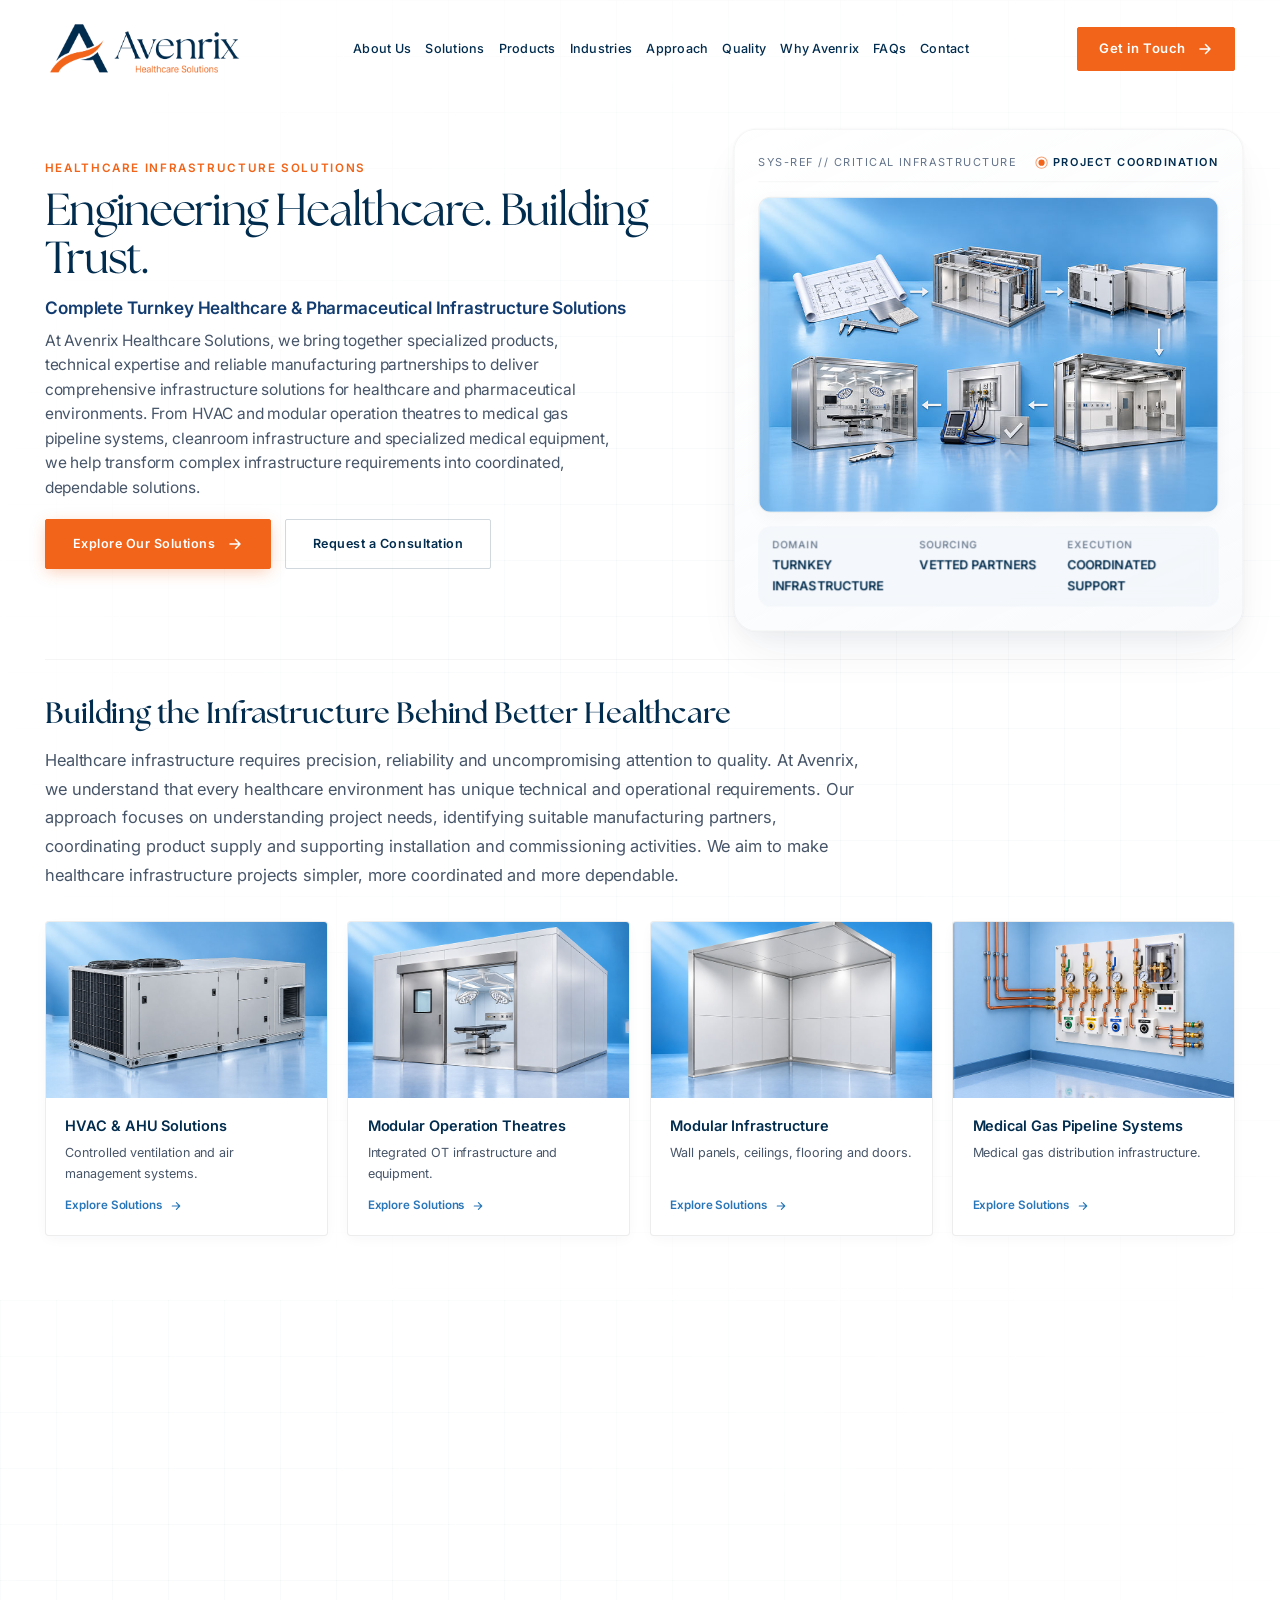
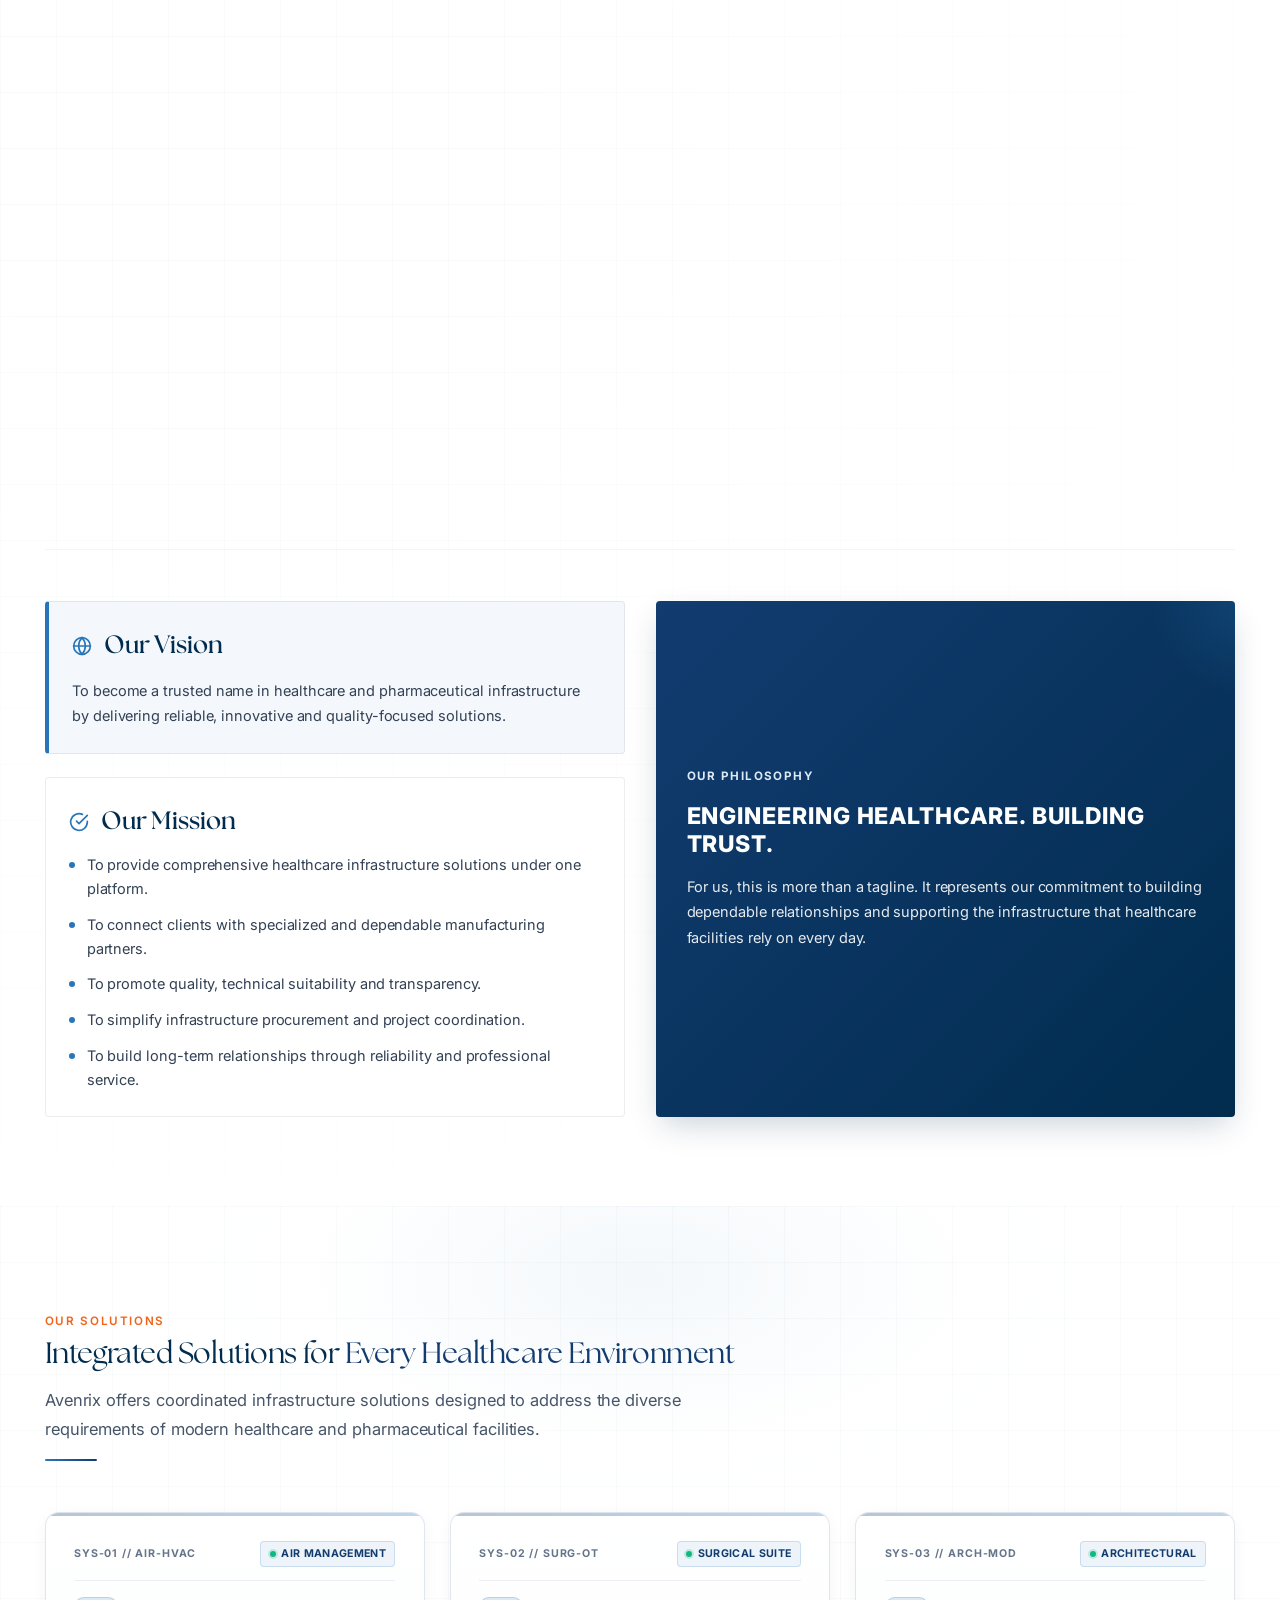
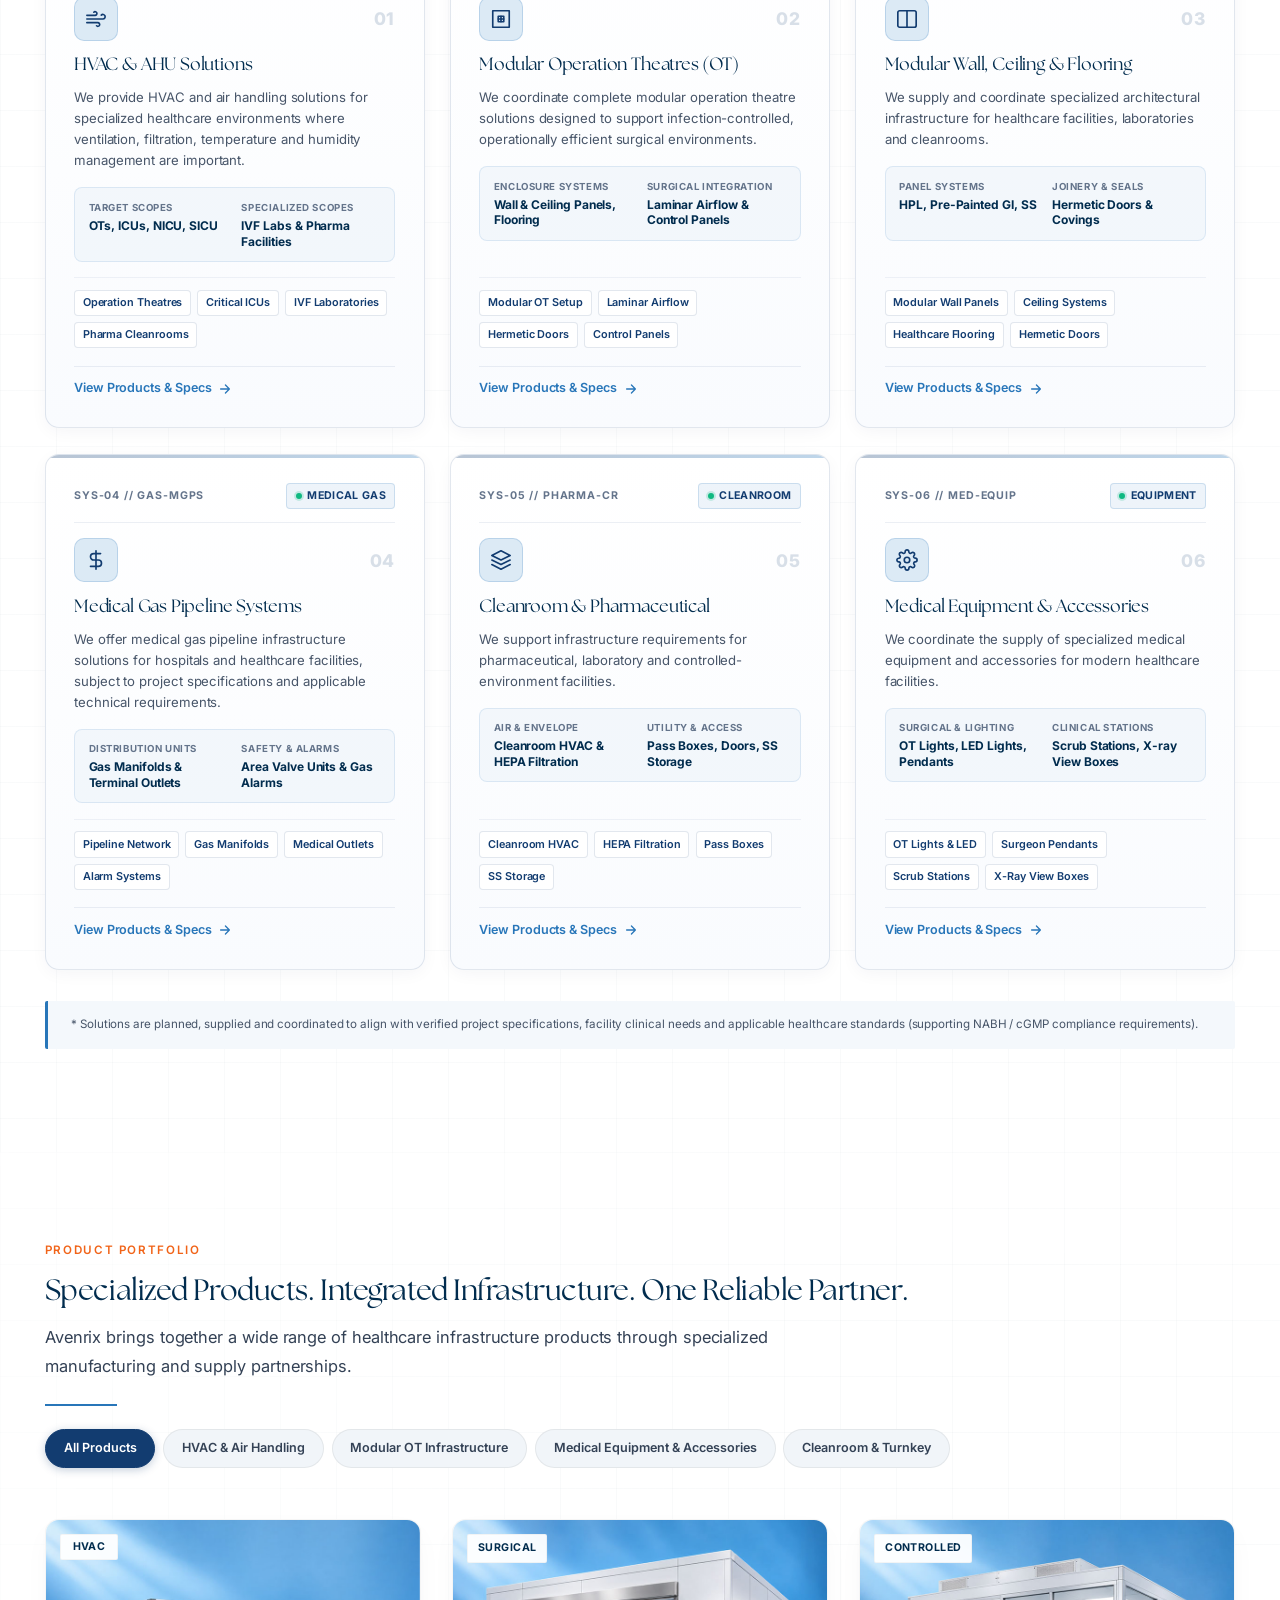
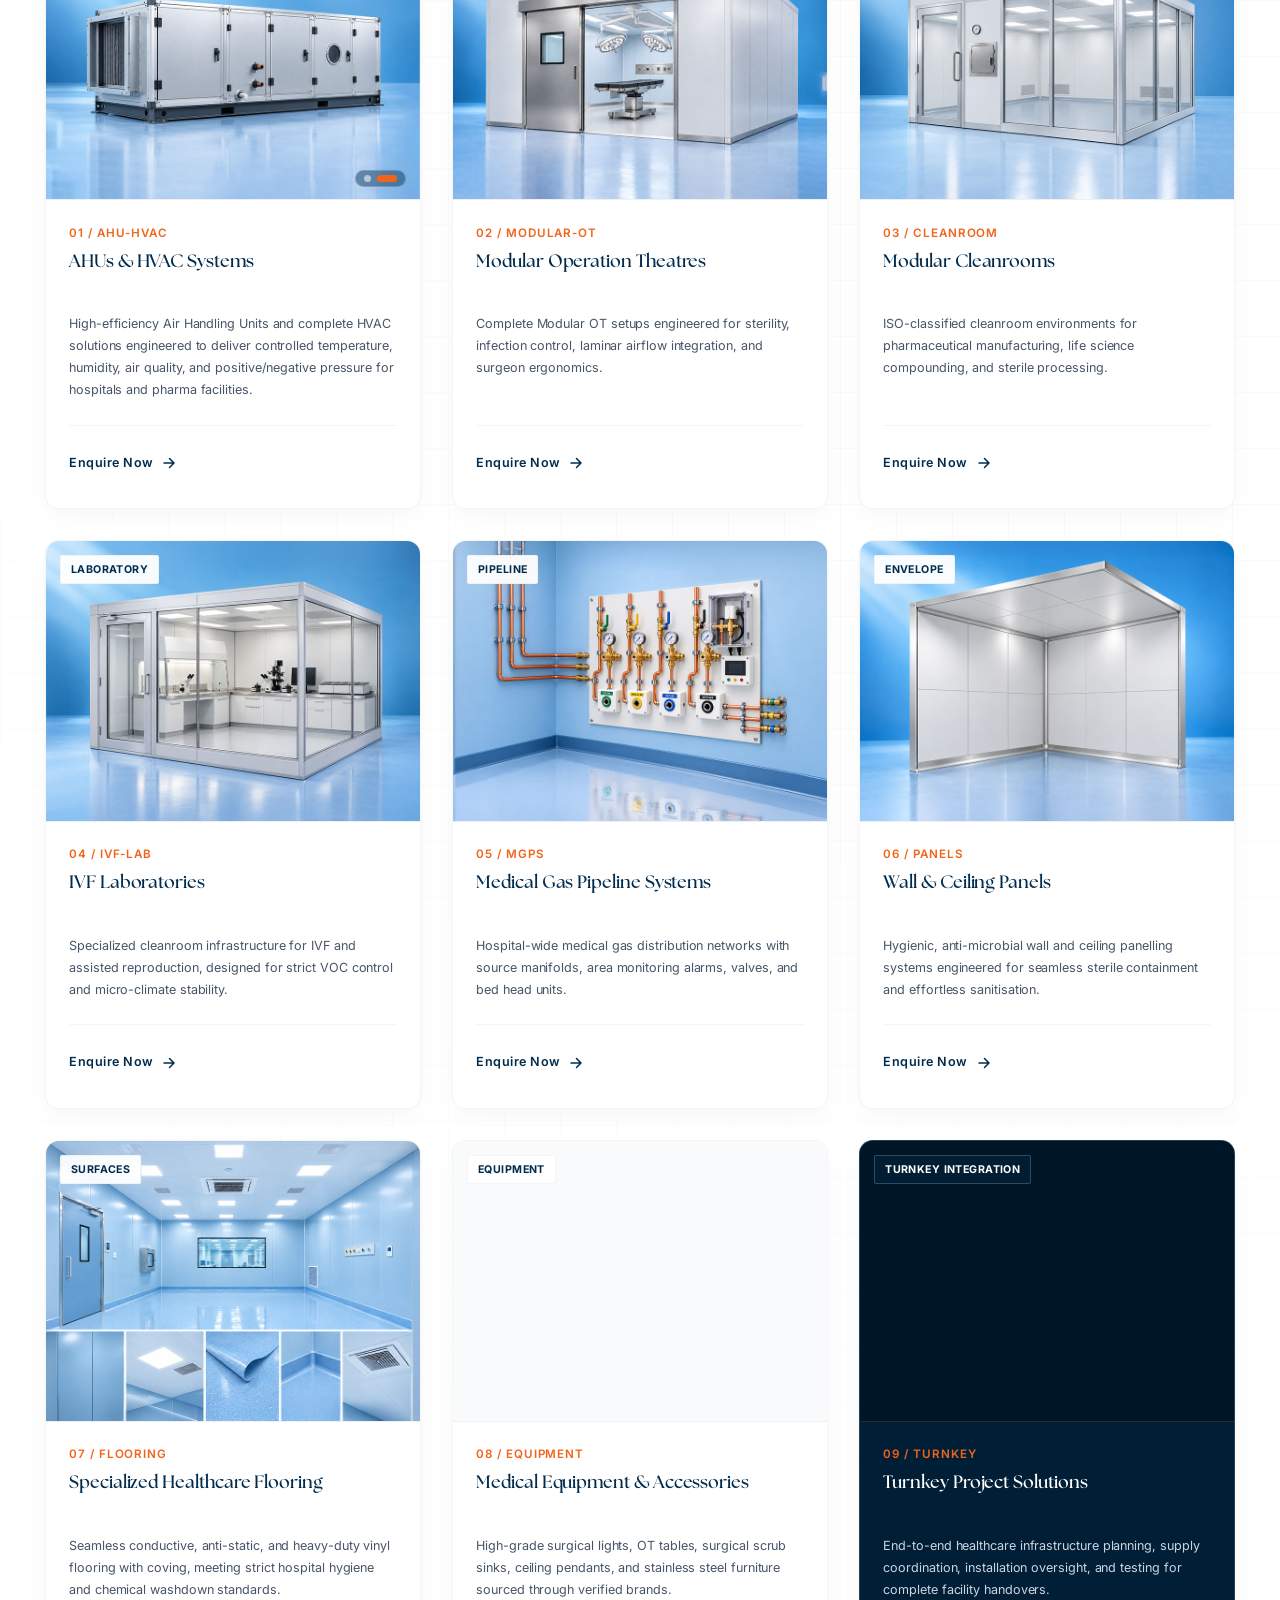
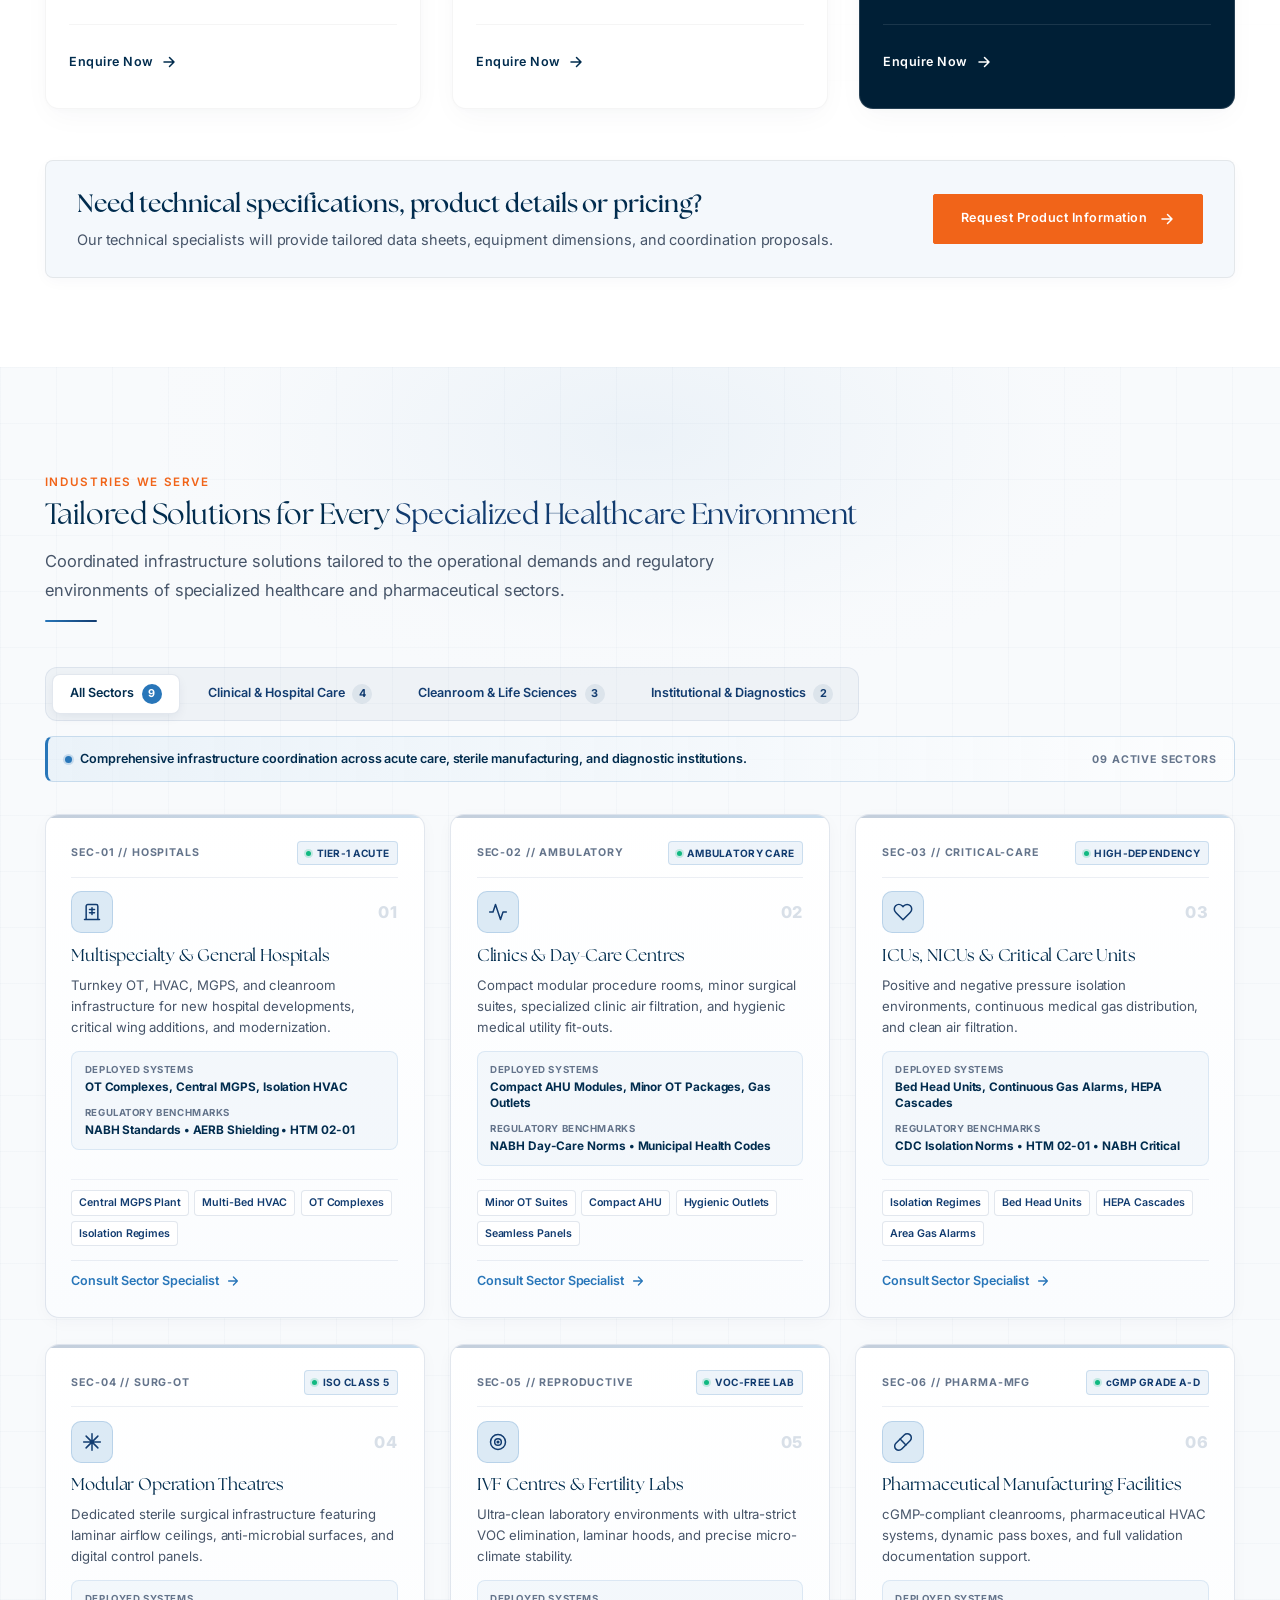
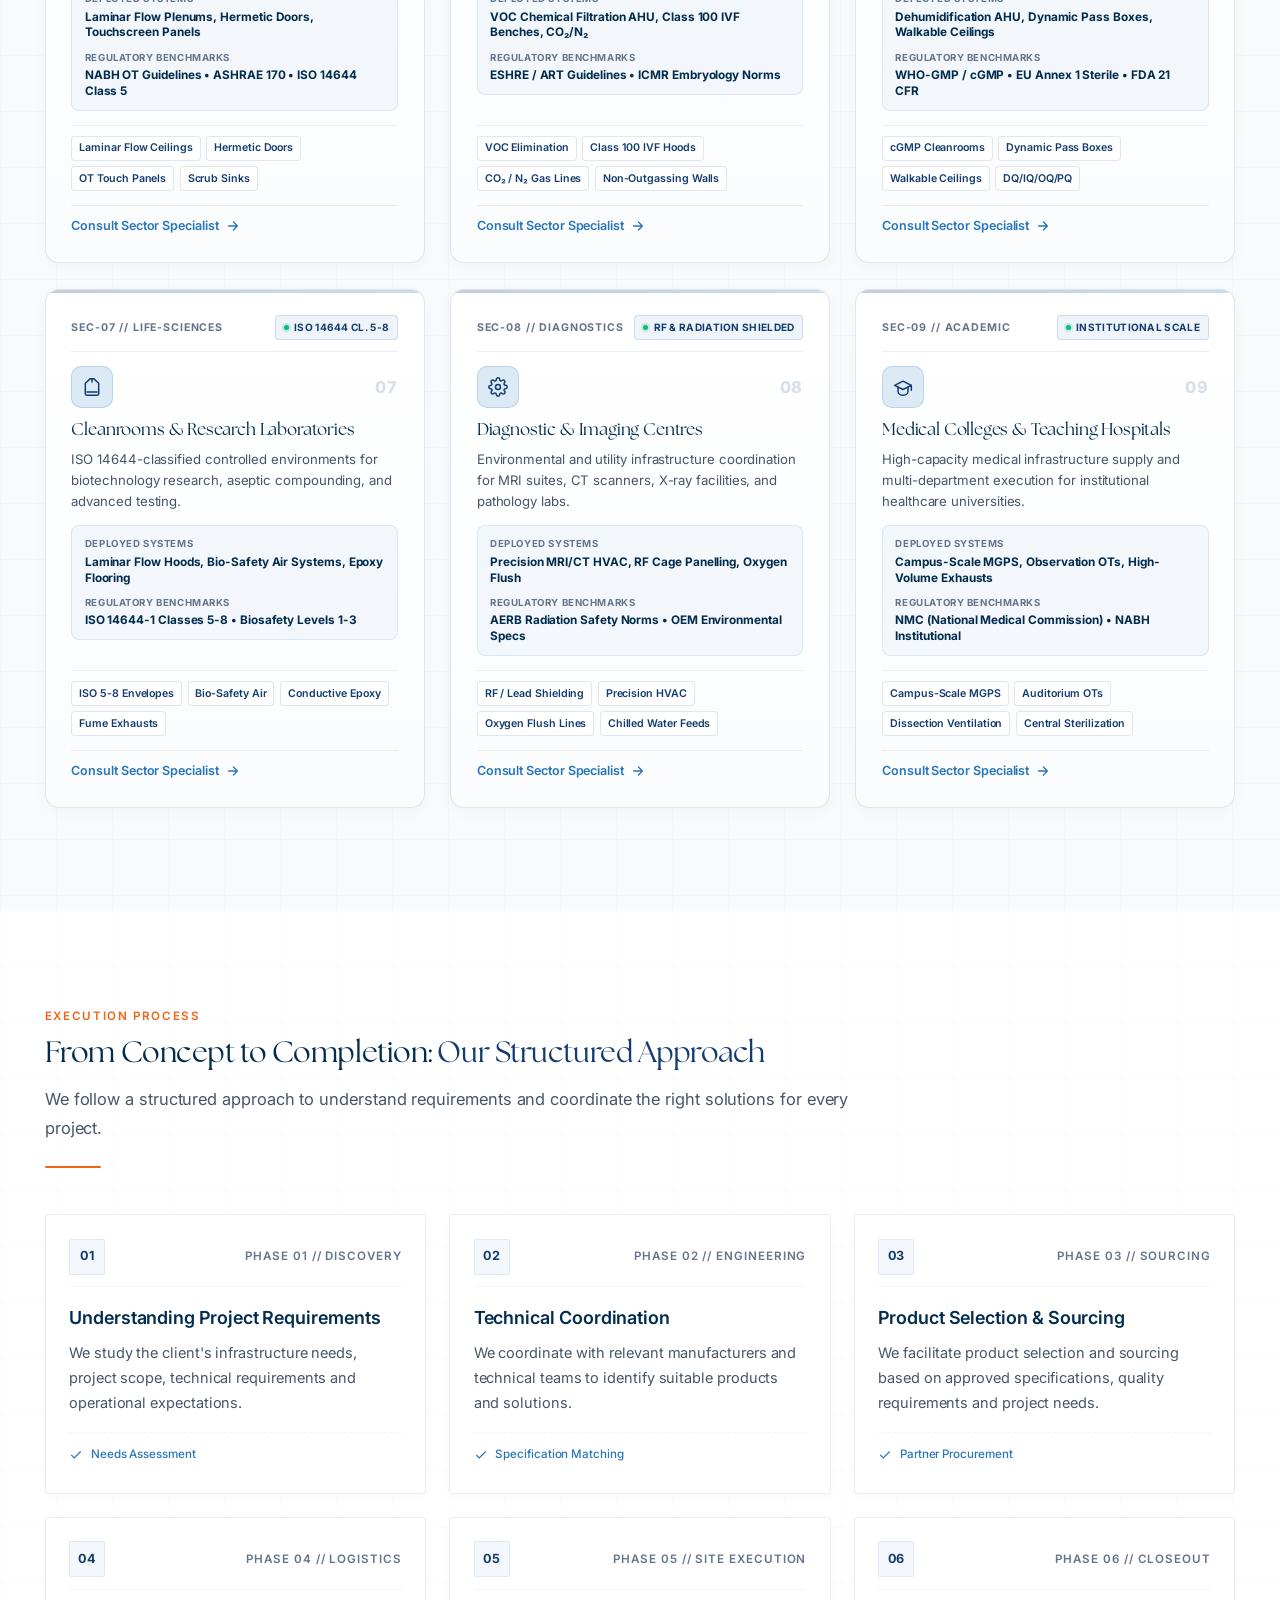
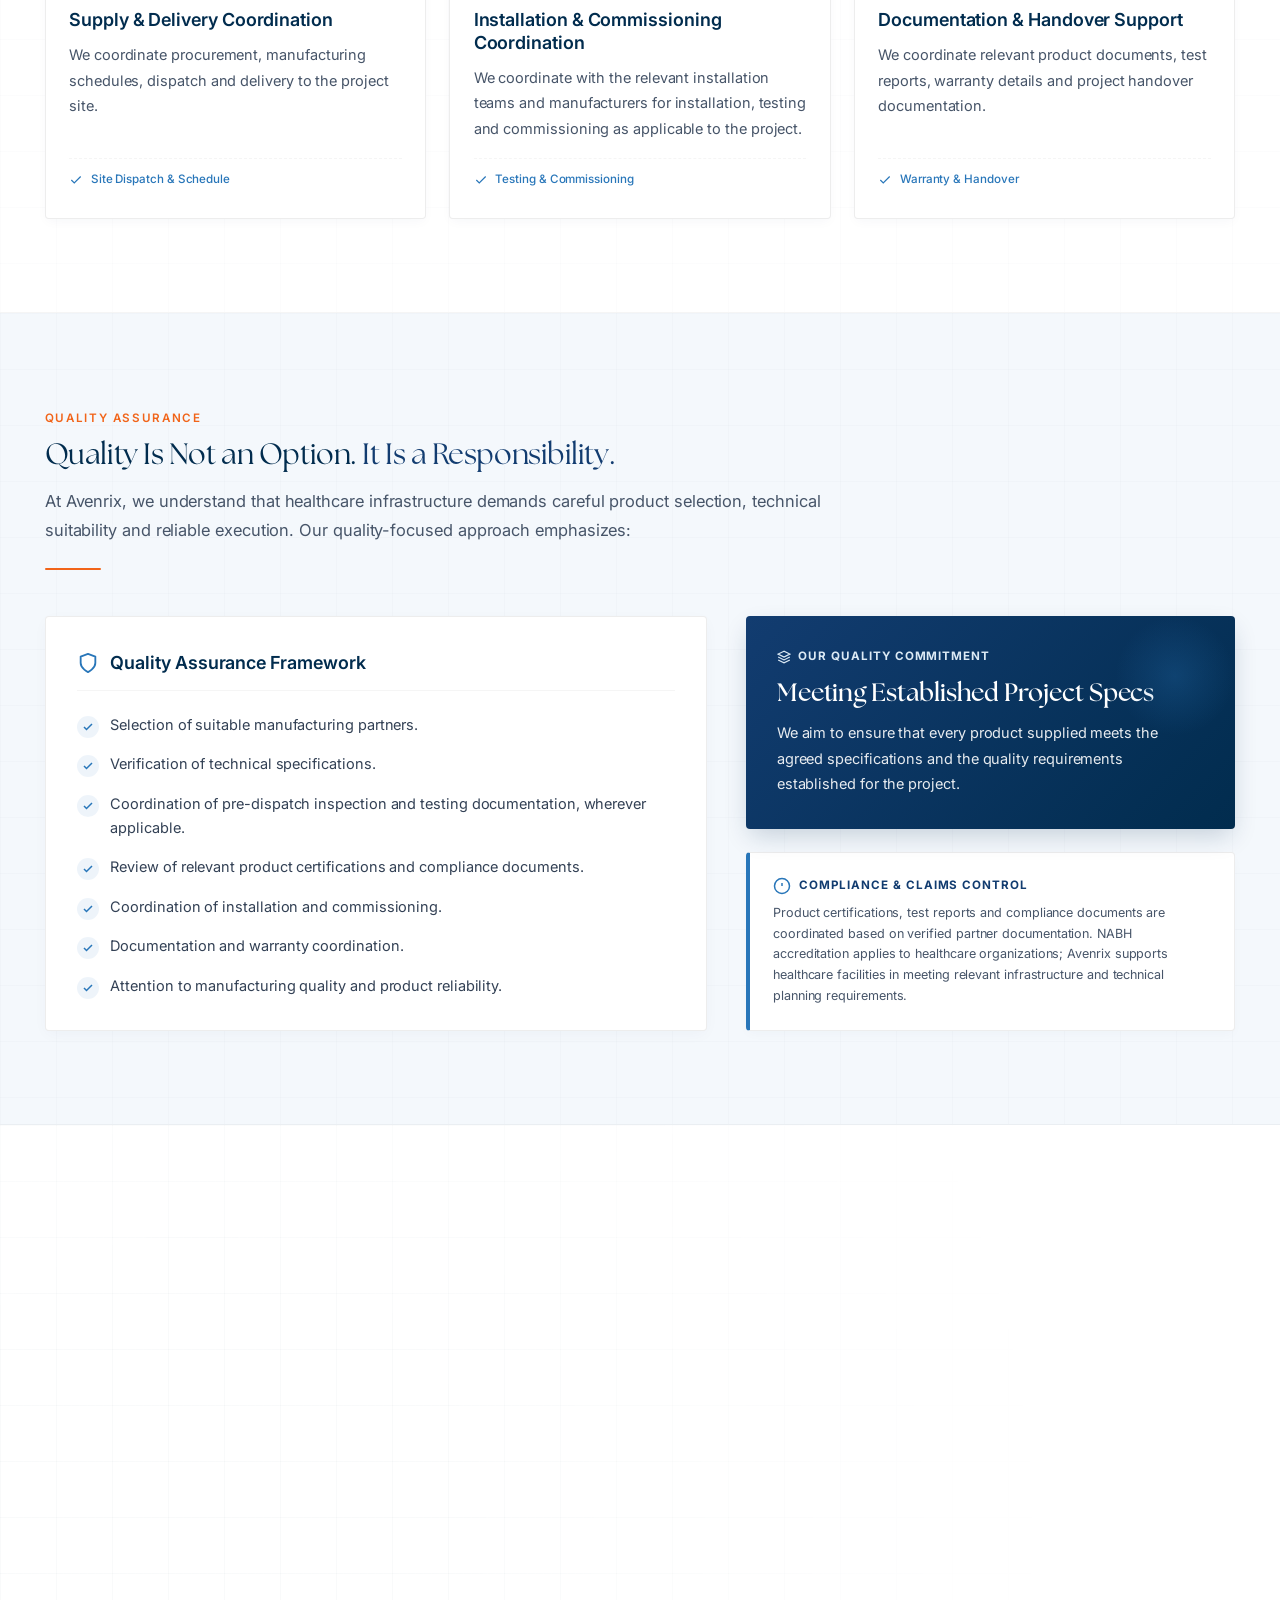
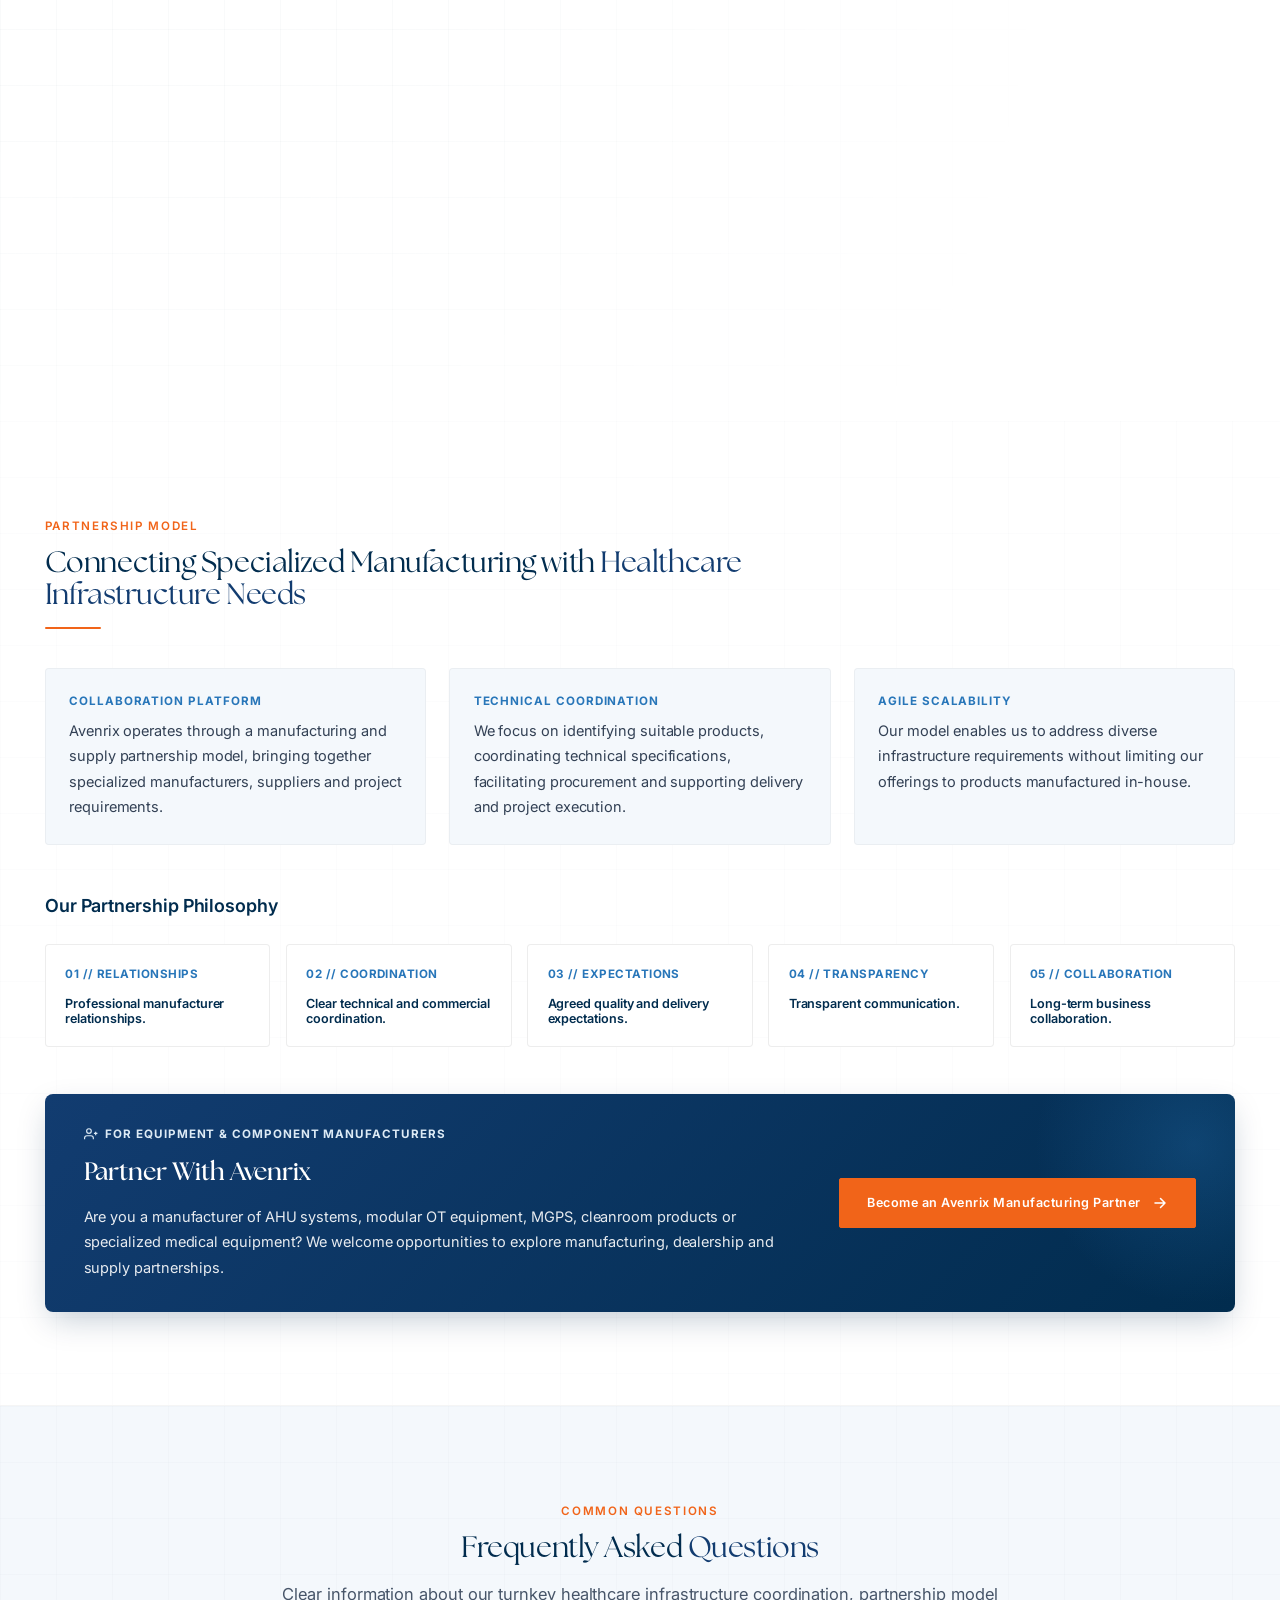
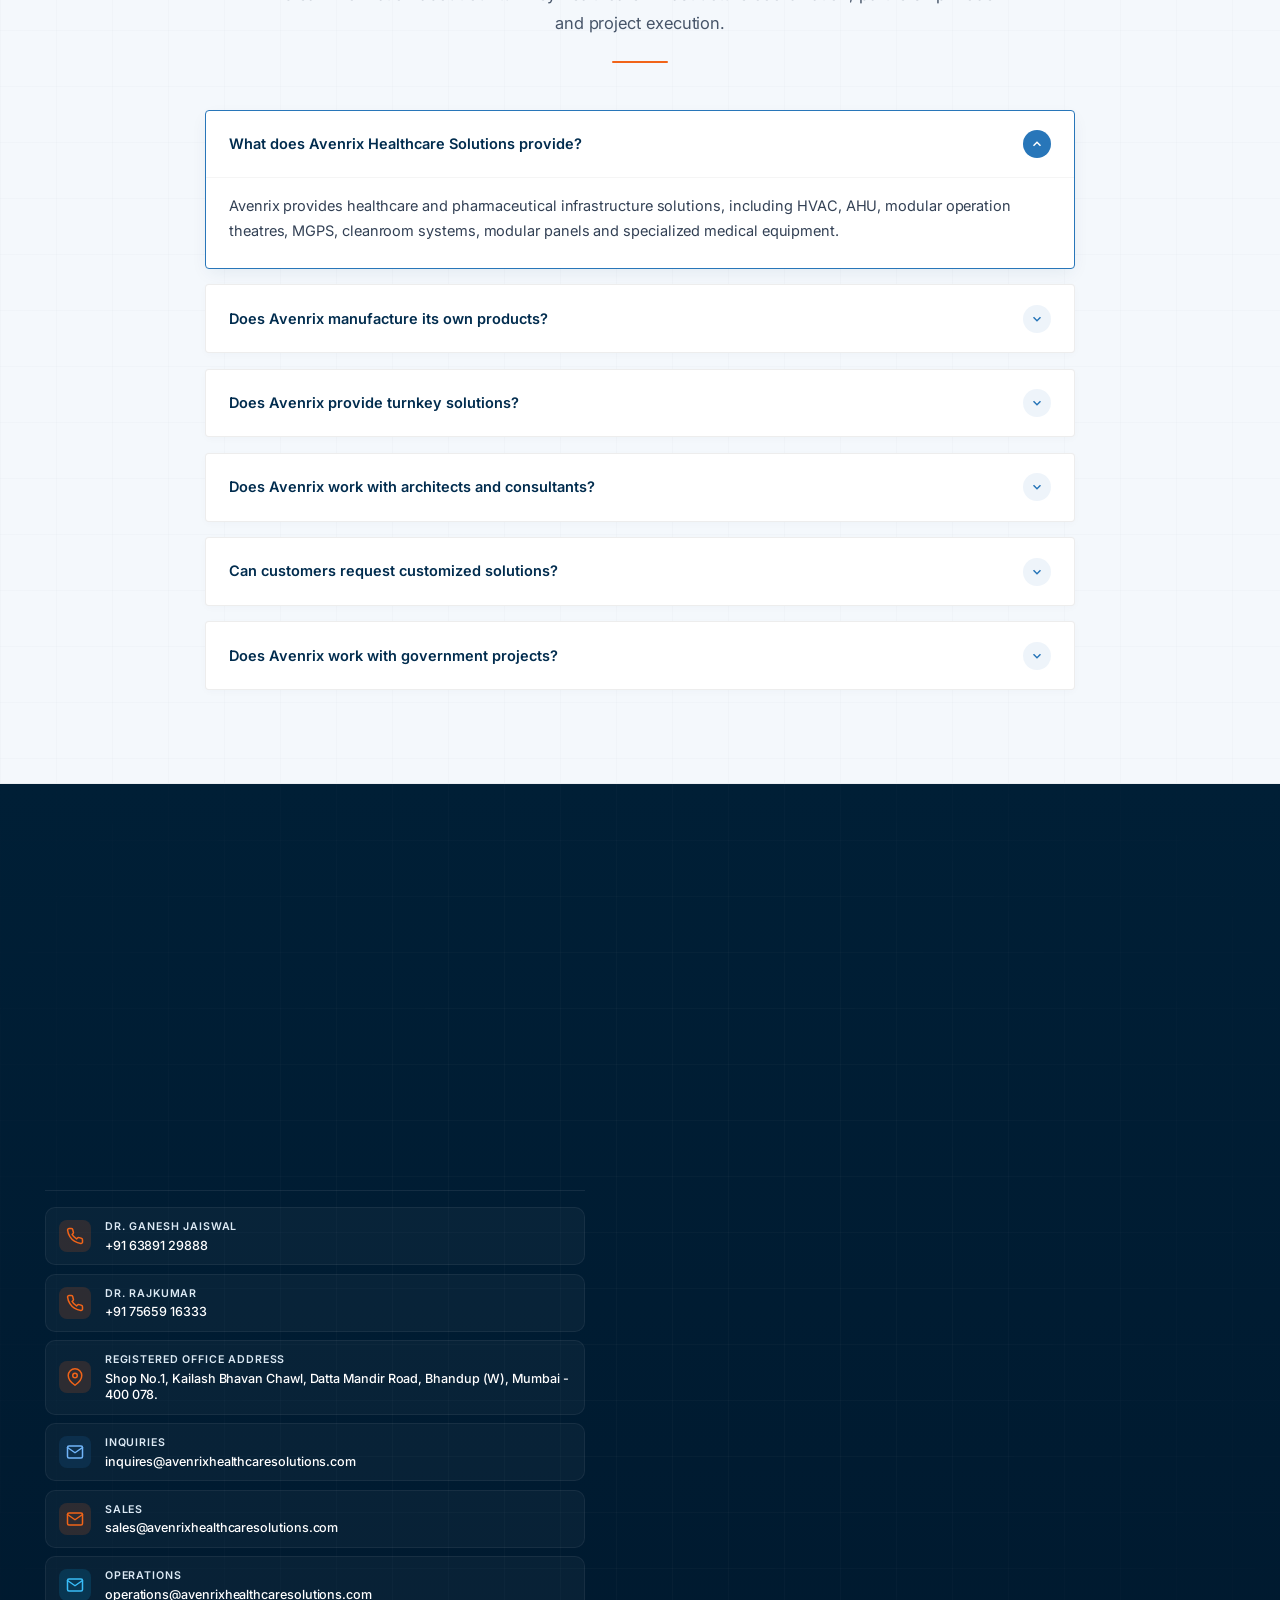
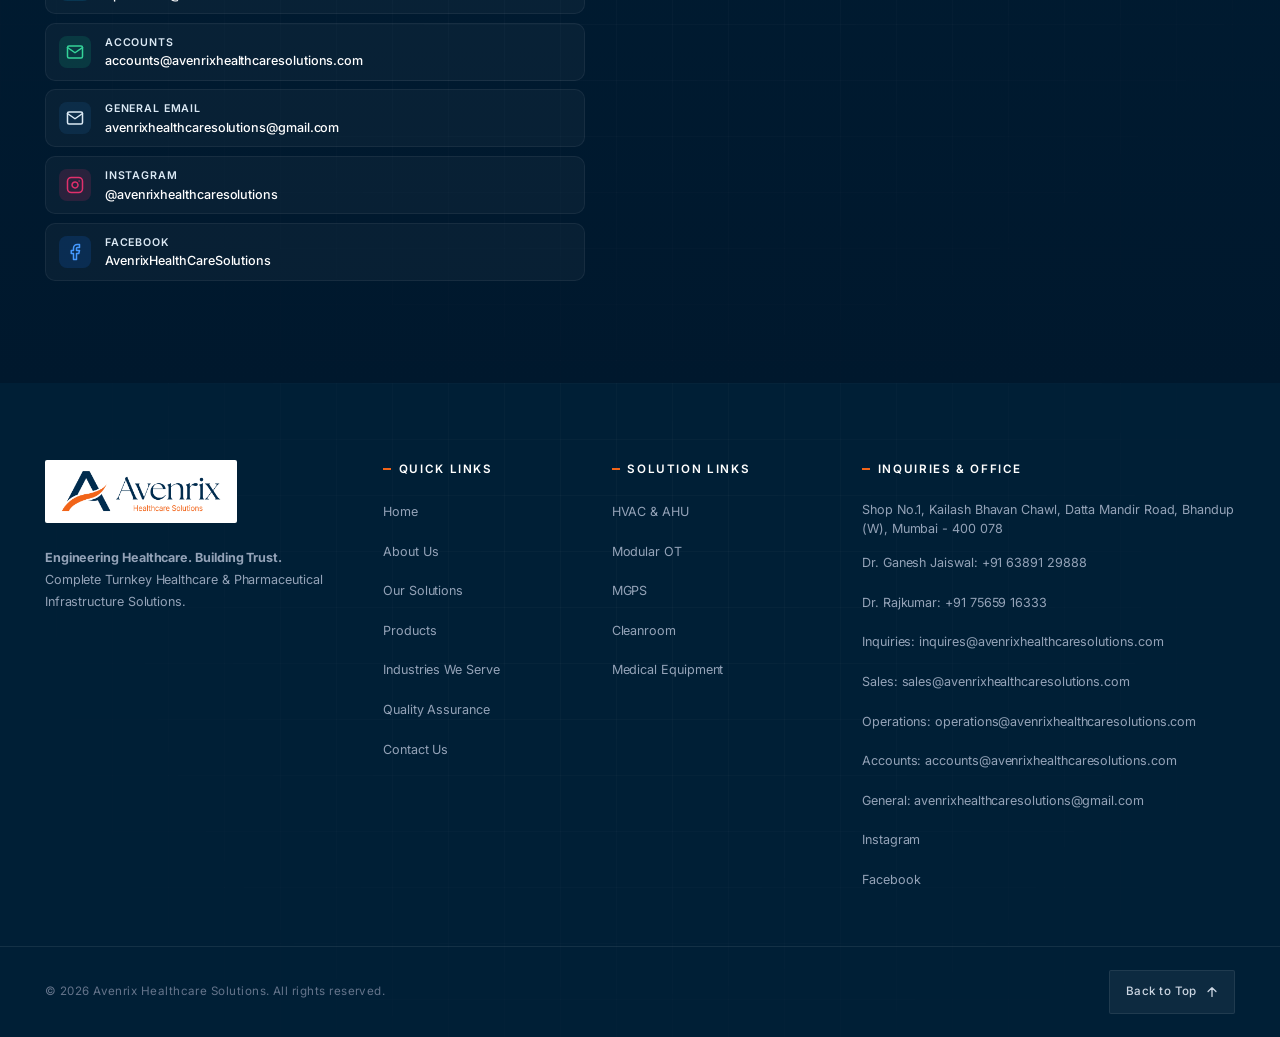
<file: index.html>
<!DOCTYPE html>
<html lang="en">
<head>
  <meta charset="UTF-8">
  <meta name="viewport" content="width=device-width, initial-scale=1.0">
  <meta name="description" content="Avenrix Healthcare Solutions coordinates turnkey healthcare and pharmaceutical infrastructure solutions, including HVAC, modular OT, MGPS, cleanroom systems and medical equipment.">
  <meta name="theme-color" content="#123C70">
  <title>Avenrix Healthcare Solutions | Turnkey Healthcare Infrastructure</title>

  <!-- Favicon -->
  <link rel="icon" type="image/png" href="images/Avenrix Logo Vertical.png">

  <!-- Preload Essential Fonts -->
  <link rel="preload" href="fonts/TheSeasons-Reg.otf" as="font" type="font/otf" crossorigin>
  <link rel="preload" href="fonts/Inter-VariableFont_opsz,wght.ttf" as="font" type="font/ttf" crossorigin>

  <!-- Core Stylesheets -->
  <link rel="stylesheet" href="css/fonts.css">
  <link rel="stylesheet" href="css/design-system.css">
  <link rel="stylesheet" href="css/header.css">
  <link rel="stylesheet" href="css/hero.css">
  <link rel="stylesheet" href="css/about.css">
  <link rel="stylesheet" href="css/solutions.css">
  <link rel="stylesheet" href="css/products.css">
  <link rel="stylesheet" href="css/industries.css">
  <link rel="stylesheet" href="css/approach.css">
  <link rel="stylesheet" href="css/quality.css">
  <link rel="stylesheet" href="css/values.css">
  <link rel="stylesheet" href="css/partnerships.css">
  <link rel="stylesheet" href="css/faqs.css">
  <link rel="stylesheet" href="css/contact.css">
  <link rel="stylesheet" href="css/footer.css">
</head>
<body>
  <!-- Accessible Skip to Main Content Link -->
  <a href="#mainContent" class="avx-skip-link">Skip to main content</a>


  <!-- ======================================================================
       HEADER & NAVIGATION
       ====================================================================== -->
  <header class="avx-header" id="header" role="banner">
    <div class="avx-container avx-header__inner">
      <!-- Brand Logo -->
      <a href="#home" class="avx-header__brand" aria-label="Avenrix Healthcare Solutions Home">
        <img 
          src="images/Avenrix Logo Horizontal.png" 
          alt="Avenrix Healthcare Solutions" 
          class="avx-header__logo avx-header__logo--desktop" 
          width="200" 
          height="54"
          decoding="async"
        >
        <img 
          src="images/Avenrix Logo Vertical.png" 
          alt="Avenrix Healthcare Solutions" 
          class="avx-header__logo avx-header__logo--mobile" 
          width="60" 
          height="44"
          decoding="async"
        >
      </a>

      <!-- Desktop Navigation Menu -->
      <nav class="avx-header__nav" aria-label="Primary Navigation">
        <ul class="avx-header__nav-list">
          <li class="avx-header__nav-item"><a href="#about" class="avx-header__nav-link">About Us</a></li>
          <li class="avx-header__nav-item"><a href="#solutions" class="avx-header__nav-link">Solutions</a></li>
          <li class="avx-header__nav-item"><a href="#products" class="avx-header__nav-link">Products</a></li>
          <li class="avx-header__nav-item"><a href="#industries" class="avx-header__nav-link">Industries</a></li>
          <li class="avx-header__nav-item"><a href="#approach" class="avx-header__nav-link">Approach</a></li>
          <li class="avx-header__nav-item"><a href="#quality" class="avx-header__nav-link">Quality</a></li>
          <li class="avx-header__nav-item"><a href="#why-avenrix" class="avx-header__nav-link">Why Avenrix</a></li>
          <li class="avx-header__nav-item"><a href="#faqs" class="avx-header__nav-link">FAQs</a></li>
          <li class="avx-header__nav-item"><a href="#contact" class="avx-header__nav-link">Contact</a></li>
        </ul>
      </nav>

      <!-- Desktop Header Actions & Mobile Hamburger -->
      <div class="avx-header__actions">
        <a href="#contact" class="avx-btn avx-btn--primary avx-header__cta">
          <span>Get in Touch</span>
          <svg class="avx-icon" width="16" height="16" viewBox="0 0 16 16" fill="none" aria-hidden="true">
            <path d="M3 8H13M13 8L8.5 3.5M13 8L8.5 12.5" stroke="currentColor" stroke-width="1.5" stroke-linecap="round" stroke-linejoin="round"/>
          </svg>
        </a>

        <!-- Accessible Hamburger Button -->
        <button 
          class="avx-header__toggle" 
          id="menuToggle" 
          aria-label="Open Navigation Menu" 
          aria-expanded="false" 
          aria-controls="mobileDrawer"
        >
          <span class="avx-header__toggle-bar"></span>
          <span class="avx-header__toggle-bar"></span>
          <span class="avx-header__toggle-bar"></span>
        </button>
      </div>
    </div>
  </header>

  <!-- Mobile Off-Canvas Drawer Backdrop -->
  <div class="avx-drawer-backdrop" id="drawerBackdrop" aria-hidden="true"></div>

  <!-- Mobile Off-Canvas Drawer -->
  <aside 
    class="avx-drawer" 
    id="mobileDrawer" 
    role="dialog" 
    aria-modal="true" 
    aria-label="Mobile Navigation Drawer" 
    aria-hidden="true"
  >
    <div class="avx-drawer__header">
      <a href="#home" class="avx-drawer__brand" aria-label="Avenrix Healthcare Solutions Home">
        <div class="avx-drawer__logo-badge">
          <img 
            src="images/Avenrix Logo Horizontal.png" 
            alt="Avenrix Healthcare Solutions" 
            class="avx-drawer__logo" 
            width="120" 
            height="32"
            decoding="async"
          >
        </div>
      </a>
      <button 
        type="button"
        class="avx-drawer__close" 
        id="drawerClose" 
        aria-label="Close Navigation Menu"
      >
        <svg class="avx-drawer__close-icon" width="20" height="20" viewBox="0 0 20 20" fill="none" aria-hidden="true">
          <path d="M15 5L5 15M5 5L15 15" stroke="currentColor" stroke-width="1.8" stroke-linecap="round" stroke-linejoin="round"/>
        </svg>
      </button>
    </div>
    <div class="avx-drawer__content">
      <nav class="avx-drawer__nav" aria-label="Mobile Menu Links">
        <ul class="avx-drawer__list">
        <li class="avx-drawer__item"><a href="#home" class="avx-drawer__link is-active">01. Home</a></li>
        <li class="avx-drawer__item"><a href="#about" class="avx-drawer__link">02. About Us</a></li>
        <li class="avx-drawer__item"><a href="#solutions" class="avx-drawer__link">03. Our Solutions</a></li>
        <li class="avx-drawer__item"><a href="#products" class="avx-drawer__link">04. Products</a></li>
        <li class="avx-drawer__item"><a href="#industries" class="avx-drawer__link">05. Industries We Serve</a></li>
        <li class="avx-drawer__item"><a href="#approach" class="avx-drawer__link">06. Our Approach</a></li>
        <li class="avx-drawer__item"><a href="#quality" class="avx-drawer__link">07. Quality Assurance</a></li>
        <li class="avx-drawer__item"><a href="#why-avenrix" class="avx-drawer__link">08. Why Avenrix</a></li>
        <li class="avx-drawer__item"><a href="#partnerships" class="avx-drawer__link">09. Partnerships</a></li>
        <li class="avx-drawer__item"><a href="#faqs" class="avx-drawer__link">10. FAQs</a></li>
        <li class="avx-drawer__item"><a href="#contact" class="avx-drawer__link">11. Contact Us</a></li>
      </ul>
      </nav>
    </div>
    <div class="avx-drawer__footer">
      <a href="#contact" class="avx-btn avx-btn--primary avx-drawer__cta">
        <span>Get in Touch</span>
      </a>
    </div>
  </aside>

  <!-- ======================================================================
       MAIN CONTENT: HERO
       ====================================================================== -->
  <main id="mainContent" role="main">
        <!-- ======================================================================
         SECTION 01: HOME
         ====================================================================== -->
    <section class="avx-hero" id="home" aria-label="Hero Introduction">
      <!-- Architectural Grid Decorative Background -->
      <div class="avx-hero__grid-bg" aria-hidden="true"></div>

      <div class="avx-container avx-hero__container">
        <div class="avx-hero__layout">
          <!-- Left Column: Editorial Headline & Copy -->
          <div class="avx-hero__content">
            <div class="avx-hero__eyebrow avx-eyebrow">
              <span>Healthcare Infrastructure Solutions</span>
            </div>
            
            <h1 class="avx-hero__title">
              Engineering Healthcare. <span class="avx-hero__title-accent">Building Trust.</span>
            </h1>

            <p class="avx-hero__tagline">
              Complete Turnkey Healthcare &amp; Pharmaceutical Infrastructure Solutions
            </p>

            <p class="avx-hero__desc">
              At Avenrix Healthcare Solutions, we bring together specialized products, technical expertise and reliable manufacturing partnerships to deliver comprehensive infrastructure solutions for healthcare and pharmaceutical environments. From HVAC and modular operation theatres to medical gas pipeline systems, cleanroom infrastructure and specialized medical equipment, we help transform complex infrastructure requirements into coordinated, dependable solutions.
            </p>

            <div class="avx-hero__ctas">
              <a href="#solutions" class="avx-btn avx-btn--primary avx-hero__btn-primary">
                <span>Explore Our Solutions</span>
                <svg class="avx-icon" width="16" height="16" viewBox="0 0 16 16" fill="none" aria-hidden="true">
                  <path d="M3 8H13M13 8L8.5 3.5M13 8L8.5 12.5" stroke="currentColor" stroke-width="1.5" stroke-linecap="round" stroke-linejoin="round"/>
                </svg>
              </a>
              <a href="#contact" class="avx-btn avx-btn--secondary avx-hero__btn-secondary">
                <span>Request a Consultation</span>
              </a>
            </div>
          </div>

          <!-- Right Column: Precision Technical Visual Frame -->
          <div class="avx-hero__visual-wrapper">
            <div class="avx-hero__visual" id="heroVisual">
              <!-- Card Header Bar -->
              <div class="avx-hero__visual-meta">
                <span class="avx-hero__visual-id">SYS-REF // CRITICAL INFRASTRUCTURE</span>
                <span class="avx-hero__visual-status">
                  <span class="avx-hero__status-pulse" aria-hidden="true"></span>
                  <span>PROJECT COORDINATION</span>
                </span>
              </div>

              <!-- Schematic Graphic Container -->
              <div class="avx-hero__schematic">
                <img 
                  src="images/hero.jpg" 
                  alt="Avenrix Healthcare Infrastructure Solutions Overview" 
                  class="avx-hero__schematic-img" 
                  width="800" 
                  height="600"
                  decoding="async"
                >
              </div>

              <!-- Technical Specification Footer -->
              <div class="avx-hero__visual-spec">
                <div class="avx-hero__spec-item">
                  <span class="avx-hero__spec-label">DOMAIN</span>
                  <span class="avx-hero__spec-val">TURNKEY INFRASTRUCTURE</span>
                </div>
                <div class="avx-hero__spec-item">
                  <span class="avx-hero__spec-label">SOURCING</span>
                  <span class="avx-hero__spec-val">VETTED PARTNERS</span>
                </div>
                <div class="avx-hero__spec-item">
                  <span class="avx-hero__spec-label">EXECUTION</span>
                  <span class="avx-hero__spec-val">COORDINATED SUPPORT</span>
                </div>
              </div>
            </div>
          </div>
        </div>

        <!-- Homepage Introduction & Highlight Cards (Section 4.1) -->
        <div class="avx-hero-intro">
          <div class="avx-hero-intro__header">
            <h2 class="avx-hero-intro__title">Building the Infrastructure Behind Better Healthcare</h2>
            <p class="avx-hero-intro__lead">
              Healthcare infrastructure requires precision, reliability and uncompromising attention to quality. At Avenrix, we understand that every healthcare environment has unique technical and operational requirements. Our approach focuses on understanding project needs, identifying suitable manufacturing partners, coordinating product supply and supporting installation and commissioning activities. We aim to make healthcare infrastructure projects simpler, more coordinated and more dependable.
            </p>
          </div>

          <div class="avx-hero-intro__grid" role="list">
            <a href="#solutions" class="avx-intro-card" role="listitem">
              <div class="avx-intro-card__media">
                <img src="images/products/02 AHU - Air Handling Unit.jpg" alt="HVAC & AHU Solutions" class="avx-intro-card__img" loading="lazy" decoding="async">
              </div>
              <div class="avx-intro-card__body">
                <h3 class="avx-intro-card__title">HVAC &amp; AHU Solutions</h3>
                <p class="avx-intro-card__desc">Controlled ventilation and air management systems.</p>
                <span class="avx-intro-card__link">
                  <span>Explore Solutions</span>
                  <svg viewBox="0 0 16 16" fill="none"><path d="M3 8H13M13 8L8.5 3.5M13 8L8.5 12.5" stroke="currentColor" stroke-width="1.5" stroke-linecap="round" stroke-linejoin="round"/></svg>
                </span>
              </div>
            </a>

            <a href="#solutions" class="avx-intro-card" role="listitem">
              <div class="avx-intro-card__media">
                <img src="images/products/04 Modulalr Operation Theater.jpg" alt="Modular Operation Theatres" class="avx-intro-card__img" loading="lazy" decoding="async">
              </div>
              <div class="avx-intro-card__body">
                <h3 class="avx-intro-card__title">Modular Operation Theatres</h3>
                <p class="avx-intro-card__desc">Integrated OT infrastructure and equipment.</p>
                <span class="avx-intro-card__link">
                  <span>Explore Solutions</span>
                  <svg viewBox="0 0 16 16" fill="none"><path d="M3 8H13M13 8L8.5 3.5M13 8L8.5 12.5" stroke="currentColor" stroke-width="1.5" stroke-linecap="round" stroke-linejoin="round"/></svg>
                </span>
              </div>
            </a>

            <a href="#solutions" class="avx-intro-card" role="listitem">
              <div class="avx-intro-card__media">
                <img src="images/products/08 Wall & Ceiling Panels.jpg" alt="Modular Infrastructure" class="avx-intro-card__img" loading="lazy" decoding="async">
              </div>
              <div class="avx-intro-card__body">
                <h3 class="avx-intro-card__title">Modular Infrastructure</h3>
                <p class="avx-intro-card__desc">Wall panels, ceilings, flooring and doors.</p>
                <span class="avx-intro-card__link">
                  <span>Explore Solutions</span>
                  <svg viewBox="0 0 16 16" fill="none"><path d="M3 8H13M13 8L8.5 3.5M13 8L8.5 12.5" stroke="currentColor" stroke-width="1.5" stroke-linecap="round" stroke-linejoin="round"/></svg>
                </span>
              </div>
            </a>

            <a href="#solutions" class="avx-intro-card" role="listitem">
              <div class="avx-intro-card__media">
                <img src="images/products/07 Medical Gas Pipeline System.jpg" alt="Medical Gas Pipeline Systems" class="avx-intro-card__img" loading="lazy" decoding="async">
              </div>
              <div class="avx-intro-card__body">
                <h3 class="avx-intro-card__title">Medical Gas Pipeline Systems</h3>
                <p class="avx-intro-card__desc">Medical gas distribution infrastructure.</p>
                <span class="avx-intro-card__link">
                  <span>Explore Solutions</span>
                  <svg viewBox="0 0 16 16" fill="none"><path d="M3 8H13M13 8L8.5 3.5M13 8L8.5 12.5" stroke="currentColor" stroke-width="1.5" stroke-linecap="round" stroke-linejoin="round"/></svg>
                </span>
              </div>
            </a>
          </div>
        </div>
      </div>
    </section>

    <!-- ======================================================================
         SECTION 01: ABOUT AVENRIX
         ====================================================================== -->
        <!-- ======================================================================
         SECTION 02: ABOUT AVENRIX
         ====================================================================== -->
    <section class="avx-about" id="about" aria-label="About Avenrix Healthcare Solutions">
      <!-- Subtle Architectural Watermark Grid -->
      <div class="avx-about__bg-grid" aria-hidden="true"></div>

      <div class="avx-container avx-about__container">
        <!-- Top Editorial Block -->
        <div class="avx-about__header">
          <div class="avx-about__meta">
            <div class="avx-eyebrow avx-about__eyebrow">
              <span>About Avenrix</span>
            </div>
          </div>

          <h2 class="avx-about__title">
            Your Trusted Healthcare &amp; Pharmaceutical <span class="avx-about__title-accent">Infrastructure Solutions Provider</span>
          </h2>

          <div class="avx-about__accent-rule" aria-hidden="true"></div>
        </div>

        <!-- Asymmetric Editorial Body Layout (Who We Are per 4.2) -->
        <div class="avx-about__layout">
          <!-- Left Column: Who We Are Structured Narrative -->
          <div class="avx-about__narrative">
            <div class="avx-about__lead-card">
              <p class="avx-about__lead-text" style="font-weight: 500; font-size: 1.05rem; color: var(--avx-navy); margin-bottom: var(--avx-space-4);">
                Avenrix Healthcare Solutions is a healthcare infrastructure solutions company focused on delivering integrated products and turnkey solutions for hospitals, pharmaceutical facilities and specialized healthcare environments.
              </p>
              <p class="avx-about__lead-text" style="color: var(--avx-slate-700); margin-bottom: var(--avx-space-4);">
                We bring together specialized manufacturers, technical resources and project coordination to address diverse infrastructure requirements under one platform.
              </p>
              <p class="avx-about__lead-text" style="color: var(--avx-slate-700); margin-bottom: var(--avx-space-4);">
                Our approach is built around understanding client requirements, sourcing suitable products, coordinating with manufacturing partners and supporting project execution.
              </p>
              <p class="avx-about__lead-text" style="color: var(--avx-slate-700); margin: 0;">
                We believe that dependable healthcare infrastructure begins with the right products, the right technical approach and the right partnerships.
              </p>
            </div>

            <!-- Single-Point Project Accountability -->
            <div class="avx-about__execution" style="margin-top: var(--avx-space-6);">
              <div class="avx-about__execution-header">
                <svg class="avx-icon" width="20" height="20" viewBox="0 0 20 20" fill="none" aria-hidden="true">
                  <path d="M10 2V6M10 14V18M2 10H6M14 10H18M4.93 4.93L7.76 7.76M12.24 12.24L15.07 15.07M4.93 15.07L7.76 12.24M12.24 7.76L15.07 4.93" stroke="var(--avx-blue)" stroke-width="1.8" stroke-linecap="round"/>
                </svg>
                <h3 class="avx-about__execution-title" style="margin: 0;">Turnkey Coordination &amp; Execution</h3>
              </div>
              <p class="avx-about__execution-text">
                From initial project scope review and specification alignment to product sourcing, delivery coordination and commissioning support, we provide coordinated infrastructure execution tailored to project requirements.
              </p>
            </div>
          </div>

          <!-- Right Column: Architectural Visual Frame -->
          <div class="avx-about__visual-col">
            <div class="avx-about__media">
              <div class="avx-about__media-meta">
                <span>ARCH-REF // INFRASTRUCTURE MODEL</span>
                <span class="avx-about__media-status">
                  <span class="avx-about__media-dot" aria-hidden="true"></span>
                  <span>SYSTEM CROSS-SECTION</span>
                </span>
              </div>

              <div class="avx-about__image-frame">
                <img 
                  src="images/aboutus.jpg" 
                  alt="Avenrix Critical Healthcare Infrastructure and Modular Cleanroom Installation" 
                  class="avx-about__image" 
                  width="800" 
                  height="600"
                  loading="lazy"
                  decoding="async"
                >
              </div>

              <div class="avx-about__media-specs">
                <div class="avx-about__spec-col">
                  <span class="avx-about__spec-label">MODEL</span>
                  <span class="avx-about__spec-val">Sourcing &amp; Coordination</span>
                </div>
                <div class="avx-about__spec-col">
                  <span class="avx-about__spec-label">ENVIRONMENTS</span>
                  <span class="avx-about__spec-val">Hospitals &amp; Pharma</span>
                </div>
                <div class="avx-about__spec-col">
                  <span class="avx-about__spec-label">STANDARDS</span>
                  <span class="avx-about__spec-val">Project-Specific Alignment</span>
                </div>
              </div>
            </div>
          </div>
        </div>

        <!-- Vision, Mission & Philosophy (Section 4.2 Approved Copy) -->
        <div class="avx-about__extensions">
          <!-- Left Column: Vision & Mission (All 5 Statements) -->
          <div class="avx-about__vision-mission">
            <!-- Our Vision -->
            <div class="avx-about__vision-card">
              <h3 class="avx-about__block-title">
                <svg width="20" height="20" viewBox="0 0 24 24" fill="none" stroke="currentColor" stroke-width="2" stroke-linecap="round" stroke-linejoin="round"><circle cx="12" cy="12" r="10"/><path d="M12 2a14.5 14.5 0 0 0 0 20 14.5 14.5 0 0 0 0-20"/><path d="M2 12h20"/></svg>
                <span>Our Vision</span>
              </h3>
              <p class="avx-about__vision-text">
                To become a trusted name in healthcare and pharmaceutical infrastructure by delivering reliable, innovative and quality-focused solutions.
              </p>
            </div>

            <!-- Our Mission (All 5 Approved Statements) -->
            <div class="avx-about__mission-card">
              <h3 class="avx-about__block-title">
                <svg width="20" height="20" viewBox="0 0 24 24" fill="none" stroke="currentColor" stroke-width="2" stroke-linecap="round" stroke-linejoin="round"><path d="M22 11.08V12a10 10 0 1 1-5.93-9.14"/><polyline points="22 4 12 14.01 9 11.01"/></svg>
                <span>Our Mission</span>
              </h3>
              <ul class="avx-about__mission-list" role="list">
                <li class="avx-about__mission-item">
                  <span class="avx-about__mission-item-dot" aria-hidden="true"></span>
                  <span>To provide comprehensive healthcare infrastructure solutions under one platform.</span>
                </li>
                <li class="avx-about__mission-item">
                  <span class="avx-about__mission-item-dot" aria-hidden="true"></span>
                  <span>To connect clients with specialized and dependable manufacturing partners.</span>
                </li>
                <li class="avx-about__mission-item">
                  <span class="avx-about__mission-item-dot" aria-hidden="true"></span>
                  <span>To promote quality, technical suitability and transparency.</span>
                </li>
                <li class="avx-about__mission-item">
                  <span class="avx-about__mission-item-dot" aria-hidden="true"></span>
                  <span>To simplify infrastructure procurement and project coordination.</span>
                </li>
                <li class="avx-about__mission-item">
                  <span class="avx-about__mission-item-dot" aria-hidden="true"></span>
                  <span>To build long-term relationships through reliability and professional service.</span>
                </li>
              </ul>
            </div>
          </div>

          <!-- Right Column: Our Philosophy Callout Box (Exact Approved Quote) -->
          <div class="avx-about__philosophy-card">
            <span class="avx-about__philosophy-label">Our Philosophy</span>
            <div class="avx-about__philosophy-headline">
              ENGINEERING HEALTHCARE. BUILDING TRUST.
            </div>
            <p class="avx-about__philosophy-body">
              For us, this is more than a tagline. It represents our commitment to building dependable relationships and supporting the infrastructure that healthcare facilities rely on every day.
            </p>
          </div>
        </div>
      </div>
    </section>

    <!-- ======================================================================
         SECTION 02: OUR SOLUTIONS
         ====================================================================== -->
        <!-- ======================================================================
         SECTION 03: OUR SOLUTIONS
         ====================================================================== -->
    <section class="avx-solutions" id="solutions" aria-label="Our Healthcare Infrastructure Solutions">
      <!-- Subtle Architectural Watermark Grid -->
      <div class="avx-solutions__bg-grid" aria-hidden="true"></div>

      <div class="avx-container avx-solutions__container">
        <!-- Section Header Block -->
        <div class="avx-solutions__header">
          <div class="avx-solutions__eyebrow avx-eyebrow">
            <span>Our Solutions</span>
          </div>

          <h2 class="avx-solutions__title">
            Integrated Solutions for <span class="avx-solutions__title-accent">Every Healthcare Environment</span>
          </h2>

          <p class="avx-solutions__intro">
            Avenrix offers coordinated infrastructure solutions designed to address the diverse requirements of modern healthcare and pharmaceutical facilities.
          </p>

          <div class="avx-solutions__accent-rule" aria-hidden="true"></div>
        </div>

        <!-- 6-Card Solutions Grid -->
        <div class="avx-solutions__grid" role="list">
          
          <!-- Solution 01: HVAC & AHU Solutions -->
          <article class="avx-solution-card" role="listitem">
            <div>
              <div class="avx-solution-card__sys-bar">
                <span class="avx-solution-card__code">SYS-01 // AIR-HVAC</span>
                <span class="avx-solution-card__badge-status">
                  <span class="avx-solution-card__dot" aria-hidden="true"></span>
                  AIR MANAGEMENT
                </span>
              </div>

              <div class="avx-solution-card__header">
                <div class="avx-solution-card__icon-wrap" aria-hidden="true">
                  <svg width="22" height="22" viewBox="0 0 24 24" fill="none" stroke="currentColor" stroke-width="1.8" stroke-linecap="round" stroke-linejoin="round">
                    <path d="M9.59 4.59A2 2 0 1 1 11 8H2m10.59 11.41A2 2 0 1 0 14 16H2m15.73-8.27A2.5 2.5 0 1 1 19.5 12H2"/>
                  </svg>
                </div>
                <span class="avx-solution-card__num" aria-hidden="true">01</span>
              </div>

              <h3 class="avx-solution-card__title">HVAC &amp; AHU Solutions</h3>
              <p class="avx-solution-card__desc">
                We provide HVAC and air handling solutions for specialized healthcare environments where ventilation, filtration, temperature and humidity management are important.
              </p>

              <div class="avx-solution-card__specs" aria-label="Target Environments">
                <div class="avx-solution-card__spec-item">
                  <span class="avx-solution-card__spec-label">Target Scopes</span>
                  <span class="avx-solution-card__spec-val">OTs, ICUs, NICU, SICU</span>
                </div>
                <div class="avx-solution-card__spec-item">
                  <span class="avx-solution-card__spec-label">Specialized Scopes</span>
                  <span class="avx-solution-card__spec-val">IVF Labs &amp; Pharma Facilities</span>
                </div>
              </div>
            </div>

            <div>
              <div class="avx-solution-card__features" aria-label="Key features">
                <span class="avx-solution-card__tag">Operation Theatres</span>
                <span class="avx-solution-card__tag">Critical ICUs</span>
                <span class="avx-solution-card__tag">IVF Laboratories</span>
                <span class="avx-solution-card__tag">Pharma Cleanrooms</span>
              </div>
              <div class="avx-solution-card__footer">
                <a href="#products" class="avx-solution-card__link" aria-label="View HVAC and AHU products and technical specs">
                  <span>View Products &amp; Specs</span>
                  <svg viewBox="0 0 16 16" fill="none" aria-hidden="true">
                    <path d="M3 8H13M13 8L8.5 3.5M13 8L8.5 12.5" stroke="currentColor" stroke-width="1.5" stroke-linecap="round" stroke-linejoin="round"/>
                  </svg>
                </a>
              </div>
            </div>
          </article>

          <!-- Solution 02: Modular Operation Theatres (OT) -->
          <article class="avx-solution-card" role="listitem">
            <div>
              <div class="avx-solution-card__sys-bar">
                <span class="avx-solution-card__code">SYS-02 // SURG-OT</span>
                <span class="avx-solution-card__badge-status">
                  <span class="avx-solution-card__dot" aria-hidden="true"></span>
                  SURGICAL SUITE
                </span>
              </div>

              <div class="avx-solution-card__header">
                <div class="avx-solution-card__icon-wrap" aria-hidden="true">
                  <svg width="22" height="22" viewBox="0 0 24 24" fill="none" stroke="currentColor" stroke-width="1.8" stroke-linecap="round" stroke-linejoin="round">
                    <path d="M3 3h18v18H3zM9 9h6v6H9z"/>
                    <path d="M12 9v6M9 12h6"/>
                  </svg>
                </div>
                <span class="avx-solution-card__num" aria-hidden="true">02</span>
              </div>

              <h3 class="avx-solution-card__title">Modular Operation Theatres (OT)</h3>
              <p class="avx-solution-card__desc">
                We coordinate complete modular operation theatre solutions designed to support infection-controlled, operationally efficient surgical environments.
              </p>

              <div class="avx-solution-card__specs" aria-label="Scope Components">
                <div class="avx-solution-card__spec-item">
                  <span class="avx-solution-card__spec-label">Enclosure Systems</span>
                  <span class="avx-solution-card__spec-val">Wall &amp; Ceiling Panels, Flooring</span>
                </div>
                <div class="avx-solution-card__spec-item">
                  <span class="avx-solution-card__spec-label">Surgical Integration</span>
                  <span class="avx-solution-card__spec-val">Laminar Airflow &amp; Control Panels</span>
                </div>
              </div>
            </div>

            <div>
              <div class="avx-solution-card__features" aria-label="Key features">
                <span class="avx-solution-card__tag">Modular OT Setup</span>
                <span class="avx-solution-card__tag">Laminar Airflow</span>
                <span class="avx-solution-card__tag">Hermetic Doors</span>
                <span class="avx-solution-card__tag">Control Panels</span>
              </div>
              <div class="avx-solution-card__footer">
                <a href="#products" class="avx-solution-card__link" aria-label="View Modular OT products and technical specs">
                  <span>View Products &amp; Specs</span>
                  <svg viewBox="0 0 16 16" fill="none" aria-hidden="true">
                    <path d="M3 8H13M13 8L8.5 3.5M13 8L8.5 12.5" stroke="currentColor" stroke-width="1.5" stroke-linecap="round" stroke-linejoin="round"/>
                  </svg>
                </a>
              </div>
            </div>
          </article>

          <!-- Solution 03: Modular Wall, Ceiling & Flooring Systems -->
          <article class="avx-solution-card" role="listitem">
            <div>
              <div class="avx-solution-card__sys-bar">
                <span class="avx-solution-card__code">SYS-03 // ARCH-MOD</span>
                <span class="avx-solution-card__badge-status">
                  <span class="avx-solution-card__dot" aria-hidden="true"></span>
                  ARCHITECTURAL
                </span>
              </div>

              <div class="avx-solution-card__header">
                <div class="avx-solution-card__icon-wrap" aria-hidden="true">
                  <svg width="22" height="22" viewBox="0 0 24 24" fill="none" stroke="currentColor" stroke-width="1.8" stroke-linecap="round" stroke-linejoin="round">
                    <rect x="2" y="3" width="20" height="18" rx="2"/>
                    <line x1="12" y1="3" x2="12" y2="21"/>
                  </svg>
                </div>
                <span class="avx-solution-card__num" aria-hidden="true">03</span>
              </div>

              <h3 class="avx-solution-card__title">Modular Wall, Ceiling &amp; Flooring</h3>
              <p class="avx-solution-card__desc">
                We supply and coordinate specialized architectural infrastructure for healthcare facilities, laboratories and cleanrooms.
              </p>

              <div class="avx-solution-card__specs" aria-label="Infrastructure Scope">
                <div class="avx-solution-card__spec-item">
                  <span class="avx-solution-card__spec-label">Panel Systems</span>
                  <span class="avx-solution-card__spec-val">HPL, Pre-Painted GI, SS</span>
                </div>
                <div class="avx-solution-card__spec-item">
                  <span class="avx-solution-card__spec-label">Joinery &amp; Seals</span>
                  <span class="avx-solution-card__spec-val">Hermetic Doors &amp; Covings</span>
                </div>
              </div>
            </div>

            <div>
              <div class="avx-solution-card__features" aria-label="Key features">
                <span class="avx-solution-card__tag">Modular Wall Panels</span>
                <span class="avx-solution-card__tag">Ceiling Systems</span>
                <span class="avx-solution-card__tag">Healthcare Flooring</span>
                <span class="avx-solution-card__tag">Hermetic Doors</span>
              </div>
              <div class="avx-solution-card__footer">
                <a href="#products" class="avx-solution-card__link" aria-label="View Modular Wall and Ceiling products and specs">
                  <span>View Products &amp; Specs</span>
                  <svg viewBox="0 0 16 16" fill="none" aria-hidden="true">
                    <path d="M3 8H13M13 8L8.5 3.5M13 8L8.5 12.5" stroke="currentColor" stroke-width="1.5" stroke-linecap="round" stroke-linejoin="round"/>
                  </svg>
                </a>
              </div>
            </div>
          </article>

          <!-- Solution 04: Medical Gas Pipeline Systems (MGPS) -->
          <article class="avx-solution-card" role="listitem">
            <div>
              <div class="avx-solution-card__sys-bar">
                <span class="avx-solution-card__code">SYS-04 // GAS-MGPS</span>
                <span class="avx-solution-card__badge-status">
                  <span class="avx-solution-card__dot" aria-hidden="true"></span>
                  MEDICAL GAS
                </span>
              </div>

              <div class="avx-solution-card__header">
                <div class="avx-solution-card__icon-wrap" aria-hidden="true">
                  <svg width="22" height="22" viewBox="0 0 24 24" fill="none" stroke="currentColor" stroke-width="1.8" stroke-linecap="round" stroke-linejoin="round">
                    <path d="M12 2v20M17 5H9.5a3.5 3.5 0 0 0 0 7h5a3.5 3.5 0 0 1 0 7H6"/>
                  </svg>
                </div>
                <span class="avx-solution-card__num" aria-hidden="true">04</span>
              </div>

              <h3 class="avx-solution-card__title">Medical Gas Pipeline Systems</h3>
              <p class="avx-solution-card__desc">
                We offer medical gas pipeline infrastructure solutions for hospitals and healthcare facilities, subject to project specifications and applicable technical requirements.
              </p>

              <div class="avx-solution-card__specs" aria-label="MGPS Scope">
                <div class="avx-solution-card__spec-item">
                  <span class="avx-solution-card__spec-label">Distribution Units</span>
                  <span class="avx-solution-card__spec-val">Gas Manifolds &amp; Terminal Outlets</span>
                </div>
                <div class="avx-solution-card__spec-item">
                  <span class="avx-solution-card__spec-label">Safety &amp; Alarms</span>
                  <span class="avx-solution-card__spec-val">Area Valve Units &amp; Gas Alarms</span>
                </div>
              </div>
            </div>

            <div>
              <div class="avx-solution-card__features" aria-label="Key features">
                <span class="avx-solution-card__tag">Pipeline Network</span>
                <span class="avx-solution-card__tag">Gas Manifolds</span>
                <span class="avx-solution-card__tag">Medical Outlets</span>
                <span class="avx-solution-card__tag">Alarm Systems</span>
              </div>
              <div class="avx-solution-card__footer">
                <a href="#products" class="avx-solution-card__link" aria-label="View Medical Gas Pipeline products and specs">
                  <span>View Products &amp; Specs</span>
                  <svg viewBox="0 0 16 16" fill="none" aria-hidden="true">
                    <path d="M3 8H13M13 8L8.5 3.5M13 8L8.5 12.5" stroke="currentColor" stroke-width="1.5" stroke-linecap="round" stroke-linejoin="round"/>
                  </svg>
                </a>
              </div>
            </div>
          </article>

          <!-- Solution 05: Cleanroom & Pharmaceutical Infrastructure -->
          <article class="avx-solution-card" role="listitem">
            <div>
              <div class="avx-solution-card__sys-bar">
                <span class="avx-solution-card__code">SYS-05 // PHARMA-CR</span>
                <span class="avx-solution-card__badge-status">
                  <span class="avx-solution-card__dot" aria-hidden="true"></span>
                  CLEANROOM
                </span>
              </div>

              <div class="avx-solution-card__header">
                <div class="avx-solution-card__icon-wrap" aria-hidden="true">
                  <svg width="22" height="22" viewBox="0 0 24 24" fill="none" stroke="currentColor" stroke-width="1.8" stroke-linecap="round" stroke-linejoin="round">
                    <path d="M12 2L2 7l10 5 10-5-10-5zM2 17l10 5 10-5M2 12l10 5 10-5"/>
                  </svg>
                </div>
                <span class="avx-solution-card__num" aria-hidden="true">05</span>
              </div>

              <h3 class="avx-solution-card__title">Cleanroom &amp; Pharmaceutical</h3>
              <p class="avx-solution-card__desc">
                We support infrastructure requirements for pharmaceutical, laboratory and controlled-environment facilities.
              </p>

              <div class="avx-solution-card__specs" aria-label="Cleanroom Scope">
                <div class="avx-solution-card__spec-item">
                  <span class="avx-solution-card__spec-label">Air &amp; Envelope</span>
                  <span class="avx-solution-card__spec-val">Cleanroom HVAC &amp; HEPA Filtration</span>
                </div>
                <div class="avx-solution-card__spec-item">
                  <span class="avx-solution-card__spec-label">Utility &amp; Access</span>
                  <span class="avx-solution-card__spec-val">Pass Boxes, Doors, SS Storage</span>
                </div>
              </div>
            </div>

            <div>
              <div class="avx-solution-card__features" aria-label="Key features">
                <span class="avx-solution-card__tag">Cleanroom HVAC</span>
                <span class="avx-solution-card__tag">HEPA Filtration</span>
                <span class="avx-solution-card__tag">Pass Boxes</span>
                <span class="avx-solution-card__tag">SS Storage</span>
              </div>
              <div class="avx-solution-card__footer">
                <a href="#products" class="avx-solution-card__link" aria-label="View Cleanroom infrastructure products and specs">
                  <span>View Products &amp; Specs</span>
                  <svg viewBox="0 0 16 16" fill="none" aria-hidden="true">
                    <path d="M3 8H13M13 8L8.5 3.5M13 8L8.5 12.5" stroke="currentColor" stroke-width="1.5" stroke-linecap="round" stroke-linejoin="round"/>
                  </svg>
                </a>
              </div>
            </div>
          </article>

          <!-- Solution 06: Medical Equipment & Accessories -->
          <article class="avx-solution-card" role="listitem">
            <div>
              <div class="avx-solution-card__sys-bar">
                <span class="avx-solution-card__code">SYS-06 // MED-EQUIP</span>
                <span class="avx-solution-card__badge-status">
                  <span class="avx-solution-card__dot" aria-hidden="true"></span>
                  EQUIPMENT
                </span>
              </div>

              <div class="avx-solution-card__header">
                <div class="avx-solution-card__icon-wrap" aria-hidden="true">
                  <svg width="22" height="22" viewBox="0 0 24 24" fill="none" stroke="currentColor" stroke-width="1.8" stroke-linecap="round" stroke-linejoin="round">
                    <circle cx="12" cy="12" r="3"/>
                    <path d="M19.4 15a1.65 1.65 0 0 0 .33 1.82l.06.06a2 2 0 0 1 0 2.83 2 2 0 0 1-2.83 0l-.06-.06a1.65 1.65 0 0 0-1.82-.33 1.65 1.65 0 0 0-1 1.51V21a2 2 0 0 1-2 2 2 2 0 0 1-2-2v-.09A1.65 1.65 0 0 0 9 19.4a1.65 1.65 0 0 0-1.82.33l-.06.06a2 2 0 0 1-2.83 0 2 2 0 0 1 0-2.83l.06-.06a1.65 1.65 0 0 0 .33-1.82 1.65 1.65 0 0 0-1.51-1H3a2 2 0 0 1-2-2 2 2 0 0 1 2-2h.09A1.65 1.65 0 0 0 4.6 9a1.65 1.65 0 0 0-.33-1.82l-.06-.06a2 2 0 0 1 0-2.83 2 2 0 0 1 2.83 0l.06.06a1.65 1.65 0 0 0 1.82.33H9a1.65 1.65 0 0 0 1-1.51V3a2 2 0 0 1 2-2 2 2 0 0 1 2 2v.09a1.65 1.65 0 0 0 1 1.51 1.65 1.65 0 0 0 1.82-.33l.06-.06a2 2 0 0 1 2.83 0 2 2 0 0 1 0 2.83l-.06.06a1.65 1.65 0 0 0-.33 1.82V9a1.65 1.65 0 0 0 1.51 1H21a2 2 0 0 1 2 2 2 2 0 0 1-2 2h-.09a1.65 1.65 0 0 0-1.51 1z"/>
                  </svg>
                </div>
                <span class="avx-solution-card__num" aria-hidden="true">06</span>
              </div>

              <h3 class="avx-solution-card__title">Medical Equipment &amp; Accessories</h3>
              <p class="avx-solution-card__desc">
                We coordinate the supply of specialized medical equipment and accessories for modern healthcare facilities.
              </p>

              <div class="avx-solution-card__specs" aria-label="Equipment Scope">
                <div class="avx-solution-card__spec-item">
                  <span class="avx-solution-card__spec-label">Surgical &amp; Lighting</span>
                  <span class="avx-solution-card__spec-val">OT Lights, LED Lights, Pendants</span>
                </div>
                <div class="avx-solution-card__spec-item">
                  <span class="avx-solution-card__spec-label">Clinical Stations</span>
                  <span class="avx-solution-card__spec-val">Scrub Stations, X-ray View Boxes</span>
                </div>
              </div>
            </div>

            <div>
              <div class="avx-solution-card__features" aria-label="Key features">
                <span class="avx-solution-card__tag">OT Lights &amp; LED</span>
                <span class="avx-solution-card__tag">Surgeon Pendants</span>
                <span class="avx-solution-card__tag">Scrub Stations</span>
                <span class="avx-solution-card__tag">X-Ray View Boxes</span>
              </div>
              <div class="avx-solution-card__footer">
                <a href="#products" class="avx-solution-card__link" aria-label="View Medical Equipment and accessories catalogue">
                  <span>View Products &amp; Specs</span>
                  <svg viewBox="0 0 16 16" fill="none" aria-hidden="true">
                    <path d="M3 8H13M13 8L8.5 3.5M13 8L8.5 12.5" stroke="currentColor" stroke-width="1.5" stroke-linecap="round" stroke-linejoin="round"/>
                  </svg>
                </a>
              </div>
            </div>
          </article>

        </div>

        <!-- Compliance & Scope Control Footnote (Section 9 Guardrails) -->
        <div style="margin-top: var(--avx-space-8); padding: var(--avx-space-4) var(--avx-space-6); background: var(--avx-blue-tint); border-left: 3px solid var(--avx-blue); border-radius: var(--avx-radius-sm); font-size: var(--avx-text-xs); color: var(--avx-slate-600); line-height: 1.5;">
          * Solutions are planned, supplied and coordinated to align with verified project specifications, facility clinical needs and applicable healthcare standards (supporting NABH / cGMP compliance requirements).
        </div>
      </div>
    </section>

    <!-- ======================================================================
         SECTION 03: PRODUCT PORTFOLIO
         ====================================================================== -->
    <section class="avx-products" id="products" aria-label="Product Portfolio">
      <!-- Architectural Grid Decorative Background -->
      <div class="avx-products__bg-grid" aria-hidden="true"></div>

      <div class="avx-container avx-products__container">
        <!-- Section Header Block -->
        <div class="avx-products__header">
          <div class="avx-products__meta">
            <div class="avx-eyebrow avx-products__eyebrow">
              <span>Product Portfolio</span>
            </div>
          </div>

          <h2 class="avx-products__title">
            Specialized Products. Integrated Infrastructure. <span class="avx-products__title-accent">One Reliable Partner.</span>
          </h2>

          <p class="avx-products__intro">
            Avenrix brings together a wide range of healthcare infrastructure products through specialized manufacturing and supply partnerships.
          </p>

          <div class="avx-products__accent-rule" aria-hidden="true"></div>

          <!-- Category Filter Tabs -->
          <div class="avx-products__filters" role="tablist" aria-label="Filter products by category">
            <button type="button" class="avx-filter-btn is-active" data-filter="all" role="tab" aria-selected="true">All Products</button>
            <button type="button" class="avx-filter-btn" data-filter="hvac" role="tab" aria-selected="false">HVAC &amp; Air Handling</button>
            <button type="button" class="avx-filter-btn" data-filter="modular-ot" role="tab" aria-selected="false">Modular OT Infrastructure</button>
            <button type="button" class="avx-filter-btn" data-filter="equipment" role="tab" aria-selected="false">Medical Equipment &amp; Accessories</button>
            <button type="button" class="avx-filter-btn" data-filter="cleanroom" role="tab" aria-selected="false">Cleanroom &amp; Turnkey</button>
          </div>
        </div>

        <!-- 3x3 Product Showcase Grid -->
        <div class="avx-products__grid" role="list">
          
          <!-- Card 01: AHUs & HVAC Systems (Includes 3s Dual Auto-Slider & Dynamic Badge) -->
          <article class="avx-product-card" role="listitem" data-category="hvac">
            <div class="avx-product-card__accent" aria-hidden="true"></div>
            <div class="avx-product-card__media avx-product-card__media--slider" id="ahuHvacSlider" aria-label="AHU and HVAC Systems Image Showcase">
              <span class="avx-product-card__badge avx-product-card__badge--slider" id="ahuHvacBadge" aria-label="Current System: AHU">
                <span class="avx-badge-slider">
                  <span class="avx-badge-slide is-active" data-index="0">AHU</span>
                  <span class="avx-badge-slide" data-index="1">HVAC</span>
                </span>
              </span>
              
              <!-- 2-Image Auto Slider (AHU & HVAC Dual Showcase) -->
              <div class="avx-slider-track">
                <div class="avx-slider-slide is-active" data-slide="0">
                  <img 
                    src="images/products/02 AHU - Air Handling Unit.jpg" 
                    alt="AHU - Air Handling Unit engineered ventilation system" 
                    class="avx-product-card__image" 
                    width="800" 
                    height="600"
                    loading="lazy"
                    decoding="async"
                  >
                </div>
                <div class="avx-slider-slide" data-slide="1">
                  <img 
                    src="images/products/03 HVAC - Heating Ventilation & Air Conditioning.jpg" 
                    alt="HVAC - Heating Ventilation and Air Conditioning system for controlled environments" 
                    class="avx-product-card__image" 
                    width="800" 
                    height="600"
                    loading="lazy"
                    decoding="async"
                  >
                </div>
              </div>

              <!-- Slider Pagination Indicators -->
              <div class="avx-slider-dots" role="tablist" aria-label="AHU and HVAC slide controls">
                <button type="button" class="avx-slider-dot is-active" role="tab" aria-selected="true" aria-label="Show AHU - Air Handling Unit" data-slide="0"></button>
                <button type="button" class="avx-slider-dot" role="tab" aria-selected="false" aria-label="Show HVAC System" data-slide="1"></button>
              </div>
            </div>
            <div class="avx-product-card__body">
              <div class="avx-product-card__content">
                <span class="avx-product-card__number">01 / AHU-HVAC</span>
                <h3 class="avx-product-card__title">AHUs &amp; HVAC Systems</h3>
                <p class="avx-product-card__desc">
                  High-efficiency Air Handling Units and complete HVAC solutions engineered to deliver controlled temperature, humidity, air quality, and positive/negative pressure for hospitals and pharma facilities.
                </p>
              </div>
              <div class="avx-product-card__footer">
                <a href="#contact" class="avx-product-card__action avx-product-card__enquire" data-product="HVAC &amp; AHU Systems" aria-label="Enquire about AHUs and HVAC Systems">
                  <span>Enquire Now</span>
                  <svg class="avx-product-card__arrow" viewBox="0 0 16 16" fill="none" aria-hidden="true">
                    <path d="M3 8H13M13 8L8.5 3.5M13 8L8.5 12.5" stroke="currentColor" stroke-width="1.5" stroke-linecap="round" stroke-linejoin="round"/>
                  </svg>
                </a>
              </div>
            </div>
          </article>

          <!-- Card 02: Modular Operation Theatres -->
          <article class="avx-product-card" role="listitem" data-category="modular-ot">
            <div class="avx-product-card__accent" aria-hidden="true"></div>
            <div class="avx-product-card__media">
              <span class="avx-product-card__badge">SURGICAL</span>
              <img 
                src="images/products/04 Modulalr Operation Theater.jpg" 
                alt="Modular Operation Theatres engineered healthcare facility" 
                class="avx-product-card__image" 
                width="800" 
                height="600"
                loading="lazy"
                decoding="async"
              >
            </div>
            <div class="avx-product-card__body">
              <div class="avx-product-card__content">
                <span class="avx-product-card__number">02 / MODULAR-OT</span>
                <h3 class="avx-product-card__title">Modular Operation Theatres</h3>
                <p class="avx-product-card__desc">
                  Complete Modular OT setups engineered for sterility, infection control, laminar airflow integration, and surgeon ergonomics.
                </p>
              </div>
              <div class="avx-product-card__footer">
                <a href="#contact" class="avx-product-card__action avx-product-card__enquire" data-product="Modular Operation Theatres" aria-label="Enquire about Modular Operation Theatres">
                  <span>Enquire Now</span>
                  <svg class="avx-product-card__arrow" viewBox="0 0 16 16" fill="none" aria-hidden="true">
                    <path d="M3 8H13M13 8L8.5 3.5M13 8L8.5 12.5" stroke="currentColor" stroke-width="1.5" stroke-linecap="round" stroke-linejoin="round"/>
                  </svg>
                </a>
              </div>
            </div>
          </article>

          <!-- Card 03: Modular Cleanrooms -->
          <article class="avx-product-card" role="listitem" data-category="cleanroom">
            <div class="avx-product-card__accent" aria-hidden="true"></div>
            <div class="avx-product-card__media">
              <span class="avx-product-card__badge">CONTROLLED</span>
              <img 
                src="images/products/05 Modular Cleanrooms.jpg" 
                alt="Modular Cleanrooms controlled pharmaceutical environment" 
                class="avx-product-card__image" 
                width="800" 
                height="600"
                loading="lazy"
                decoding="async"
              >
            </div>
            <div class="avx-product-card__body">
              <div class="avx-product-card__content">
                <span class="avx-product-card__number">03 / CLEANROOM</span>
                <h3 class="avx-product-card__title">Modular Cleanrooms</h3>
                <p class="avx-product-card__desc">
                  ISO-classified cleanroom environments for pharmaceutical manufacturing, life science compounding, and sterile processing.
                </p>
              </div>
              <div class="avx-product-card__footer">
                <a href="#contact" class="avx-product-card__action avx-product-card__enquire" data-product="Cleanroom &amp; Pharmaceutical Infrastructure" aria-label="Enquire about Modular Cleanroom Solutions">
                  <span>Enquire Now</span>
                  <svg class="avx-product-card__arrow" viewBox="0 0 16 16" fill="none" aria-hidden="true">
                    <path d="M3 8H13M13 8L8.5 3.5M13 8L8.5 12.5" stroke="currentColor" stroke-width="1.5" stroke-linecap="round" stroke-linejoin="round"/>
                  </svg>
                </a>
              </div>
            </div>
          </article>

          <!-- Card 04: IVF Laboratories -->
          <article class="avx-product-card" role="listitem" data-category="cleanroom">
            <div class="avx-product-card__accent" aria-hidden="true"></div>
            <div class="avx-product-card__media">
              <span class="avx-product-card__badge">LABORATORY</span>
              <img 
                src="images/products/06 IVF Laboratory.jpg" 
                alt="IVF Laboratories specialized clean environment" 
                class="avx-product-card__image" 
                width="800" 
                height="600"
                loading="lazy"
                decoding="async"
              >
            </div>
            <div class="avx-product-card__body">
              <div class="avx-product-card__content">
                <span class="avx-product-card__number">04 / IVF-LAB</span>
                <h3 class="avx-product-card__title">IVF Laboratories</h3>
                <p class="avx-product-card__desc">
                  Specialized cleanroom infrastructure for IVF and assisted reproduction, designed for strict VOC control and micro-climate stability.
                </p>
              </div>
              <div class="avx-product-card__footer">
                <a href="#contact" class="avx-product-card__action avx-product-card__enquire" data-product="Cleanroom &amp; Pharmaceutical Infrastructure" aria-label="Enquire about IVF Laboratories">
                  <span>Enquire Now</span>
                  <svg class="avx-product-card__arrow" viewBox="0 0 16 16" fill="none" aria-hidden="true">
                    <path d="M3 8H13M13 8L8.5 3.5M13 8L8.5 12.5" stroke="currentColor" stroke-width="1.5" stroke-linecap="round" stroke-linejoin="round"/>
                  </svg>
                </a>
              </div>
            </div>
          </article>

          <!-- Card 05: Medical Gas Pipeline Systems -->
          <article class="avx-product-card" role="listitem" data-category="modular-ot">
            <div class="avx-product-card__accent" aria-hidden="true"></div>
            <div class="avx-product-card__media">
              <span class="avx-product-card__badge">PIPELINE</span>
              <img 
                src="images/products/07 Medical Gas Pipeline System.jpg" 
                alt="Medical Gas Pipeline Systems hospital distribution network" 
                class="avx-product-card__image" 
                width="800" 
                height="600"
                loading="lazy"
                decoding="async"
              >
            </div>
            <div class="avx-product-card__body">
              <div class="avx-product-card__content">
                <span class="avx-product-card__number">05 / MGPS</span>
                <h3 class="avx-product-card__title">Medical Gas Pipeline Systems</h3>
                <p class="avx-product-card__desc">
                  Hospital-wide medical gas distribution networks with source manifolds, area monitoring alarms, valves, and bed head units.
                </p>
              </div>
              <div class="avx-product-card__footer">
                <a href="#contact" class="avx-product-card__action avx-product-card__enquire" data-product="Medical Gas Pipeline Systems" aria-label="Enquire about Medical Gas Pipeline Systems">
                  <span>Enquire Now</span>
                  <svg class="avx-product-card__arrow" viewBox="0 0 16 16" fill="none" aria-hidden="true">
                    <path d="M3 8H13M13 8L8.5 3.5M13 8L8.5 12.5" stroke="currentColor" stroke-width="1.5" stroke-linecap="round" stroke-linejoin="round"/>
                  </svg>
                </a>
              </div>
            </div>
          </article>

          <!-- Card 06: Wall & Ceiling Panels -->
          <article class="avx-product-card" role="listitem" data-category="modular-ot">
            <div class="avx-product-card__accent" aria-hidden="true"></div>
            <div class="avx-product-card__media">
              <span class="avx-product-card__badge">ENVELOPE</span>
              <img 
                src="images/products/08 Wall & Ceiling Panels.jpg" 
                alt="Wall and Ceiling Panels hygienic modular envelope" 
                class="avx-product-card__image" 
                width="800" 
                height="600"
                loading="lazy"
                decoding="async"
              >
            </div>
            <div class="avx-product-card__body">
              <div class="avx-product-card__content">
                <span class="avx-product-card__number">06 / PANELS</span>
                <h3 class="avx-product-card__title">Wall &amp; Ceiling Panels</h3>
                <p class="avx-product-card__desc">
                  Hygienic, anti-microbial wall and ceiling panelling systems engineered for seamless sterile containment and effortless sanitisation.
                </p>
              </div>
              <div class="avx-product-card__footer">
                <a href="#contact" class="avx-product-card__action avx-product-card__enquire" data-product="Modular Wall &amp; Ceiling Systems" aria-label="Enquire about Wall and Ceiling Panels">
                  <span>Enquire Now</span>
                  <svg class="avx-product-card__arrow" viewBox="0 0 16 16" fill="none" aria-hidden="true">
                    <path d="M3 8H13M13 8L8.5 3.5M13 8L8.5 12.5" stroke="currentColor" stroke-width="1.5" stroke-linecap="round" stroke-linejoin="round"/>
                  </svg>
                </a>
              </div>
            </div>
          </article>

          <!-- Card 07: Specialized Flooring -->
          <article class="avx-product-card" role="listitem" data-category="modular-ot">
            <div class="avx-product-card__accent" aria-hidden="true"></div>
            <div class="avx-product-card__media">
              <span class="avx-product-card__badge">SURFACES</span>
              <img 
                src="images/products/09 Wall Panel & Ceiling Coving & Floorings.jpg" 
                alt="Specialized Healthcare Flooring and coving installation" 
                class="avx-product-card__image" 
                width="800" 
                height="600"
                loading="lazy"
                decoding="async"
              >
            </div>
            <div class="avx-product-card__body">
              <div class="avx-product-card__content">
                <span class="avx-product-card__number">07 / FLOORING</span>
                <h3 class="avx-product-card__title">Specialized Healthcare Flooring</h3>
                <p class="avx-product-card__desc">
                  Seamless conductive, anti-static, and heavy-duty vinyl flooring with coving, meeting strict hospital hygiene and chemical washdown standards.
                </p>
              </div>
              <div class="avx-product-card__footer">
                <a href="#contact" class="avx-product-card__action avx-product-card__enquire" data-product="Modular Wall &amp; Ceiling Systems" aria-label="Enquire about Specialized Healthcare Flooring">
                  <span>Enquire Now</span>
                  <svg class="avx-product-card__arrow" viewBox="0 0 16 16" fill="none" aria-hidden="true">
                    <path d="M3 8H13M13 8L8.5 3.5M13 8L8.5 12.5" stroke="currentColor" stroke-width="1.5" stroke-linecap="round" stroke-linejoin="round"/>
                  </svg>
                </a>
              </div>
            </div>
          </article>

          <!-- Card 08: Medical Equipment -->
          <article class="avx-product-card" role="listitem" data-category="equipment">
            <div class="avx-product-card__accent" aria-hidden="true"></div>
            <div class="avx-product-card__media">
              <span class="avx-product-card__badge">EQUIPMENT</span>
              <img 
                src="images/products/10 Medical Equipments.jpg" 
                alt="Medical Equipment for hospital and clinical facilities" 
                class="avx-product-card__image" 
                width="800" 
                height="600"
                loading="lazy"
                decoding="async"
              >
            </div>
            <div class="avx-product-card__body">
              <div class="avx-product-card__content">
                <span class="avx-product-card__number">08 / EQUIPMENT</span>
                <h3 class="avx-product-card__title">Medical Equipment &amp; Accessories</h3>
                <p class="avx-product-card__desc">
                  High-grade surgical lights, OT tables, surgical scrub sinks, ceiling pendants, and stainless steel furniture sourced through verified brands.
                </p>
              </div>
              <div class="avx-product-card__footer">
                <a href="#contact" class="avx-product-card__action avx-product-card__enquire" data-product="Medical Equipment &amp; Accessories" aria-label="Enquire about Medical Equipment">
                  <span>Enquire Now</span>
                  <svg class="avx-product-card__arrow" viewBox="0 0 16 16" fill="none" aria-hidden="true">
                    <path d="M3 8H13M13 8L8.5 3.5M13 8L8.5 12.5" stroke="currentColor" stroke-width="1.5" stroke-linecap="round" stroke-linejoin="round"/>
                  </svg>
                </a>
              </div>
            </div>
          </article>

          <!-- Card 09: Turnkey Project Solutions (Featured Integrated Card) -->
          <article class="avx-product-card avx-product-card--featured" role="listitem" data-category="cleanroom">
            <div class="avx-product-card__accent" aria-hidden="true"></div>
            <div class="avx-product-card__media">
              <span class="avx-product-card__badge">TURNKEY INTEGRATION</span>
              <img 
                src="images/products/11 Turnkey Project Solutions.jpg" 
                alt="Turnkey Project Solutions integrated engineering diagram" 
                class="avx-product-card__image" 
                width="800" 
                height="600"
                loading="lazy"
                decoding="async"
              >
            </div>
            <div class="avx-product-card__body">
              <div class="avx-product-card__content">
                <span class="avx-product-card__number">09 / TURNKEY</span>
                <h3 class="avx-product-card__title">Turnkey Project Solutions</h3>
                <p class="avx-product-card__desc">
                  End-to-end healthcare infrastructure planning, supply coordination, installation oversight, and testing for complete facility handovers.
                </p>
              </div>
              <div class="avx-product-card__footer">
                <a href="#contact" class="avx-product-card__action avx-product-card__enquire" data-product="Turnkey Project Solutions" aria-label="Enquire about Turnkey Project Solutions">
                  <span>Enquire Now</span>
                  <svg class="avx-product-card__arrow" viewBox="0 0 16 16" fill="none" aria-hidden="true">
                    <path d="M3 8H13M13 8L8.5 3.5M13 8L8.5 12.5" stroke="currentColor" stroke-width="1.5" stroke-linecap="round" stroke-linejoin="round"/>
                  </svg>
                </a>
              </div>
            </div>
          </article>

        </div>
        <!-- Product CTA Banner (Section 4.4) -->
        <div class="avx-products__cta-banner">
          <div class="avx-products__cta-content">
            <h3 class="avx-products__cta-heading">Need technical specifications, product details or pricing?</h3>
            <p class="avx-products__cta-sub">Our technical specialists will provide tailored data sheets, equipment dimensions, and coordination proposals.</p>
          </div>
          <div class="avx-products__cta-action">
            <a href="#contact" class="avx-btn avx-btn--primary avx-products__cta-btn">
              <span>Request Product Information</span>
              <svg class="avx-icon" width="16" height="16" viewBox="0 0 16 16" fill="none" aria-hidden="true">
                <path d="M3 8H13M13 8L8.5 3.5M13 8L8.5 12.5" stroke="currentColor" stroke-width="1.5" stroke-linecap="round" stroke-linejoin="round"/>
              </svg>
            </a>
          </div>
        </div>
      </div>
    </section>

    <!-- ======================================================================
         SECTION 05: INDUSTRIES WE SERVE
         ====================================================================== -->
    <section class="avx-industries" id="industries" aria-label="Industries We Serve">
      <!-- Architectural Grid Decorative Background -->
      <div class="avx-industries__bg-grid" aria-hidden="true"></div>

      <div class="avx-container avx-industries__container">
        <!-- Section Header Block -->
        <div class="avx-industries__header">
          <div class="avx-industries__eyebrow avx-eyebrow">
            <span>Industries We Serve</span>
          </div>

          <h2 class="avx-industries__title">
            Tailored Solutions for Every <span class="avx-industries__title-accent">Specialized Healthcare Environment</span>
          </h2>

          <p class="avx-industries__intro">
            Coordinated infrastructure solutions tailored to the operational demands and regulatory environments of specialized healthcare and pharmaceutical sectors.
          </p>

          <div class="avx-industries__accent-rule" aria-hidden="true"></div>
        </div>

        <!-- Interactive 3-Vertical Tab Navigation Hub -->
        <div class="avx-industries__tabs-wrapper">
          <div class="avx-industries__tab-nav" role="tablist" aria-label="Filter Industries by Healthcare Vertical">
            <button type="button" class="avx-industries__tab-btn is-active" role="tab" aria-selected="true" data-vertical="all" id="tab-all">
              <span class="avx-industries__tab-title">All Sectors</span>
              <span class="avx-industries__tab-count">9</span>
            </button>
            <button type="button" class="avx-industries__tab-btn" role="tab" aria-selected="false" data-vertical="clinical" id="tab-clinical">
              <span class="avx-industries__tab-title">Clinical &amp; Hospital Care</span>
              <span class="avx-industries__tab-count">4</span>
            </button>
            <button type="button" class="avx-industries__tab-btn" role="tab" aria-selected="false" data-vertical="cleanroom" id="tab-cleanroom">
              <span class="avx-industries__tab-title">Cleanroom &amp; Life Sciences</span>
              <span class="avx-industries__tab-count">3</span>
            </button>
            <button type="button" class="avx-industries__tab-btn" role="tab" aria-selected="false" data-vertical="institutional" id="tab-institutional">
              <span class="avx-industries__tab-title">Institutional &amp; Diagnostics</span>
              <span class="avx-industries__tab-count">2</span>
            </button>
          </div>

          <!-- Dynamic Vertical Domain Lead Bar -->
          <div class="avx-industries__domain-lead" id="industriesDomainLead" aria-live="polite">
            <div class="avx-industries__domain-lead-text">
              <span class="avx-industries__domain-indicator" aria-hidden="true"></span>
              <span id="industriesDomainDesc">Comprehensive infrastructure coordination across acute care, sterile manufacturing, and diagnostic institutions.</span>
            </div>
            <span class="avx-industries__domain-meta" id="industriesDomainMeta">09 Active Sectors</span>
          </div>
        </div>

        <!-- 9-Card Industries Grid -->
        <div class="avx-industries__grid" role="list">
          
          <!-- Industry 01: Multispecialty Hospitals (Clinical) -->
          <article class="avx-industry-card" role="listitem" data-vertical="clinical">

            <div>
              <div class="avx-industry-card__sys-bar">
                <span class="avx-industry-card__code">SEC-01 // HOSPITALS</span>
                <span class="avx-industry-card__badge-status">
                  <span class="avx-industry-card__dot" aria-hidden="true"></span>
                  TIER-1 ACUTE
                </span>
              </div>

              <div class="avx-industry-card__header">
                <div class="avx-industry-card__icon-wrap" aria-hidden="true">
                  <svg width="20" height="20" viewBox="0 0 24 24" fill="none" stroke="currentColor" stroke-width="1.8" stroke-linecap="round" stroke-linejoin="round">
                    <path d="M3 21h18M5 21V5a2 2 0 0 1 2-2h10a2 2 0 0 1 2 2v16M9 9h6M9 13h6M12 7v8"/>
                  </svg>
                </div>
                <span class="avx-industry-card__num" aria-hidden="true">01</span>
              </div>

              <h3 class="avx-industry-card__title">Multispecialty &amp; General Hospitals</h3>
              <p class="avx-industry-card__desc">
                Turnkey OT, HVAC, MGPS, and cleanroom infrastructure for new hospital developments, critical wing additions, and modernization.
              </p>

              <div class="avx-industry-card__specs" aria-label="Technical Scope">
                <div class="avx-industry-card__spec-item">
                  <span class="avx-industry-card__spec-label">Deployed Systems</span>
                  <span class="avx-industry-card__spec-val">OT Complexes, Central MGPS, Isolation HVAC</span>
                </div>
                <div class="avx-industry-card__spec-item">
                  <span class="avx-industry-card__spec-label">Regulatory Benchmarks</span>
                  <span class="avx-industry-card__spec-val">NABH Standards &bull; AERB Shielding &bull; HTM 02-01</span>
                </div>
              </div>
            </div>

            <div>
              <div class="avx-industry-card__features" aria-label="Key highlights">
                <span class="avx-industry-card__tag">Central MGPS Plant</span>
                <span class="avx-industry-card__tag">Multi-Bed HVAC</span>
                <span class="avx-industry-card__tag">OT Complexes</span>
                <span class="avx-industry-card__tag">Isolation Regimes</span>
              </div>
              <div class="avx-industry-card__footer">
                <a href="#contact" class="avx-industry-card__link" aria-label="Consult healthcare infrastructure specialist for Multispecialty Hospitals">
                  <span>Consult Sector Specialist</span>
                  <svg viewBox="0 0 16 16" fill="none" aria-hidden="true">
                    <path d="M3 8H13M13 8L8.5 3.5M13 8L8.5 12.5" stroke="currentColor" stroke-width="1.5" stroke-linecap="round" stroke-linejoin="round"/>
                  </svg>
                </a>
              </div>
            </div>
          </article>

          <!-- Industry 02: Clinics & Day-Care Centres (Clinical) -->
          <article class="avx-industry-card" role="listitem" data-vertical="clinical">

            <div>
              <div class="avx-industry-card__sys-bar">
                <span class="avx-industry-card__code">SEC-02 // AMBULATORY</span>
                <span class="avx-industry-card__badge-status">
                  <span class="avx-industry-card__dot" aria-hidden="true"></span>
                  AMBULATORY CARE
                </span>
              </div>

              <div class="avx-industry-card__header">
                <div class="avx-industry-card__icon-wrap" aria-hidden="true">
                  <svg width="20" height="20" viewBox="0 0 24 24" fill="none" stroke="currentColor" stroke-width="1.8" stroke-linecap="round" stroke-linejoin="round">
                    <path d="M22 12h-4l-3 9L9 3l-3 9H2"/>
                  </svg>
                </div>
                <span class="avx-industry-card__num" aria-hidden="true">02</span>
              </div>

              <h3 class="avx-industry-card__title">Clinics &amp; Day-Care Centres</h3>
              <p class="avx-industry-card__desc">
                Compact modular procedure rooms, minor surgical suites, specialized clinic air filtration, and hygienic medical utility fit-outs.
              </p>

              <div class="avx-industry-card__specs" aria-label="Technical Scope">
                <div class="avx-industry-card__spec-item">
                  <span class="avx-industry-card__spec-label">Deployed Systems</span>
                  <span class="avx-industry-card__spec-val">Compact AHU Modules, Minor OT Packages, Gas Outlets</span>
                </div>
                <div class="avx-industry-card__spec-item">
                  <span class="avx-industry-card__spec-label">Regulatory Benchmarks</span>
                  <span class="avx-industry-card__spec-val">NABH Day-Care Norms &bull; Municipal Health Codes</span>
                </div>
              </div>
            </div>

            <div>
              <div class="avx-industry-card__features" aria-label="Key highlights">
                <span class="avx-industry-card__tag">Minor OT Suites</span>
                <span class="avx-industry-card__tag">Compact AHU</span>
                <span class="avx-industry-card__tag">Hygienic Outlets</span>
                <span class="avx-industry-card__tag">Seamless Panels</span>
              </div>
              <div class="avx-industry-card__footer">
                <a href="#contact" class="avx-industry-card__link" aria-label="Consult healthcare infrastructure specialist for Clinics and Day-Care Centres">
                  <span>Consult Sector Specialist</span>
                  <svg viewBox="0 0 16 16" fill="none" aria-hidden="true">
                    <path d="M3 8H13M13 8L8.5 3.5M13 8L8.5 12.5" stroke="currentColor" stroke-width="1.5" stroke-linecap="round" stroke-linejoin="round"/>
                  </svg>
                </a>
              </div>
            </div>
          </article>

          <!-- Industry 03: ICUs, NICUs & Critical Care Units (Clinical) -->
          <article class="avx-industry-card" role="listitem" data-vertical="clinical">

            <div>
              <div class="avx-industry-card__sys-bar">
                <span class="avx-industry-card__code">SEC-03 // CRITICAL-CARE</span>
                <span class="avx-industry-card__badge-status">
                  <span class="avx-industry-card__dot" aria-hidden="true"></span>
                  HIGH-DEPENDENCY
                </span>
              </div>

              <div class="avx-industry-card__header">
                <div class="avx-industry-card__icon-wrap" aria-hidden="true">
                  <svg width="20" height="20" viewBox="0 0 24 24" fill="none" stroke="currentColor" stroke-width="1.8" stroke-linecap="round" stroke-linejoin="round">
                    <path d="M20.84 4.61a5.5 5.5 0 0 0-7.78 0L12 5.67l-1.06-1.06a5.5 5.5 0 0 0-7.78 7.78l1.06 1.06L12 21.23l7.78-7.78 1.06-1.06a5.5 5.5 0 0 0 0-7.78z"/>
                  </svg>
                </div>
                <span class="avx-industry-card__num" aria-hidden="true">03</span>
              </div>

              <h3 class="avx-industry-card__title">ICUs, NICUs &amp; Critical Care Units</h3>
              <p class="avx-industry-card__desc">
                Positive and negative pressure isolation environments, continuous medical gas distribution, and clean air filtration.
              </p>

              <div class="avx-industry-card__specs" aria-label="Technical Scope">
                <div class="avx-industry-card__spec-item">
                  <span class="avx-industry-card__spec-label">Deployed Systems</span>
                  <span class="avx-industry-card__spec-val">Bed Head Units, Continuous Gas Alarms, HEPA Cascades</span>
                </div>
                <div class="avx-industry-card__spec-item">
                  <span class="avx-industry-card__spec-label">Regulatory Benchmarks</span>
                  <span class="avx-industry-card__spec-val">CDC Isolation Norms &bull; HTM 02-01 &bull; NABH Critical</span>
                </div>
              </div>
            </div>

            <div>
              <div class="avx-industry-card__features" aria-label="Key highlights">
                <span class="avx-industry-card__tag">Isolation Regimes</span>
                <span class="avx-industry-card__tag">Bed Head Units</span>
                <span class="avx-industry-card__tag">HEPA Cascades</span>
                <span class="avx-industry-card__tag">Area Gas Alarms</span>
              </div>
              <div class="avx-industry-card__footer">
                <a href="#contact" class="avx-industry-card__link" aria-label="Consult healthcare infrastructure specialist for ICUs and Critical Care Units">
                  <span>Consult Sector Specialist</span>
                  <svg viewBox="0 0 16 16" fill="none" aria-hidden="true">
                    <path d="M3 8H13M13 8L8.5 3.5M13 8L8.5 12.5" stroke="currentColor" stroke-width="1.5" stroke-linecap="round" stroke-linejoin="round"/>
                  </svg>
                </a>
              </div>
            </div>
          </article>

          <!-- Industry 04: Modular Operation Theatres (Clinical) -->
          <article class="avx-industry-card" role="listitem" data-vertical="clinical">

            <div>
              <div class="avx-industry-card__sys-bar">
                <span class="avx-industry-card__code">SEC-04 // SURG-OT</span>
                <span class="avx-industry-card__badge-status">
                  <span class="avx-industry-card__dot" aria-hidden="true"></span>
                  ISO CLASS 5
                </span>
              </div>

              <div class="avx-industry-card__header">
                <div class="avx-industry-card__icon-wrap" aria-hidden="true">
                  <svg width="20" height="20" viewBox="0 0 24 24" fill="none" stroke="currentColor" stroke-width="1.8" stroke-linecap="round" stroke-linejoin="round">
                    <path d="M12 2v20M2 12h20M4.93 4.93l14.14 14.14M19.07 4.93L4.93 19.07"/>
                  </svg>
                </div>
                <span class="avx-industry-card__num" aria-hidden="true">04</span>
              </div>

              <h3 class="avx-industry-card__title">Modular Operation Theatres</h3>
              <p class="avx-industry-card__desc">
                Dedicated sterile surgical infrastructure featuring laminar airflow ceilings, anti-microbial surfaces, and digital control panels.
              </p>

              <div class="avx-industry-card__specs" aria-label="Technical Scope">
                <div class="avx-industry-card__spec-item">
                  <span class="avx-industry-card__spec-label">Deployed Systems</span>
                  <span class="avx-industry-card__spec-val">Laminar Flow Plenums, Hermetic Doors, Touchscreen Panels</span>
                </div>
                <div class="avx-industry-card__spec-item">
                  <span class="avx-industry-card__spec-label">Regulatory Benchmarks</span>
                  <span class="avx-industry-card__spec-val">NABH OT Guidelines &bull; ASHRAE 170 &bull; ISO 14644 Class 5</span>
                </div>
              </div>
            </div>

            <div>
              <div class="avx-industry-card__features" aria-label="Key highlights">
                <span class="avx-industry-card__tag">Laminar Flow Ceilings</span>
                <span class="avx-industry-card__tag">Hermetic Doors</span>
                <span class="avx-industry-card__tag">OT Touch Panels</span>
                <span class="avx-industry-card__tag">Scrub Sinks</span>
              </div>
              <div class="avx-industry-card__footer">
                <a href="#contact" class="avx-industry-card__link" aria-label="Consult healthcare infrastructure specialist for Modular Operation Theatres">
                  <span>Consult Sector Specialist</span>
                  <svg viewBox="0 0 16 16" fill="none" aria-hidden="true">
                    <path d="M3 8H13M13 8L8.5 3.5M13 8L8.5 12.5" stroke="currentColor" stroke-width="1.5" stroke-linecap="round" stroke-linejoin="round"/>
                  </svg>
                </a>
              </div>
            </div>
          </article>

          <!-- Industry 05: IVF Centres & Fertility Labs (Cleanroom) -->
          <article class="avx-industry-card" role="listitem" data-vertical="cleanroom">

            <div>
              <div class="avx-industry-card__sys-bar">
                <span class="avx-industry-card__code">SEC-05 // REPRODUCTIVE</span>
                <span class="avx-industry-card__badge-status">
                  <span class="avx-industry-card__dot" aria-hidden="true"></span>
                  VOC-FREE LAB
                </span>
              </div>

              <div class="avx-industry-card__header">
                <div class="avx-industry-card__icon-wrap" aria-hidden="true">
                  <svg width="20" height="20" viewBox="0 0 24 24" fill="none" stroke="currentColor" stroke-width="1.8" stroke-linecap="round" stroke-linejoin="round">
                    <circle cx="12" cy="12" r="9"/>
                    <circle cx="12" cy="12" r="4"/>
                    <circle cx="12" cy="12" r="1"/>
                  </svg>
                </div>
                <span class="avx-industry-card__num" aria-hidden="true">05</span>
              </div>

              <h3 class="avx-industry-card__title">IVF Centres &amp; Fertility Labs</h3>
              <p class="avx-industry-card__desc">
                Ultra-clean laboratory environments with ultra-strict VOC elimination, laminar hoods, and precise micro-climate stability.
              </p>

              <div class="avx-industry-card__specs" aria-label="Technical Scope">
                <div class="avx-industry-card__spec-item">
                  <span class="avx-industry-card__spec-label">Deployed Systems</span>
                  <span class="avx-industry-card__spec-val">VOC Chemical Filtration AHU, Class 100 IVF Benches, CO₂/N₂</span>
                </div>
                <div class="avx-industry-card__spec-item">
                  <span class="avx-industry-card__spec-label">Regulatory Benchmarks</span>
                  <span class="avx-industry-card__spec-val">ESHRE / ART Guidelines &bull; ICMR Embryology Norms</span>
                </div>
              </div>
            </div>

            <div>
              <div class="avx-industry-card__features" aria-label="Key highlights">
                <span class="avx-industry-card__tag">VOC Elimination</span>
                <span class="avx-industry-card__tag">Class 100 IVF Hoods</span>
                <span class="avx-industry-card__tag">CO₂ / N₂ Gas Lines</span>
                <span class="avx-industry-card__tag">Non-Outgassing Walls</span>
              </div>
              <div class="avx-industry-card__footer">
                <a href="#contact" class="avx-industry-card__link" aria-label="Consult healthcare infrastructure specialist for IVF Centres and Fertility Labs">
                  <span>Consult Sector Specialist</span>
                  <svg viewBox="0 0 16 16" fill="none" aria-hidden="true">
                    <path d="M3 8H13M13 8L8.5 3.5M13 8L8.5 12.5" stroke="currentColor" stroke-width="1.5" stroke-linecap="round" stroke-linejoin="round"/>
                  </svg>
                </a>
              </div>
            </div>
          </article>

          <!-- Industry 06: Pharmaceutical Manufacturing Facilities (Cleanroom) -->
          <article class="avx-industry-card" role="listitem" data-vertical="cleanroom">

            <div>
              <div class="avx-industry-card__sys-bar">
                <span class="avx-industry-card__code">SEC-06 // PHARMA-MFG</span>
                <span class="avx-industry-card__badge-status">
                  <span class="avx-industry-card__dot" aria-hidden="true"></span>
                  cGMP GRADE A-D
                </span>
              </div>

              <div class="avx-industry-card__header">
                <div class="avx-industry-card__icon-wrap" aria-hidden="true">
                  <svg width="20" height="20" viewBox="0 0 24 24" fill="none" stroke="currentColor" stroke-width="1.8" stroke-linecap="round" stroke-linejoin="round">
                    <path d="M10.5 20.5l10-10a4.95 4.95 0 1 0-7-7l-10 10a4.95 4.95 0 1 0 7 7z"/>
                    <path d="M8.5 8.5l7 7"/>
                  </svg>
                </div>
                <span class="avx-industry-card__num" aria-hidden="true">06</span>
              </div>

              <h3 class="avx-industry-card__title">Pharmaceutical Manufacturing Facilities</h3>
              <p class="avx-industry-card__desc">
                cGMP-compliant cleanrooms, pharmaceutical HVAC systems, dynamic pass boxes, and full validation documentation support.
              </p>

              <div class="avx-industry-card__specs" aria-label="Technical Scope">
                <div class="avx-industry-card__spec-item">
                  <span class="avx-industry-card__spec-label">Deployed Systems</span>
                  <span class="avx-industry-card__spec-val">Dehumidification AHU, Dynamic Pass Boxes, Walkable Ceilings</span>
                </div>
                <div class="avx-industry-card__spec-item">
                  <span class="avx-industry-card__spec-label">Regulatory Benchmarks</span>
                  <span class="avx-industry-card__spec-val">WHO-GMP / cGMP &bull; EU Annex 1 Sterile &bull; FDA 21 CFR</span>
                </div>
              </div>
            </div>

            <div>
              <div class="avx-industry-card__features" aria-label="Key highlights">
                <span class="avx-industry-card__tag">cGMP Cleanrooms</span>
                <span class="avx-industry-card__tag">Dynamic Pass Boxes</span>
                <span class="avx-industry-card__tag">Walkable Ceilings</span>
                <span class="avx-industry-card__tag">DQ/IQ/OQ/PQ</span>
              </div>
              <div class="avx-industry-card__footer">
                <a href="#contact" class="avx-industry-card__link" aria-label="Consult healthcare infrastructure specialist for Pharmaceutical Facilities">
                  <span>Consult Sector Specialist</span>
                  <svg viewBox="0 0 16 16" fill="none" aria-hidden="true">
                    <path d="M3 8H13M13 8L8.5 3.5M13 8L8.5 12.5" stroke="currentColor" stroke-width="1.5" stroke-linecap="round" stroke-linejoin="round"/>
                  </svg>
                </a>
              </div>
            </div>
          </article>

          <!-- Industry 07: Cleanrooms & Research Laboratories (Cleanroom) -->
          <article class="avx-industry-card" role="listitem" data-vertical="cleanroom">

            <div>
              <div class="avx-industry-card__sys-bar">
                <span class="avx-industry-card__code">SEC-07 // LIFE-SCIENCES</span>
                <span class="avx-industry-card__badge-status">
                  <span class="avx-industry-card__dot" aria-hidden="true"></span>
                  ISO 14644 CL. 5-8
                </span>
              </div>

              <div class="avx-industry-card__header">
                <div class="avx-industry-card__icon-wrap" aria-hidden="true">
                  <svg width="20" height="20" viewBox="0 0 24 24" fill="none" stroke="currentColor" stroke-width="1.8" stroke-linecap="round" stroke-linejoin="round">
                    <path d="M6 18h12M12 2v4M6 22h12a2 2 0 0 0 2-2V7.5L14 2H10L4 7.5V20a2 2 0 0 0 2 2z"/>
                  </svg>
                </div>
                <span class="avx-industry-card__num" aria-hidden="true">07</span>
              </div>

              <h3 class="avx-industry-card__title">Cleanrooms &amp; Research Laboratories</h3>
              <p class="avx-industry-card__desc">
                ISO 14644-classified controlled environments for biotechnology research, aseptic compounding, and advanced testing.
              </p>

              <div class="avx-industry-card__specs" aria-label="Technical Scope">
                <div class="avx-industry-card__spec-item">
                  <span class="avx-industry-card__spec-label">Deployed Systems</span>
                  <span class="avx-industry-card__spec-val">Laminar Flow Hoods, Bio-Safety Air Systems, Epoxy Flooring</span>
                </div>
                <div class="avx-industry-card__spec-item">
                  <span class="avx-industry-card__spec-label">Regulatory Benchmarks</span>
                  <span class="avx-industry-card__spec-val">ISO 14644-1 Classes 5-8 &bull; Biosafety Levels 1-3</span>
                </div>
              </div>
            </div>

            <div>
              <div class="avx-industry-card__features" aria-label="Key highlights">
                <span class="avx-industry-card__tag">ISO 5-8 Envelopes</span>
                <span class="avx-industry-card__tag">Bio-Safety Air</span>
                <span class="avx-industry-card__tag">Conductive Epoxy</span>
                <span class="avx-industry-card__tag">Fume Exhausts</span>
              </div>
              <div class="avx-industry-card__footer">
                <a href="#contact" class="avx-industry-card__link" aria-label="Consult healthcare infrastructure specialist for Cleanrooms and Research Labs">
                  <span>Consult Sector Specialist</span>
                  <svg viewBox="0 0 16 16" fill="none" aria-hidden="true">
                    <path d="M3 8H13M13 8L8.5 3.5M13 8L8.5 12.5" stroke="currentColor" stroke-width="1.5" stroke-linecap="round" stroke-linejoin="round"/>
                  </svg>
                </a>
              </div>
            </div>
          </article>

          <!-- Industry 08: Diagnostic & Imaging Centres (Institutional) -->
          <article class="avx-industry-card" role="listitem" data-vertical="institutional">

            <div>
              <div class="avx-industry-card__sys-bar">
                <span class="avx-industry-card__code">SEC-08 // DIAGNOSTICS</span>
                <span class="avx-industry-card__badge-status">
                  <span class="avx-industry-card__dot" aria-hidden="true"></span>
                  RF &amp; RADIATION SHIELDED
                </span>
              </div>

              <div class="avx-industry-card__header">
                <div class="avx-industry-card__icon-wrap" aria-hidden="true">
                  <svg width="20" height="20" viewBox="0 0 24 24" fill="none" stroke="currentColor" stroke-width="1.8" stroke-linecap="round" stroke-linejoin="round">
                    <circle cx="12" cy="12" r="3"/>
                    <path d="M19.4 15a1.65 1.65 0 0 0 .33 1.82l.06.06a2 2 0 0 1 0 2.83 2 2 0 0 1-2.83 0l-.06-.06a1.65 1.65 0 0 0-1.82-.33 1.65 1.65 0 0 0-1 1.51V21a2 2 0 0 1-2 2 2 2 0 0 1-2-2v-.09A1.65 1.65 0 0 0 9 19.4a1.65 1.65 0 0 0-1.82.33l-.06.06a2 2 0 0 1-2.83 0 2 2 0 0 1 0-2.83l.06-.06a1.65 1.65 0 0 0 .33-1.82 1.65 1.65 0 0 0-1.51-1H3a2 2 0 0 1-2-2 2 2 0 0 1 2-2h.09A1.65 1.65 0 0 0 4.6 9a1.65 1.65 0 0 0-.33-1.82l-.06-.06a2 2 0 0 1 0-2.83 2 2 0 0 1 2.83 0l.06.06a1.65 1.65 0 0 0 1.82.33H9a1.65 1.65 0 0 0 1-1.51V3a2 2 0 0 1 2-2 2 2 0 0 1 2 2v.09a1.65 1.65 0 0 0 1 1.51 1.65 1.65 0 0 0 1.82-.33l.06-.06a2 2 0 0 1 2.83 0 2 2 0 0 1 0 2.83l-.06.06a1.65 1.65 0 0 0-.33 1.82V9a1.65 1.65 0 0 0 1.51 1H21a2 2 0 0 1 2 2 2 2 0 0 1-2 2h-.09a1.65 1.65 0 0 0-1.51 1z"/>
                  </svg>
                </div>
                <span class="avx-industry-card__num" aria-hidden="true">08</span>
              </div>

              <h3 class="avx-industry-card__title">Diagnostic &amp; Imaging Centres</h3>
              <p class="avx-industry-card__desc">
                Environmental and utility infrastructure coordination for MRI suites, CT scanners, X-ray facilities, and pathology labs.
              </p>

              <div class="avx-industry-card__specs" aria-label="Technical Scope">
                <div class="avx-industry-card__spec-item">
                  <span class="avx-industry-card__spec-label">Deployed Systems</span>
                  <span class="avx-industry-card__spec-val">Precision MRI/CT HVAC, RF Cage Panelling, Oxygen Flush</span>
                </div>
                <div class="avx-industry-card__spec-item">
                  <span class="avx-industry-card__spec-label">Regulatory Benchmarks</span>
                  <span class="avx-industry-card__spec-val">AERB Radiation Safety Norms &bull; OEM Environmental Specs</span>
                </div>
              </div>
            </div>

            <div>
              <div class="avx-industry-card__features" aria-label="Key highlights">
                <span class="avx-industry-card__tag">RF / Lead Shielding</span>
                <span class="avx-industry-card__tag">Precision HVAC</span>
                <span class="avx-industry-card__tag">Oxygen Flush Lines</span>
                <span class="avx-industry-card__tag">Chilled Water Feeds</span>
              </div>
              <div class="avx-industry-card__footer">
                <a href="#contact" class="avx-industry-card__link" aria-label="Consult healthcare infrastructure specialist for Diagnostic and Imaging Centres">
                  <span>Consult Sector Specialist</span>
                  <svg viewBox="0 0 16 16" fill="none" aria-hidden="true">
                    <path d="M3 8H13M13 8L8.5 3.5M13 8L8.5 12.5" stroke="currentColor" stroke-width="1.5" stroke-linecap="round" stroke-linejoin="round"/>
                  </svg>
                </a>
              </div>
            </div>
          </article>

          <!-- Industry 09: Medical Colleges & Teaching Hospitals (Institutional) -->
          <article class="avx-industry-card" role="listitem" data-vertical="institutional">

            <div>
              <div class="avx-industry-card__sys-bar">
                <span class="avx-industry-card__code">SEC-09 // ACADEMIC</span>
                <span class="avx-industry-card__badge-status">
                  <span class="avx-industry-card__dot" aria-hidden="true"></span>
                  INSTITUTIONAL SCALE
                </span>
              </div>

              <div class="avx-industry-card__header">
                <div class="avx-industry-card__icon-wrap" aria-hidden="true">
                  <svg width="20" height="20" viewBox="0 0 24 24" fill="none" stroke="currentColor" stroke-width="1.8" stroke-linecap="round" stroke-linejoin="round">
                    <path d="M22 10v6M2 10l10-5 10 5-10 5z"/>
                    <path d="M6 12v5c0 3 3 5 6 5s6-2 6-5v-5"/>
                  </svg>
                </div>
                <span class="avx-industry-card__num" aria-hidden="true">09</span>
              </div>

              <h3 class="avx-industry-card__title">Medical Colleges &amp; Teaching Hospitals</h3>
              <p class="avx-industry-card__desc">
                High-capacity medical infrastructure supply and multi-department execution for institutional healthcare universities.
              </p>

              <div class="avx-industry-card__specs" aria-label="Technical Scope">
                <div class="avx-industry-card__spec-item">
                  <span class="avx-industry-card__spec-label">Deployed Systems</span>
                  <span class="avx-industry-card__spec-val">Campus-Scale MGPS, Observation OTs, High-Volume Exhausts</span>
                </div>
                <div class="avx-industry-card__spec-item">
                  <span class="avx-industry-card__spec-label">Regulatory Benchmarks</span>
                  <span class="avx-industry-card__spec-val">NMC (National Medical Commission) &bull; NABH Institutional</span>
                </div>
              </div>
            </div>

            <div>
              <div class="avx-industry-card__features" aria-label="Key highlights">
                <span class="avx-industry-card__tag">Campus-Scale MGPS</span>
                <span class="avx-industry-card__tag">Auditorium OTs</span>
                <span class="avx-industry-card__tag">Dissection Ventilation</span>
                <span class="avx-industry-card__tag">Central Sterilization</span>
              </div>
              <div class="avx-industry-card__footer">
                <a href="#contact" class="avx-industry-card__link" aria-label="Consult healthcare infrastructure specialist for Medical Colleges and Teaching Hospitals">
                  <span>Consult Sector Specialist</span>
                  <svg viewBox="0 0 16 16" fill="none" aria-hidden="true">
                    <path d="M3 8H13M13 8L8.5 3.5M13 8L8.5 12.5" stroke="currentColor" stroke-width="1.5" stroke-linecap="round" stroke-linejoin="round"/>
                  </svg>
                </a>
              </div>
            </div>
          </article>

        </div>
      </div>
    </section>

    <!-- ======================================================================
         SECTION 05: WHY AVENRIX (Architectural Value Spine Presentation)
         ====================================================================== -->
        <!-- ======================================================================
         SECTION 06: OUR APPROACH & EXECUTION PROCESS (Section 4.6)
         ====================================================================== -->
    <section class="avx-approach" id="approach" aria-label="Our Approach & Execution Process">
      <div class="avx-approach__bg-grid" aria-hidden="true"></div>

      <div class="avx-container avx-approach__container">
        <div class="avx-approach__header">
          <div class="avx-approach__eyebrow avx-eyebrow">
            <span>Execution Process</span>
          </div>

          <h2 class="avx-approach__title">
            From Concept to Completion: <span class="avx-approach__title-accent">Our Structured Approach</span>
          </h2>

          <p class="avx-approach__intro">
            We follow a structured approach to understand requirements and coordinate the right solutions for every project.
          </p>

          <div class="avx-approach__accent-rule" aria-hidden="true"></div>
        </div>

        <div class="avx-approach__grid" role="list">
          <!-- Step 01 -->
          <article class="avx-step-card" role="listitem">
            <div>
              <div class="avx-step-card__top">
                <span class="avx-step-card__num-badge">01</span>
                <span class="avx-step-card__stage">Phase 01 // Discovery</span>
              </div>
              <h3 class="avx-step-card__title">Understanding Project Requirements</h3>
              <p class="avx-step-card__desc">
                We study the client's infrastructure needs, project scope, technical requirements and operational expectations.
              </p>
            </div>
            <div class="avx-step-card__footer">
              <span class="avx-step-card__tag">
                <svg class="avx-step-card__tag-icon" viewBox="0 0 24 24" fill="none" stroke="currentColor" stroke-width="2"><polyline points="20 6 9 17 4 12"/></svg>
                <span>Needs Assessment</span>
              </span>
            </div>
          </article>

          <!-- Step 02 -->
          <article class="avx-step-card" role="listitem">
            <div>
              <div class="avx-step-card__top">
                <span class="avx-step-card__num-badge">02</span>
                <span class="avx-step-card__stage">Phase 02 // Engineering</span>
              </div>
              <h3 class="avx-step-card__title">Technical Coordination</h3>
              <p class="avx-step-card__desc">
                We coordinate with relevant manufacturers and technical teams to identify suitable products and solutions.
              </p>
            </div>
            <div class="avx-step-card__footer">
              <span class="avx-step-card__tag">
                <svg class="avx-step-card__tag-icon" viewBox="0 0 24 24" fill="none" stroke="currentColor" stroke-width="2"><polyline points="20 6 9 17 4 12"/></svg>
                <span>Specification Matching</span>
              </span>
            </div>
          </article>

          <!-- Step 03 -->
          <article class="avx-step-card" role="listitem">
            <div>
              <div class="avx-step-card__top">
                <span class="avx-step-card__num-badge">03</span>
                <span class="avx-step-card__stage">Phase 03 // Sourcing</span>
              </div>
              <h3 class="avx-step-card__title">Product Selection &amp; Sourcing</h3>
              <p class="avx-step-card__desc">
                We facilitate product selection and sourcing based on approved specifications, quality requirements and project needs.
              </p>
            </div>
            <div class="avx-step-card__footer">
              <span class="avx-step-card__tag">
                <svg class="avx-step-card__tag-icon" viewBox="0 0 24 24" fill="none" stroke="currentColor" stroke-width="2"><polyline points="20 6 9 17 4 12"/></svg>
                <span>Partner Procurement</span>
              </span>
            </div>
          </article>

          <!-- Step 04 -->
          <article class="avx-step-card" role="listitem">
            <div>
              <div class="avx-step-card__top">
                <span class="avx-step-card__num-badge">04</span>
                <span class="avx-step-card__stage">Phase 04 // Logistics</span>
              </div>
              <h3 class="avx-step-card__title">Supply &amp; Delivery Coordination</h3>
              <p class="avx-step-card__desc">
                We coordinate procurement, manufacturing schedules, dispatch and delivery to the project site.
              </p>
            </div>
            <div class="avx-step-card__footer">
              <span class="avx-step-card__tag">
                <svg class="avx-step-card__tag-icon" viewBox="0 0 24 24" fill="none" stroke="currentColor" stroke-width="2"><polyline points="20 6 9 17 4 12"/></svg>
                <span>Site Dispatch &amp; Schedule</span>
              </span>
            </div>
          </article>

          <!-- Step 05 -->
          <article class="avx-step-card" role="listitem">
            <div>
              <div class="avx-step-card__top">
                <span class="avx-step-card__num-badge">05</span>
                <span class="avx-step-card__stage">Phase 05 // Site Execution</span>
              </div>
              <h3 class="avx-step-card__title">Installation &amp; Commissioning Coordination</h3>
              <p class="avx-step-card__desc">
                We coordinate with the relevant installation teams and manufacturers for installation, testing and commissioning as applicable to the project.
              </p>
            </div>
            <div class="avx-step-card__footer">
              <span class="avx-step-card__tag">
                <svg class="avx-step-card__tag-icon" viewBox="0 0 24 24" fill="none" stroke="currentColor" stroke-width="2"><polyline points="20 6 9 17 4 12"/></svg>
                <span>Testing &amp; Commissioning</span>
              </span>
            </div>
          </article>

          <!-- Step 06 -->
          <article class="avx-step-card" role="listitem">
            <div>
              <div class="avx-step-card__top">
                <span class="avx-step-card__num-badge">06</span>
                <span class="avx-step-card__stage">Phase 06 // Closeout</span>
              </div>
              <h3 class="avx-step-card__title">Documentation &amp; Handover Support</h3>
              <p class="avx-step-card__desc">
                We coordinate relevant product documents, test reports, warranty details and project handover documentation.
              </p>
            </div>
            <div class="avx-step-card__footer">
              <span class="avx-step-card__tag">
                <svg class="avx-step-card__tag-icon" viewBox="0 0 24 24" fill="none" stroke="currentColor" stroke-width="2"><polyline points="20 6 9 17 4 12"/></svg>
                <span>Warranty &amp; Handover</span>
              </span>
            </div>
          </article>
        </div>
      </div>
    </section>

    <!-- ======================================================================
         SECTION 07: QUALITY ASSURANCE (Section 4.7)
         ====================================================================== -->
    <section class="avx-quality" id="quality" aria-label="Quality Assurance">
      <div class="avx-quality__bg-grid" aria-hidden="true"></div>

      <div class="avx-container avx-quality__container">
        <div class="avx-quality__header">
          <div class="avx-quality__eyebrow avx-eyebrow">
            <span>Quality Assurance</span>
          </div>

          <h2 class="avx-quality__title">
            Quality Is Not an Option. <span class="avx-quality__title-accent">It Is a Responsibility.</span>
          </h2>

          <p class="avx-quality__intro">
            At Avenrix, we understand that healthcare infrastructure demands careful product selection, technical suitability and reliable execution. Our quality-focused approach emphasizes:
          </p>

          <div class="avx-quality__accent-rule" aria-hidden="true"></div>
        </div>

        <div class="avx-quality__layout">
          <!-- Left Column: 7 Quality Framework Points -->
          <div class="avx-quality__framework">
            <h3 class="avx-quality__framework-title">
              <svg width="22" height="22" viewBox="0 0 24 24" fill="none" stroke="currentColor" stroke-width="2" stroke-linecap="round" stroke-linejoin="round"><path d="M12 22s8-4 8-10V5l-8-3-8 3v7c0 6 8 10 8 10z"/></svg>
              <span>Quality Assurance Framework</span>
            </h3>

            <ul class="avx-quality__list" role="list">
              <li class="avx-quality__item">
                <span class="avx-quality__item-icon" aria-hidden="true">
                  <svg width="12" height="12" viewBox="0 0 24 24" fill="none" stroke="currentColor" stroke-width="3"><polyline points="20 6 9 17 4 12"/></svg>
                </span>
                <span>Selection of suitable manufacturing partners.</span>
              </li>
              <li class="avx-quality__item">
                <span class="avx-quality__item-icon" aria-hidden="true">
                  <svg width="12" height="12" viewBox="0 0 24 24" fill="none" stroke="currentColor" stroke-width="3"><polyline points="20 6 9 17 4 12"/></svg>
                </span>
                <span>Verification of technical specifications.</span>
              </li>
              <li class="avx-quality__item">
                <span class="avx-quality__item-icon" aria-hidden="true">
                  <svg width="12" height="12" viewBox="0 0 24 24" fill="none" stroke="currentColor" stroke-width="3"><polyline points="20 6 9 17 4 12"/></svg>
                </span>
                <span>Coordination of pre-dispatch inspection and testing documentation, wherever applicable.</span>
              </li>
              <li class="avx-quality__item">
                <span class="avx-quality__item-icon" aria-hidden="true">
                  <svg width="12" height="12" viewBox="0 0 24 24" fill="none" stroke="currentColor" stroke-width="3"><polyline points="20 6 9 17 4 12"/></svg>
                </span>
                <span>Review of relevant product certifications and compliance documents.</span>
              </li>
              <li class="avx-quality__item">
                <span class="avx-quality__item-icon" aria-hidden="true">
                  <svg width="12" height="12" viewBox="0 0 24 24" fill="none" stroke="currentColor" stroke-width="3"><polyline points="20 6 9 17 4 12"/></svg>
                </span>
                <span>Coordination of installation and commissioning.</span>
              </li>
              <li class="avx-quality__item">
                <span class="avx-quality__item-icon" aria-hidden="true">
                  <svg width="12" height="12" viewBox="0 0 24 24" fill="none" stroke="currentColor" stroke-width="3"><polyline points="20 6 9 17 4 12"/></svg>
                </span>
                <span>Documentation and warranty coordination.</span>
              </li>
              <li class="avx-quality__item">
                <span class="avx-quality__item-icon" aria-hidden="true">
                  <svg width="12" height="12" viewBox="0 0 24 24" fill="none" stroke="currentColor" stroke-width="3"><polyline points="20 6 9 17 4 12"/></svg>
                </span>
                <span>Attention to manufacturing quality and product reliability.</span>
              </li>
            </ul>
          </div>

          <!-- Right Column: Our Commitment & Compliance Callout Box -->
          <div class="avx-quality__cards">
            <!-- Our Commitment Card -->
            <div class="avx-quality__commitment-card">
              <span class="avx-quality__commitment-badge">
                <svg width="14" height="14" viewBox="0 0 24 24" fill="none" stroke="currentColor" stroke-width="2"><path d="M12 2L2 7l10 5 10-5-10-5zM2 17l10 5 10-5M2 12l10 5 10-5"/></svg>
                <span>Our Quality Commitment</span>
              </span>
              <h3 class="avx-quality__commitment-title">Meeting Established Project Specs</h3>
              <p class="avx-quality__commitment-text">
                We aim to ensure that every product supplied meets the agreed specifications and the quality requirements established for the project.
              </p>
            </div>

            <!-- Compliance & Claims Control Callout -->
            <div class="avx-quality__compliance-box">
              <div class="avx-quality__compliance-header">
                <svg class="avx-quality__compliance-icon" width="18" height="18" viewBox="0 0 24 24" fill="none" stroke="currentColor" stroke-width="2"><circle cx="12" cy="12" r="10"/><line x1="12" y1="8" x2="12" y2="12"/><line x1="12" y1="16" x2="12.01" y2="16"/></svg>
                <h4 class="avx-quality__compliance-title">Compliance &amp; Claims Control</h4>
              </div>
              <p class="avx-quality__compliance-text">
                Product certifications, test reports and compliance documents are coordinated based on verified partner documentation. NABH accreditation applies to healthcare organizations; Avenrix supports healthcare facilities in meeting relevant infrastructure and technical planning requirements.
              </p>
            </div>
          </div>
        </div>
      </div>
    </section>

    <section class="avx-values" id="why-avenrix" aria-labelledby="why-avenrix-heading">
      <!-- Anchor for backward compatibility -->
      <span id="values" style="position: absolute; top: -100px; left: 0; pointer-events: none;" aria-hidden="true"></span>

      <!-- Subtle Architectural Watermark Grid -->
      <div class="avx-values__bg-grid" aria-hidden="true"></div>

      <div class="avx-container avx-values__container">
        <div class="avx-values__layout">
          
          <!-- Left Column: Sticky Editorial Header & Quality Manifesto -->
          <aside class="avx-values__aside">
            <div class="avx-values__meta">
              <div class="avx-eyebrow avx-values__eyebrow">
                <span>Why Avenrix</span>
              </div>
            </div>

            <h2 class="avx-values__title" id="why-avenrix-heading">
              Built on <span class="avx-values__title-accent">Quality</span>, <span class="avx-values__title-accent">Precision</span> &amp; <span class="avx-values__title-accent">Reliability</span>
            </h2>

            <p class="avx-values__intro">
              We bridge the gap between quality manufacturers and healthcare providers, ensuring every project is planned, supplied, and executed right.
            </p>

            <div class="avx-values__accent-rule" aria-hidden="true"></div>

            <!-- Architectural Manifesto Statement -->
            <div class="avx-values__manifesto" aria-hidden="true">
              <p class="avx-values__manifesto-quote">
                Controlled healthcare and pharmaceutical environments demand absolute discipline — where technical standards, cleanroom integrity, and project continuity are never compromised.
              </p>
              <div class="avx-values__manifesto-meta">
                <span class="avx-values__manifesto-label">Execution Principles</span>
                <div class="avx-values__manifesto-dots">
                  <span class="is-active" data-dot="1"></span>
                  <span data-dot="2"></span>
                  <span data-dot="3"></span>
                  <span data-dot="4"></span>
                  <span data-dot="5"></span>
                  <span data-dot="6"></span>
                </div>
              </div>
            </div>
          </aside>

          <!-- Right Column: The 6 Editorial Pillars on a Continuous Architectural Spine -->
          <div class="avx-values__editorial">
            <div class="avx-values__list">

              <!-- Value 01: Comprehensive Product Portfolio -->
              <article class="avx-value is-active" data-value-index="1" data-value-title="Comprehensive Product Portfolio" tabindex="0" aria-labelledby="val-title-01">
                <div class="avx-value__axis" aria-hidden="true">
                  <div class="avx-value__badge">
                    <span class="avx-value__number">01</span>
                    <span class="avx-value__badge-glow"></span>
                  </div>
                  <div class="avx-value__spine">
                    <div class="avx-value__spine-progress"></div>
                  </div>
                </div>

                <div class="avx-value__main">
                  <div class="avx-value__heading-wrap">
                    <div class="avx-value__connector" aria-hidden="true"></div>
                    <h3 class="avx-value__title" id="val-title-01">Comprehensive Product Portfolio</h3>
                    <span class="avx-value__tag" aria-hidden="true">Pillar 01</span>
                  </div>
                  <p class="avx-value__description">
                    Access multiple healthcare infrastructure product categories through one coordinated platform.
                  </p>
                </div>
              </article>

              <!-- Value 02: Specialized Manufacturing Network -->
              <article class="avx-value" data-value-index="2" data-value-title="Specialized Manufacturing Network" tabindex="0" aria-labelledby="val-title-02">
                <div class="avx-value__axis" aria-hidden="true">
                  <div class="avx-value__badge">
                    <span class="avx-value__number">02</span>
                    <span class="avx-value__badge-glow"></span>
                  </div>
                  <div class="avx-value__spine">
                    <div class="avx-value__spine-progress"></div>
                  </div>
                </div>

                <div class="avx-value__main">
                  <div class="avx-value__heading-wrap">
                    <div class="avx-value__connector" aria-hidden="true"></div>
                    <h3 class="avx-value__title" id="val-title-02">Specialized Manufacturing Network</h3>
                    <span class="avx-value__tag" aria-hidden="true">Pillar 02</span>
                  </div>
                  <p class="avx-value__description">
                    We work towards building relationships with specialized manufacturers and suppliers to meet diverse project requirements.
                  </p>
                </div>
              </article>

              <!-- Value 03: Project-Focused Approach -->
              <article class="avx-value" data-value-index="3" data-value-title="Project-Focused Approach" tabindex="0" aria-labelledby="val-title-03">
                <div class="avx-value__axis" aria-hidden="true">
                  <div class="avx-value__badge">
                    <span class="avx-value__number">03</span>
                    <span class="avx-value__badge-glow"></span>
                  </div>
                  <div class="avx-value__spine">
                    <div class="avx-value__spine-progress"></div>
                  </div>
                </div>

                <div class="avx-value__main">
                  <div class="avx-value__heading-wrap">
                    <div class="avx-value__connector" aria-hidden="true"></div>
                    <h3 class="avx-value__title" id="val-title-03">Project-Focused Approach</h3>
                    <span class="avx-value__tag" aria-hidden="true">Pillar 03</span>
                  </div>
                  <p class="avx-value__description">
                    Every project is approached with attention to its technical scope, specifications and operational requirements.
                  </p>
                </div>
              </article>

              <!-- Value 04: Coordinated Execution -->
              <article class="avx-value" data-value-index="4" data-value-title="Coordinated Execution" tabindex="0" aria-labelledby="val-title-04">
                <div class="avx-value__axis" aria-hidden="true">
                  <div class="avx-value__badge">
                    <span class="avx-value__number">04</span>
                    <span class="avx-value__badge-glow"></span>
                  </div>
                  <div class="avx-value__spine">
                    <div class="avx-value__spine-progress"></div>
                  </div>
                </div>

                <div class="avx-value__main">
                  <div class="avx-value__heading-wrap">
                    <div class="avx-value__connector" aria-hidden="true"></div>
                    <h3 class="avx-value__title" id="val-title-04">Coordinated Execution</h3>
                    <span class="avx-value__tag" aria-hidden="true">Pillar 04</span>
                  </div>
                  <p class="avx-value__description">
                    From sourcing and supply to installation and commissioning coordination, we aim to simplify project execution.
                  </p>
                </div>
              </article>

              <!-- Value 05: Quality-Driven Philosophy -->
              <article class="avx-value" data-value-index="5" data-value-title="Quality-Driven Philosophy" tabindex="0" aria-labelledby="val-title-05">
                <div class="avx-value__axis" aria-hidden="true">
                  <div class="avx-value__badge">
                    <span class="avx-value__number">05</span>
                    <span class="avx-value__badge-glow"></span>
                  </div>
                  <div class="avx-value__spine">
                    <div class="avx-value__spine-progress"></div>
                  </div>
                </div>

                <div class="avx-value__main">
                  <div class="avx-value__heading-wrap">
                    <div class="avx-value__connector" aria-hidden="true"></div>
                    <h3 class="avx-value__title" id="val-title-05">Quality-Driven Philosophy</h3>
                    <span class="avx-value__tag" aria-hidden="true">Pillar 05</span>
                  </div>
                  <p class="avx-value__description">
                    We emphasize suitable product selection, technical documentation and quality expectations.
                  </p>
                </div>
              </article>

              <!-- Value 06: Long-Term Relationships -->
              <article class="avx-value" data-value-index="6" data-value-title="Long-Term Relationships" tabindex="0" aria-labelledby="val-title-06">
                <div class="avx-value__axis" aria-hidden="true">
                  <div class="avx-value__badge">
                    <span class="avx-value__number">06</span>
                    <span class="avx-value__badge-glow"></span>
                  </div>
                  <div class="avx-value__spine">
                    <div class="avx-value__spine-progress"></div>
                  </div>
                </div>

                <div class="avx-value__main">
                  <div class="avx-value__heading-wrap">
                    <div class="avx-value__connector" aria-hidden="true"></div>
                    <h3 class="avx-value__title" id="val-title-06">Long-Term Relationships</h3>
                    <span class="avx-value__tag" aria-hidden="true">Pillar 06</span>
                  </div>
                  <p class="avx-value__description">
                    We believe in transparent communication, dependable coordination and lasting professional relationships.
                  </p>
                </div>
              </article>

            </div>
          </div>
        </div>
      </div>
    </section>
    <!-- ======================================================================
         SECTION 09: MANUFACTURING & SUPPLY PARTNERSHIPS (Section 4.9)
         ====================================================================== -->
    <section class="avx-partnerships" id="partnerships" aria-label="Manufacturing & Supply Partnerships">
      <div class="avx-partnerships__bg-grid" aria-hidden="true"></div>

      <div class="avx-container avx-partnerships__container">
        <div class="avx-partnerships__header">
          <div class="avx-partnerships__eyebrow avx-eyebrow">
            <span>Partnership Model</span>
          </div>

          <h2 class="avx-partnerships__title">
            Connecting Specialized Manufacturing with <span class="avx-partnerships__title-accent">Healthcare Infrastructure Needs</span>
          </h2>

          <div class="avx-partnerships__accent-rule" aria-hidden="true"></div>
        </div>

        <!-- Partnership Narrative Cards -->
        <div class="avx-partnerships__intro-grid">
          <div class="avx-partnerships__intro-card">
            <span class="avx-partnerships__intro-label">Collaboration Platform</span>
            <p class="avx-partnerships__intro-text">
              Avenrix operates through a manufacturing and supply partnership model, bringing together specialized manufacturers, suppliers and project requirements.
            </p>
          </div>
          <div class="avx-partnerships__intro-card">
            <span class="avx-partnerships__intro-label">Technical Coordination</span>
            <p class="avx-partnerships__intro-text">
              We focus on identifying suitable products, coordinating technical specifications, facilitating procurement and supporting delivery and project execution.
            </p>
          </div>
          <div class="avx-partnerships__intro-card">
            <span class="avx-partnerships__intro-label">Agile Scalability</span>
            <p class="avx-partnerships__intro-text">
              Our model enables us to address diverse infrastructure requirements without limiting our offerings to products manufactured in-house.
            </p>
          </div>
        </div>

        <!-- 5 Partnership Philosophy Pillars -->
        <div class="avx-partnerships__pillars-wrap">
          <h3 class="avx-partnerships__pillars-heading">Our Partnership Philosophy</h3>
          <div class="avx-partnerships__pillars-grid" role="list">
            <div class="avx-pillar-card" role="listitem">
              <span class="avx-pillar-card__num">01 // RELATIONSHIPS</span>
              <p class="avx-pillar-card__text">Professional manufacturer relationships.</p>
            </div>
            <div class="avx-pillar-card" role="listitem">
              <span class="avx-pillar-card__num">02 // COORDINATION</span>
              <p class="avx-pillar-card__text">Clear technical and commercial coordination.</p>
            </div>
            <div class="avx-pillar-card" role="listitem">
              <span class="avx-pillar-card__num">03 // EXPECTATIONS</span>
              <p class="avx-pillar-card__text">Agreed quality and delivery expectations.</p>
            </div>
            <div class="avx-pillar-card" role="listitem">
              <span class="avx-pillar-card__num">04 // TRANSPARENCY</span>
              <p class="avx-pillar-card__text">Transparent communication.</p>
            </div>
            <div class="avx-pillar-card" role="listitem">
              <span class="avx-pillar-card__num">05 // COLLABORATION</span>
              <p class="avx-pillar-card__text">Long-term business collaboration.</p>
            </div>
          </div>
        </div>

        <!-- For Manufacturers CTA Card -->
        <div class="avx-partnerships__mfg-banner">
          <div class="avx-partnerships__mfg-content">
            <span class="avx-partnerships__mfg-badge">
              <svg width="14" height="14" viewBox="0 0 24 24" fill="none" stroke="currentColor" stroke-width="2"><path d="M16 21v-2a4 4 0 0 0-4-4H5a4 4 0 0 0-4 4v2"/><circle cx="8.5" cy="7" r="4"/><line x1="20" y1="8" x2="20" y2="14"/><line x1="23" y1="11" x2="17" y2="11"/></svg>
              <span>For Equipment &amp; Component Manufacturers</span>
            </span>
            <h3 class="avx-partnerships__mfg-title">Partner With Avenrix</h3>
            <p class="avx-partnerships__mfg-desc">
              Are you a manufacturer of AHU systems, modular OT equipment, MGPS, cleanroom products or specialized medical equipment? We welcome opportunities to explore manufacturing, dealership and supply partnerships.
            </p>
          </div>
          <div class="avx-partnerships__mfg-cta">
            <a href="#contact" class="avx-btn avx-btn--primary avx-partnerships__btn">
              <span>Become an Avenrix Manufacturing Partner</span>
              <svg class="avx-icon" width="16" height="16" viewBox="0 0 16 16" fill="none" aria-hidden="true">
                <path d="M3 8H13M13 8L8.5 3.5M13 8L8.5 12.5" stroke="currentColor" stroke-width="1.5" stroke-linecap="round" stroke-linejoin="round"/>
              </svg>
            </a>
          </div>
        </div>
      </div>
    </section>

    <!-- ======================================================================
         SECTION 10: FREQUENTLY ASKED QUESTIONS (Section 4.10)
         ====================================================================== -->
    <section class="avx-faqs" id="faqs" aria-label="Frequently Asked Questions">
      <div class="avx-faqs__bg-grid" aria-hidden="true"></div>

      <div class="avx-container avx-faqs__container">
        <div class="avx-faqs__header">
          <div class="avx-faqs__eyebrow avx-eyebrow">
            <span>Common Questions</span>
          </div>

          <h2 class="avx-faqs__title">
            Frequently Asked <span class="avx-faqs__title-accent">Questions</span>
          </h2>

          <p class="avx-faqs__intro">
            Clear information about our turnkey healthcare infrastructure coordination, partnership model and project execution.
          </p>

          <div class="avx-faqs__accent-rule" aria-hidden="true"></div>
        </div>

        <div class="avx-faqs__accordion" role="region" aria-label="Avenrix FAQs Accordion">
          <!-- FAQ 01 -->
          <div class="avx-faq-item is-open">
            <button type="button" class="avx-faq-trigger" aria-expanded="true">
              <span class="avx-faq-question">What does Avenrix Healthcare Solutions provide?</span>
              <span class="avx-faq-icon" aria-hidden="true">
                <svg viewBox="0 0 24 24" fill="none" stroke="currentColor" stroke-width="2.5"><polyline points="6 9 12 15 18 9"/></svg>
              </span>
            </button>
            <div class="avx-faq-panel">
              <p class="avx-faq-answer">
                Avenrix provides healthcare and pharmaceutical infrastructure solutions, including HVAC, AHU, modular operation theatres, MGPS, cleanroom systems, modular panels and specialized medical equipment.
              </p>
            </div>
          </div>

          <!-- FAQ 02 -->
          <div class="avx-faq-item">
            <button type="button" class="avx-faq-trigger" aria-expanded="false">
              <span class="avx-faq-question">Does Avenrix manufacture its own products?</span>
              <span class="avx-faq-icon" aria-hidden="true">
                <svg viewBox="0 0 24 24" fill="none" stroke="currentColor" stroke-width="2.5"><polyline points="6 9 12 15 18 9"/></svg>
              </span>
            </button>
            <div class="avx-faq-panel">
              <p class="avx-faq-answer">
                Avenrix follows a manufacturing and supply partnership model, sourcing products through specialized manufacturers and suppliers.
              </p>
            </div>
          </div>

          <!-- FAQ 03 -->
          <div class="avx-faq-item">
            <button type="button" class="avx-faq-trigger" aria-expanded="false">
              <span class="avx-faq-question">Does Avenrix provide turnkey solutions?</span>
              <span class="avx-faq-icon" aria-hidden="true">
                <svg viewBox="0 0 24 24" fill="none" stroke="currentColor" stroke-width="2.5"><polyline points="6 9 12 15 18 9"/></svg>
              </span>
            </button>
            <div class="avx-faq-panel">
              <p class="avx-faq-answer">
                Avenrix aims to coordinate complete project requirements, including product sourcing, supply, installation coordination, commissioning support and documentation, depending on the agreed project scope.
              </p>
            </div>
          </div>

          <!-- FAQ 04 -->
          <div class="avx-faq-item">
            <button type="button" class="avx-faq-trigger" aria-expanded="false">
              <span class="avx-faq-question">Does Avenrix work with architects and consultants?</span>
              <span class="avx-faq-icon" aria-hidden="true">
                <svg viewBox="0 0 24 24" fill="none" stroke="currentColor" stroke-width="2.5"><polyline points="6 9 12 15 18 9"/></svg>
              </span>
            </button>
            <div class="avx-faq-panel">
              <p class="avx-faq-answer">
                Yes. We welcome collaboration with architects, healthcare consultants, project management consultants, contractors and EPC companies.
              </p>
            </div>
          </div>

          <!-- FAQ 05 -->
          <div class="avx-faq-item">
            <button type="button" class="avx-faq-trigger" aria-expanded="false">
              <span class="avx-faq-question">Can customers request customized solutions?</span>
              <span class="avx-faq-icon" aria-hidden="true">
                <svg viewBox="0 0 24 24" fill="none" stroke="currentColor" stroke-width="2.5"><polyline points="6 9 12 15 18 9"/></svg>
              </span>
            </button>
            <div class="avx-faq-panel">
              <p class="avx-faq-answer">
                Yes. Solutions can be evaluated according to project requirements, technical specifications and available manufacturing capabilities.
              </p>
            </div>
          </div>

          <!-- FAQ 06 -->
          <div class="avx-faq-item">
            <button type="button" class="avx-faq-trigger" aria-expanded="false">
              <span class="avx-faq-question">Does Avenrix work with government projects?</span>
              <span class="avx-faq-icon" aria-hidden="true">
                <svg viewBox="0 0 24 24" fill="none" stroke="currentColor" stroke-width="2.5"><polyline points="6 9 12 15 18 9"/></svg>
              </span>
            </button>
            <div class="avx-faq-panel">
              <p class="avx-faq-answer">
                Avenrix can explore government healthcare infrastructure projects and procurement opportunities subject to applicable eligibility, tender conditions and documentation requirements.
              </p>
            </div>
          </div>
        </div>
      </div>
    </section>

    <!-- ======================================================================
         SECTION 11: CONTACT US & ENQUIRY FORM
         Split-Screen: Left Dark Editorial / Right White Precision Form
         ====================================================================== -->
    <section class="avx-contact" id="contact" aria-labelledby="contact-heading">
      <!-- Unified Architectural Grid Background Watermark -->
      <div class="avx-contact__bg-grid" aria-hidden="true"></div>

      <div class="avx-contact__split">
        <!-- Left Column: Dark Navy Editorial Narrative & Channels -->
        <div class="avx-contact__aside">
          <div class="avx-contact__aside-grid" aria-hidden="true"></div>
          <div class="avx-contact__aside-inner">
            <div class="avx-contact__meta">
              <span class="avx-eyebrow avx-contact__eyebrow">Contact Us</span>
            </div>
            <h2 class="avx-contact__title" id="contact-heading">
              Let's Build Better <span class="avx-contact__title-accent">Healthcare Infrastructure Together.</span>
            </h2>
            <div class="avx-contact__accent-rule" aria-hidden="true"></div>
            <p class="avx-contact__lead">
              Whether you are planning a new hospital, upgrading an existing healthcare facility, developing a pharmaceutical cleanroom or looking for specialized medical equipment, Avenrix is ready to understand your requirements.
            </p>
            <p class="avx-contact__desc">
              Connect with our team to discuss your next project.
            </p>

            <!-- Direct Communication Channels -->
            <div class="avx-contact__channels" aria-label="Direct Contact Channels">
              <!-- Dr. Ganesh Jaiswal Phone -->
              <a href="tel:+916389129888" class="avx-contact__channel-link" aria-label="Call Dr. Ganesh Jaiswal at +91 63891 29888">
                <div class="avx-contact__channel-icon avx-contact__channel-icon--phone" aria-hidden="true">
                  <svg width="18" height="18" viewBox="0 0 24 24" fill="none" stroke="currentColor" stroke-width="2" stroke-linecap="round" stroke-linejoin="round">
                    <path d="M22 16.92v3a2 2 0 0 1-2.18 2 19.79 19.79 0 0 1-8.63-3.07 19.5 19.5 0 0 1-6-6 19.79 19.79 0 0 1-3.07-8.67A2 2 0 0 1 4.11 2h3a2 2 0 0 1 2 1.72 12.84 12.84 0 0 0 .7 2.81 2 2 0 0 1-.45 2.11L8.09 9.91a16 16 0 0 0 6 6l1.27-1.27a2 2 0 0 1 2.11-.45 12.84 12.84 0 0 0 2.81.7A2 2 0 0 1 22 16.92z"/>
                  </svg>
                </div>
                <div class="avx-contact__channel-info">
                  <span class="avx-contact__channel-label">Dr. Ganesh Jaiswal</span>
                  <span class="avx-contact__channel-val">+91 63891 29888</span>
                </div>
              </a>

              <!-- Dr. Rajkumar Phone -->
              <a href="tel:+917565916333" class="avx-contact__channel-link" aria-label="Call Dr. Rajkumar at +91 75659 16333">
                <div class="avx-contact__channel-icon avx-contact__channel-icon--phone" aria-hidden="true">
                  <svg width="18" height="18" viewBox="0 0 24 24" fill="none" stroke="currentColor" stroke-width="2" stroke-linecap="round" stroke-linejoin="round">
                    <path d="M22 16.92v3a2 2 0 0 1-2.18 2 19.79 19.79 0 0 1-8.63-3.07 19.5 19.5 0 0 1-6-6 19.79 19.79 0 0 1-3.07-8.67A2 2 0 0 1 4.11 2h3a2 2 0 0 1 2 1.72 12.84 12.84 0 0 0 .7 2.81 2 2 0 0 1-.45 2.11L8.09 9.91a16 16 0 0 0 6 6l1.27-1.27a2 2 0 0 1 2.11-.45 12.84 12.84 0 0 0 2.81.7A2 2 0 0 1 22 16.92z"/>
                  </svg>
                </div>
                <div class="avx-contact__channel-info">
                  <span class="avx-contact__channel-label">Dr. Rajkumar</span>
                  <span class="avx-contact__channel-val">+91 75659 16333</span>
                </div>
              </a>

              <!-- Registered Office Address -->
              <a href="https://maps.google.com/?q=Shop+No.1,+Kailash+Bhavan+Chawl,+Datta+Mandir+Road,+Bhandup+West,+Mumbai+400078" target="_blank" rel="noopener noreferrer" class="avx-contact__channel-link avx-contact__channel-link--full" aria-label="View Avenrix office address on Google Maps">
                <div class="avx-contact__channel-icon avx-contact__channel-icon--loc" aria-hidden="true">
                  <svg width="18" height="18" viewBox="0 0 24 24" fill="none" stroke="currentColor" stroke-width="2" stroke-linecap="round" stroke-linejoin="round">
                    <path d="M21 10c0 7-9 13-9 13s-9-6-9-13a9 9 0 0 1 18 0z"/>
                    <circle cx="12" cy="10" r="3"/>
                  </svg>
                </div>
                <div class="avx-contact__channel-info">
                  <span class="avx-contact__channel-label">Registered Office Address</span>
                  <span class="avx-contact__channel-val">Shop No.1, Kailash Bhavan Chawl, Datta Mandir Road, Bhandup (W), Mumbai - 400 078.</span>
                </div>
              </a>

              <!-- Inquiries Email -->
              <a href="mailto:inquires@avenrixhealthcaresolutions.com" class="avx-contact__channel-link" aria-label="Send email to inquires@avenrixhealthcaresolutions.com">
                <div class="avx-contact__channel-icon avx-contact__channel-icon--mail" aria-hidden="true">
                  <svg width="18" height="18" viewBox="0 0 24 24" fill="none" stroke="currentColor" stroke-width="2" stroke-linecap="round" stroke-linejoin="round">
                    <path d="M4 4h16c1.1 0 2 .9 2 2v12c0 1.1-.9 2-2 2H4c-1.1 0-2-.9-2-2V6c0-1.1.9-2 2-2z"/>
                    <polyline points="22,6 12,13 2,6"/>
                  </svg>
                </div>
                <div class="avx-contact__channel-info">
                  <span class="avx-contact__channel-label">Inquiries</span>
                  <span class="avx-contact__channel-val">inquires@avenrixhealthcaresolutions.com</span>
                </div>
              </a>

              <!-- Sales Email -->
              <a href="mailto:sales@avenrixhealthcaresolutions.com" class="avx-contact__channel-link" aria-label="Send email to sales@avenrixhealthcaresolutions.com">
                <div class="avx-contact__channel-icon avx-contact__channel-icon--sales" aria-hidden="true">
                  <svg width="18" height="18" viewBox="0 0 24 24" fill="none" stroke="currentColor" stroke-width="2" stroke-linecap="round" stroke-linejoin="round">
                    <path d="M4 4h16c1.1 0 2 .9 2 2v12c0 1.1-.9 2-2 2H4c-1.1 0-2-.9-2-2V6c0-1.1.9-2 2-2z"/>
                    <polyline points="22,6 12,13 2,6"/>
                  </svg>
                </div>
                <div class="avx-contact__channel-info">
                  <span class="avx-contact__channel-label">Sales</span>
                  <span class="avx-contact__channel-val">sales@avenrixhealthcaresolutions.com</span>
                </div>
              </a>

              <!-- Operations Email -->
              <a href="mailto:operations@avenrixhealthcaresolutions.com" class="avx-contact__channel-link" aria-label="Send email to operations@avenrixhealthcaresolutions.com">
                <div class="avx-contact__channel-icon avx-contact__channel-icon--ops" aria-hidden="true">
                  <svg width="18" height="18" viewBox="0 0 24 24" fill="none" stroke="currentColor" stroke-width="2" stroke-linecap="round" stroke-linejoin="round">
                    <path d="M4 4h16c1.1 0 2 .9 2 2v12c0 1.1-.9 2-2 2H4c-1.1 0-2-.9-2-2V6c0-1.1.9-2 2-2z"/>
                    <polyline points="22,6 12,13 2,6"/>
                  </svg>
                </div>
                <div class="avx-contact__channel-info">
                  <span class="avx-contact__channel-label">Operations</span>
                  <span class="avx-contact__channel-val">operations@avenrixhealthcaresolutions.com</span>
                </div>
              </a>

              <!-- Accounts Email -->
              <a href="mailto:accounts@avenrixhealthcaresolutions.com" class="avx-contact__channel-link" aria-label="Send email to accounts@avenrixhealthcaresolutions.com">
                <div class="avx-contact__channel-icon avx-contact__channel-icon--acct" aria-hidden="true">
                  <svg width="18" height="18" viewBox="0 0 24 24" fill="none" stroke="currentColor" stroke-width="2" stroke-linecap="round" stroke-linejoin="round">
                    <path d="M4 4h16c1.1 0 2 .9 2 2v12c0 1.1-.9 2-2 2H4c-1.1 0-2-.9-2-2V6c0-1.1.9-2 2-2z"/>
                    <polyline points="22,6 12,13 2,6"/>
                  </svg>
                </div>
                <div class="avx-contact__channel-info">
                  <span class="avx-contact__channel-label">Accounts</span>
                  <span class="avx-contact__channel-val">accounts@avenrixhealthcaresolutions.com</span>
                </div>
              </a>

              <!-- General Support Email -->
              <a href="mailto:avenrixhealthcaresolutions@gmail.com" class="avx-contact__channel-link avx-contact__channel-link--full" aria-label="Send email to avenrixhealthcaresolutions@gmail.com">
                <div class="avx-contact__channel-icon" aria-hidden="true">
                  <svg width="18" height="18" viewBox="0 0 24 24" fill="none" stroke="currentColor" stroke-width="2" stroke-linecap="round" stroke-linejoin="round">
                    <path d="M4 4h16c1.1 0 2 .9 2 2v12c0 1.1-.9 2-2 2H4c-1.1 0-2-.9-2-2V6c0-1.1.9-2 2-2z"/>
                    <polyline points="22,6 12,13 2,6"/>
                  </svg>
                </div>
                <div class="avx-contact__channel-info">
                  <span class="avx-contact__channel-label">General Email</span>
                  <span class="avx-contact__channel-val">avenrixhealthcaresolutions@gmail.com</span>
                </div>
              </a>

              <!-- Instagram -->
              <a href="https://www.instagram.com/avenrixhealthcaresolutions?stkn=cndobHY5ZHM4a21l" target="_blank" rel="noopener noreferrer" class="avx-contact__channel-link" aria-label="Follow Avenrix on Instagram">
                <div class="avx-contact__channel-icon avx-contact__channel-icon--ig" aria-hidden="true">
                  <svg width="18" height="18" viewBox="0 0 24 24" fill="none" stroke="currentColor" stroke-width="2" stroke-linecap="round" stroke-linejoin="round">
                    <rect x="2" y="2" width="20" height="20" rx="5" ry="5"/>
                    <path d="M16 11.37A4 4 0 1 1 12.63 8 4 4 0 0 1 16 11.37z"/>
                    <line x1="17.5" y1="6.5" x2="17.51" y2="6.5"/>
                  </svg>
                </div>
                <div class="avx-contact__channel-info">
                  <span class="avx-contact__channel-label">Instagram</span>
                  <span class="avx-contact__channel-val">@avenrixhealthcaresolutions</span>
                </div>
              </a>

              <!-- Facebook -->
              <a href="https://www.facebook.com/share/1GcCszMUb7/" target="_blank" rel="noopener noreferrer" class="avx-contact__channel-link" aria-label="Connect with Avenrix on Facebook">
                <div class="avx-contact__channel-icon avx-contact__channel-icon--fb" aria-hidden="true">
                  <svg width="18" height="18" viewBox="0 0 24 24" fill="none" stroke="currentColor" stroke-width="2" stroke-linecap="round" stroke-linejoin="round">
                    <path d="M18 2h-3a5 5 0 0 0-5 5v3H7v4h3v8h4v-8h3l1-4h-4V7a1 1 0 0 1 1-1h3z"/>
                  </svg>
                </div>
                <div class="avx-contact__channel-info">
                  <span class="avx-contact__channel-label">Facebook</span>
                  <span class="avx-contact__channel-val">AvenrixHealthCareSolutions</span>
                </div>
              </a>
            </div>
          </div>
        </div>

        <!-- Right Column: Translucent Form Panel -->
        <div class="avx-contact__panel">
          <div class="avx-contact__panel-grid" aria-hidden="true"></div>
          <div class="avx-contact__panel-inner">
            <div class="avx-contact__form-header">
              <h3 class="avx-contact__form-title">Project Inquiries &amp; Consultation</h3>
              <p class="avx-contact__form-intro">
                Please complete the form below. Our technical engineering specialists will review your requirements.
              </p>
            </div>

            <!-- Client Enquiry Form (Section 4.11 Form Fields) -->
            <form class="avx-contact__form" id="avxContactForm" novalidate>
              <div class="avx-contact__row avx-contact__row--two-col">
                <!-- Name (Required) -->
                <div class="avx-contact__field" id="fieldWrapName">
                  <label for="avxContactName" class="avx-contact__label">
                    <span>Full Name</span>
                    <span class="avx-contact__required" aria-hidden="true">*</span>
                  </label>
                  <input 
                    type="text" 
                    id="avxContactName" 
                    name="name" 
                    class="avx-contact__input" 
                    placeholder="e.g. Dr. Rajesh Sharma"
                    autocomplete="name"
                    required
                    aria-required="true"
                    aria-describedby="avxNameError"
                  >
                  <div class="avx-contact__error" id="avxNameError" role="alert" aria-live="polite"></div>
                </div>

                <!-- Company / Organization -->
                <div class="avx-contact__field" id="fieldWrapCompany">
                  <label for="avxContactCompany" class="avx-contact__label">
                    <span>Company / Organization</span>
                    <span class="avx-contact__optional">(optional)</span>
                  </label>
                  <input 
                    type="text" 
                    id="avxContactCompany" 
                    name="company" 
                    class="avx-contact__input" 
                    placeholder="e.g. Apollo Healthcare / Cleanroom facility"
                    autocomplete="organization"
                  >
                </div>
              </div>

              <div class="avx-contact__row avx-contact__row--two-col">
                <!-- Designation -->
                <div class="avx-contact__field" id="fieldWrapDesignation">
                  <label for="avxContactDesignation" class="avx-contact__label">
                    <span>Designation</span>
                    <span class="avx-contact__optional">(optional)</span>
                  </label>
                  <input 
                    type="text" 
                    id="avxContactDesignation" 
                    name="designation" 
                    class="avx-contact__input" 
                    placeholder="e.g. Medical Director / Project Engineer / Architect"
                  >
                </div>

                <!-- Project Location -->
                <div class="avx-contact__field" id="fieldWrapLocation">
                  <label for="avxContactLocation" class="avx-contact__label">
                    <span>Project Location</span>
                    <span class="avx-contact__optional">(optional)</span>
                  </label>
                  <input 
                    type="text" 
                    id="avxContactLocation" 
                    name="location" 
                    class="avx-contact__input" 
                    placeholder="e.g. Hyderabad, Telangana"
                  >
                </div>
              </div>

              <div class="avx-contact__row avx-contact__row--two-col">
                <!-- Email (Required) -->
                <div class="avx-contact__field" id="fieldWrapEmail">
                  <label for="avxContactEmail" class="avx-contact__label">
                    <span>Email Address</span>
                    <span class="avx-contact__required" aria-hidden="true">*</span>
                  </label>
                  <input 
                    type="email" 
                    id="avxContactEmail" 
                    name="email" 
                    class="avx-contact__input" 
                    placeholder="e.g. rajesh@hospital.com"
                    autocomplete="email"
                    required
                    aria-required="true"
                    aria-describedby="avxEmailError"
                  >
                  <div class="avx-contact__error" id="avxEmailError" role="alert" aria-live="polite"></div>
                </div>

                <!-- Contact Number (Required) -->
                <div class="avx-contact__field" id="fieldWrapPhone">
                  <label for="avxContactPhone" class="avx-contact__label">
                    <span>Contact Number</span>
                    <span class="avx-contact__required" aria-hidden="true">*</span>
                  </label>
                  <input 
                    type="tel" 
                    id="avxContactPhone" 
                    name="phone" 
                    class="avx-contact__input" 
                    placeholder="e.g. +91 98765 43210"
                    autocomplete="tel"
                    required
                    aria-required="true"
                    aria-describedby="avxPhoneError"
                  >
                  <div class="avx-contact__error" id="avxPhoneError" role="alert" aria-live="polite"></div>
                </div>
              </div>

              <div class="avx-contact__row avx-contact__row--two-col">
                <!-- Type of Requirement (Dropdown) -->
                <div class="avx-contact__field" id="fieldWrapReqType">
                  <label for="avxContactReqType" class="avx-contact__label">
                    <span>Type of Requirement</span>
                    <span class="avx-contact__optional">(optional)</span>
                  </label>
                  <select id="avxContactReqType" name="requirementType" class="avx-contact__select">
                    <option value="">Select requirement type</option>
                    <option value="New Healthcare Project">New Healthcare Project</option>
                    <option value="Facility Upgrade / Renovation">Facility Upgrade / Renovation</option>
                    <option value="Product &amp; Equipment Sourcing">Product &amp; Equipment Sourcing</option>
                    <option value="Technical Consultation">Technical Consultation</option>
                    <option value="Manufacturing / Dealership Partnership">Manufacturing / Dealership Partnership</option>
                  </select>
                </div>

                <!-- Product / Solution Required -->
                <div class="avx-contact__field" id="fieldWrapProduct">
                  <label for="avxContactProduct" class="avx-contact__label">
                    <span>Product / Solution Required</span>
                    <span class="avx-contact__optional">(optional)</span>
                  </label>
                  <select id="avxContactProduct" name="product" class="avx-contact__select">
                    <option value="">Select solution or product</option>
                    <option value="HVAC &amp; AHU Solutions">HVAC &amp; AHU Solutions</option>
                    <option value="Modular Operation Theatres">Modular Operation Theatres (OT)</option>
                    <option value="Modular Wall, Ceiling &amp; Flooring">Modular Wall, Ceiling &amp; Flooring</option>
                    <option value="Medical Gas Pipeline Systems (MGPS)">Medical Gas Pipeline Systems (MGPS)</option>
                    <option value="Cleanroom &amp; Pharmaceutical Infrastructure">Cleanroom &amp; Pharmaceutical Infrastructure</option>
                    <option value="Medical Equipment &amp; Accessories">Medical Equipment &amp; Accessories</option>
                    <option value="Complete Turnkey Infrastructure Coordination">Complete Turnkey Infrastructure Coordination</option>
                  </select>
                </div>
              </div>

              <!-- Project Description (Textarea) -->
              <div class="avx-contact__field" id="fieldWrapMessage">
                <label for="avxContactMessage" class="avx-contact__label">
                  <span>Project Description</span>
                  <span class="avx-contact__optional">(optional)</span>
                </label>
                <textarea 
                  id="avxContactMessage" 
                  name="message" 
                  class="avx-contact__textarea" 
                  rows="2" 
                  placeholder="Outline your facility requirements, technical scope, timeline or specific equipment questions..."
                ></textarea>
              </div>

              <!-- Submit Button with Section 4.11 Approved CTA -->
              <div class="avx-contact__submit-wrap">
                <button type="submit" class="avx-contact__submit" id="avxContactSubmit">
                  <span class="avx-contact__submit-text">Discuss Your Project With Avenrix</span>
                  <svg class="avx-contact__arrow" viewBox="0 0 16 16" fill="none" aria-hidden="true">
                    <path d="M3 8H13M13 8L8.5 3.5M13 8L8.5 12.5" stroke="currentColor" stroke-width="1.5" stroke-linecap="round" stroke-linejoin="round"/>
                  </svg>
                </button>
                <div class="avx-contact__form-alert" id="avxContactAlert" role="alert" aria-live="assertive"></div>
              </div>
            </form>

            <!-- Polished Success Confirmation Block -->
            <div class="avx-contact__success" id="avxContactSuccess" role="region" aria-live="polite">
              <div class="avx-contact__success-icon-wrap" aria-hidden="true">
                <svg width="24" height="24" viewBox="0 0 24 24" fill="none" stroke="currentColor" stroke-width="2" stroke-linecap="round" stroke-linejoin="round" aria-hidden="true">
                  <path d="M20 6L9 17L4 12"/>
                </svg>
              </div>
              <h4 class="avx-contact__success-title">Inquiry Received</h4>
              <p class="avx-contact__success-msg">
                Thank you for reaching out. We have logged your project inquiry and our technical solutions team will review your specifications.
              </p>
              <div>
                <button type="button" class="avx-contact__reset-btn" id="avxContactReset">
                  <span>&larr; Submit another inquiry</span>
                </button>
              </div>
            </div>
          </div>
        </div>
      </div>
    </section>
  </main>

  <!-- ======================================================================
       FOOTER
       ====================================================================== -->
  <footer class="avx-footer" id="footer" role="contentinfo">
    <div class="avx-footer__bg-grid" aria-hidden="true"></div>

    <!-- Main Footer Columns -->
    <div class="avx-footer__main">
      <div class="avx-container avx-footer__grid">
        <!-- Col 1: Brand & Narrative -->
        <div class="avx-footer__col-brand">
          <div class="avx-footer__brand-box">
            <img 
              src="images/Avenrix Logo Horizontal.png" 
              alt="Avenrix Healthcare Solutions" 
              class="avx-footer__logo--desktop" 
              width="160" 
              height="44"
              loading="lazy"
              decoding="async"
            >
            <img 
              src="images/Avenrix Logo Vertical.png" 
              alt="Avenrix Healthcare Solutions" 
              class="avx-footer__logo--mobile" 
              width="52" 
              height="38"
              loading="lazy"
              decoding="async"
            >
          </div>
          <p class="avx-footer__summary">
            <strong>Engineering Healthcare. Building Trust.</strong><br>
            Complete Turnkey Healthcare &amp; Pharmaceutical Infrastructure Solutions.
          </p>
        </div>

        <!-- Col 2: Quick Links (Section 5 Spec) -->
        <div>
          <h3 class="avx-footer__heading">Quick Links</h3>
          <ul class="avx-footer__list">
            <li><a href="#home" class="avx-footer__link">Home</a></li>
            <li><a href="#about" class="avx-footer__link">About Us</a></li>
            <li><a href="#solutions" class="avx-footer__link">Our Solutions</a></li>
            <li><a href="#products" class="avx-footer__link">Products</a></li>
            <li><a href="#industries" class="avx-footer__link">Industries We Serve</a></li>
            <li><a href="#quality" class="avx-footer__link">Quality Assurance</a></li>
            <li><a href="#contact" class="avx-footer__link">Contact Us</a></li>
          </ul>
        </div>

        <!-- Col 3: Solution Links (Section 5 Spec) -->
        <div>
          <h3 class="avx-footer__heading">Solution Links</h3>
          <ul class="avx-footer__list">
            <li><a href="#solutions" class="avx-footer__link">HVAC &amp; AHU</a></li>
            <li><a href="#solutions" class="avx-footer__link">Modular OT</a></li>
            <li><a href="#solutions" class="avx-footer__link">MGPS</a></li>
            <li><a href="#solutions" class="avx-footer__link">Cleanroom</a></li>
            <li><a href="#solutions" class="avx-footer__link">Medical Equipment</a></li>
          </ul>
        </div>

        <!-- Col 4: Project Inquiries & Office -->
        <div>
          <h3 class="avx-footer__heading">Inquiries &amp; Office</h3>
          <ul class="avx-footer__list">
            <li><a href="https://maps.google.com/?q=Shop+No.1,+Kailash+Bhavan+Chawl,+Datta+Mandir+Road,+Bhandup+West,+Mumbai+400078" target="_blank" rel="noopener noreferrer" class="avx-footer__link" style="align-items: flex-start; line-height: 1.45;">Shop No.1, Kailash Bhavan Chawl, Datta Mandir Road, Bhandup (W), Mumbai - 400 078</a></li>
            <li><a href="tel:+916389129888" class="avx-footer__link">Dr. Ganesh Jaiswal: +91 63891 29888</a></li>
            <li><a href="tel:+917565916333" class="avx-footer__link">Dr. Rajkumar: +91 75659 16333</a></li>
            <li><a href="mailto:inquires@avenrixhealthcaresolutions.com" class="avx-footer__link">Inquiries: inquires@avenrixhealthcaresolutions.com</a></li>
            <li><a href="mailto:sales@avenrixhealthcaresolutions.com" class="avx-footer__link">Sales: sales@avenrixhealthcaresolutions.com</a></li>
            <li><a href="mailto:operations@avenrixhealthcaresolutions.com" class="avx-footer__link">Operations: operations@avenrixhealthcaresolutions.com</a></li>
            <li><a href="mailto:accounts@avenrixhealthcaresolutions.com" class="avx-footer__link">Accounts: accounts@avenrixhealthcaresolutions.com</a></li>
            <li><a href="mailto:avenrixhealthcaresolutions@gmail.com" class="avx-footer__link">General: avenrixhealthcaresolutions@gmail.com</a></li>
            <li><a href="https://www.instagram.com/avenrixhealthcaresolutions?stkn=cndobHY5ZHM4a21l" target="_blank" rel="noopener noreferrer" class="avx-footer__link">Instagram</a></li>
            <li><a href="https://www.facebook.com/share/1GcCszMUb7/" target="_blank" rel="noopener noreferrer" class="avx-footer__link">Facebook</a></li>
          </ul>
        </div>
      </div>
    </div>

    <!-- Bottom Legal Bar & Back to Top -->
    <div class="avx-footer__bottom">
      <div class="avx-container avx-footer__bottom-inner">
        <p class="avx-footer__copyright">
          &copy; 2026 Avenrix Healthcare Solutions. All rights reserved.
        </p>
        <button class="avx-footer__back-to-top" id="backToTop" aria-label="Scroll Back to Top">
          <span>Back to Top</span>
          <svg class="avx-icon" width="14" height="14" viewBox="0 0 16 16" fill="none" aria-hidden="true">
            <path d="M8 13V3M8 3L3.5 7.5M8 3L12.5 7.5" stroke="currentColor" stroke-width="1.5" stroke-linecap="round" stroke-linejoin="round"/>
          </svg>
        </button>
      </div>
    </div>
  </footer>

<!-- GSAP, ScrollTrigger & Lenis Smooth Scroll Libraries -->
  <script src="js/vendor/gsap.min.js"></script>
  <script src="js/vendor/ScrollTrigger.min.js"></script>
  <script src="js/vendor/lenis.min.js"></script>

  <!-- Application Logic -->
  <script src="js/main.js"></script>
  <script src="js/animations.js"></script>
</body>
</html>
</file>
<file: css/fonts.css>
/* ==========================================================================
   AVENRIX HEALTHCARE SOLUTIONS — TYPOGRAPHY & @FONT-FACE DECLARATIONS
   ========================================================================== */

/* --------------------------------------------------------------------------
   Primary Editorial Serif: The Seasons
   High-contrast luxury serif used for brand wordmark, hero display,
   and primary section titles.
   -------------------------------------------------------------------------- */
@font-face {
  font-family: 'The Seasons';
  src: url('../fonts/TheSeasons-Lt.otf') format('opentype');
  font-weight: 300;
  font-style: normal;
  font-display: swap;
}

@font-face {
  font-family: 'The Seasons';
  src: url('../fonts/TheSeasons-LtIt.otf') format('opentype');
  font-weight: 300;
  font-style: italic;
  font-display: swap;
}

@font-face {
  font-family: 'The Seasons';
  src: url('../fonts/TheSeasons-Reg.otf') format('opentype');
  font-weight: 400;
  font-style: normal;
  font-display: swap;
}

@font-face {
  font-family: 'The Seasons';
  src: url('../fonts/TheSeasons-It.otf') format('opentype');
  font-weight: 400;
  font-style: italic;
  font-display: swap;
}

@font-face {
  font-family: 'The Seasons';
  src: url('../fonts/TheSeasons-Bd.otf') format('opentype');
  font-weight: 700;
  font-style: normal;
  font-display: swap;
}

@font-face {
  font-family: 'The Seasons';
  src: url('../fonts/TheSeasons-BdIt.otf') format('opentype');
  font-weight: 700;
  font-style: italic;
  font-display: swap;
}

/* --------------------------------------------------------------------------
   Primary Technical Sans-Serif: Inter (Variable Font)
   Precision neo-grotesque sans-serif used for body copy, specifications,
   navigation, form controls, and micro-labels.
   -------------------------------------------------------------------------- */
@font-face {
  font-family: 'Inter';
  src: url('../fonts/Inter-VariableFont_opsz,wght.ttf') format('truetype-variations');
  font-weight: 100 900;
  font-style: normal;
  font-display: swap;
}

@font-face {
  font-family: 'Inter';
  src: url('../fonts/Inter-Italic-VariableFont_opsz,wght.ttf') format('truetype-variations');
  font-weight: 100 900;
  font-style: italic;
  font-display: swap;
}
</file>
<file: css/design-system.css>
/* ==========================================================================
   AVENRIX HEALTHCARE SOLUTIONS — DESIGN SYSTEM & TOKENS
   Phase 0 Architectural Foundation
   ========================================================================== */

@import url('fonts.css');

:root {
  /* ------------------------------------------------------------------------
     1. Brand Colors (Derived from Official Logo & Brand Guidelines)
     ------------------------------------------------------------------------ */
  --avx-navy: #012C4E;
  --avx-navy-dark: #001F36;
  --avx-navy-deep: #001524;
  --avx-navy-light: #074170;
  
  /* Proposal Corporate Palette */
  --avx-corp-navy: #123C70;     /* Corporate Navy */
  --avx-blue: #2876B9;          /* Avenrix Blue */
  --avx-blue-hover: #1f629c;
  --avx-blue-light: #DCEAF5;    /* Light Blue */
  --avx-blue-subtle: rgba(40, 118, 185, 0.08);
  --avx-blue-tint: #F4F8FC;     /* Ultra-light blue card backdrop */

  --avx-orange: #F16419;
  --avx-orange-hover: #D9530E;
  --avx-orange-subtle: rgba(241, 100, 25, 0.08);
  --avx-orange-glow: rgba(241, 100, 25, 0.2);

  --avx-white: #FFFFFF;
  --avx-light: #F5F7F8;

  /* Supporting Technical Slate Neutrals */
  --avx-slate-50: #F8FAFC;
  --avx-slate-100: #F1F5F9;
  --avx-slate-200: #E2E8F0;
  --avx-slate-300: #CBD5E1;
  --avx-slate-400: #94A3B8;
  --avx-slate-500: #64748B;
  --avx-slate-600: #475569;
  --avx-slate-700: #334155;
  --avx-slate-800: #1E293B;
  --avx-slate-900: #0F172A;

  /* Border Tokens: Replaced solid grey with ultra-faint divider tone */
  --avx-border-light: rgba(0, 0, 0, 0.04);
  --avx-border-strong: rgba(0, 0, 0, 0.07);
  --avx-border-dark: rgba(255, 255, 255, 0.08);
  --avx-border-dark-hover: rgba(255, 255, 255, 0.18);
  --avx-border-orange: rgba(241, 100, 25, 0.35);

  /* Synchronized Architectural Blueprint Grid Tokens */
  --avx-grid-size: 56px;
  --avx-grid-line-light: rgba(1, 44, 78, 0.025);
  --avx-grid-line-dark: rgba(255, 255, 255, 0.025);

  /* ------------------------------------------------------------------------
     2. Typography Families & Scales
     Ultra-clean sans-serif with calibrated reduction for spacious breathing room
     ------------------------------------------------------------------------ */
  --avx-font-serif: 'The Seasons', Georgia, serif;
  --avx-font-sans: 'Inter', -apple-system, BlinkMacSystemFont, 'SF Pro Display', 'SF Pro Text', 'Segoe UI', Roboto, sans-serif;

  /* Responsive Fluid Font Sizes (Min, Fluid Viewport, Max) */
  --avx-text-display: clamp(1.75rem, 2.3vw, 2.35rem);          /* Synchronized Section Display Headings */
  --avx-text-h1: clamp(1.75rem, 2.3vw, 2.35rem);
  --avx-text-h2: clamp(1.75rem, 2.3vw, 2.35rem);
  --avx-text-h3: clamp(1.25rem, 1.6vw + 0.3rem, 1.65rem);
  --avx-text-h4: clamp(1.05rem, 1.1vw + 0.25rem, 1.35rem);
  
  --avx-text-lead: clamp(0.95rem, 0.35vw + 0.85rem, 1.0625rem);  /* Refined, airy breathing room */
  --avx-text-body: clamp(0.875rem, 0.2vw + 0.8125rem, 0.9375rem); /* Refined 14-15px body copy */
  --avx-text-sm: 0.8125rem;                                      /* 13px */
  --avx-text-xs: 0.75rem;                                        /* 12px */

  /* Line Heights */
  --avx-leading-tight: 1.08;
  --avx-leading-snug: 1.25;
  --avx-leading-normal: 1.65;
  --avx-leading-relaxed: 1.75;

  /* Letter Spacing */
  --avx-tracking-tighter: -0.03em;
  --avx-tracking-tight: -0.015em;
  --avx-tracking-normal: -0.005em;
  --avx-tracking-wide: 0.04em;
  --avx-tracking-wider: 0.08em;
  --avx-tracking-widest: 0.14em;

  /* ------------------------------------------------------------------------
     3. Containers & Spacing Architecture
     ------------------------------------------------------------------------ */
  --avx-container-max: 1280px;
  --avx-container-wide: 1400px;
  --avx-container-narrow: 1040px;

  /* Fluid Horizontal Container Gutters */
  --avx-gutter: clamp(1.25rem, 3.5vw, 3.75rem); /* 20px - 60px */

  /* Section Spacing (Desktop / Tablet / Mobile) */
  --avx-section-desktop: 140px;
  --avx-section-tablet: 100px;
  --avx-section-mobile: 70px;
  --avx-section-py: clamp(4.375rem, 8vw, 8.75rem); /* 70px to 140px */

  /* Spacing Scale */
  --avx-space-1: 0.25rem;   /* 4px */
  --avx-space-2: 0.5rem;    /* 8px */
  --avx-space-3: 0.75rem;   /* 12px */
  --avx-space-4: 1rem;      /* 16px */
  --avx-space-5: 1.25rem;   /* 20px */
  --avx-space-6: 1.5rem;    /* 24px */
  --avx-space-8: 2rem;      /* 32px */
  --avx-space-10: 2.5rem;   /* 40px */
  --avx-space-12: 3rem;     /* 48px */
  --avx-space-16: 4rem;     /* 64px */
  --avx-space-20: 5rem;     /* 80px */
  --avx-space-24: 6rem;     /* 96px */

  /* ------------------------------------------------------------------------
     4. Geometry & Precision Radius
     Healthcare engineering demands clean, crisp, structural geometry
     ------------------------------------------------------------------------ */
  --avx-radius-none: 0px;
  --avx-radius-sm: 2px;
  --avx-radius-md: 4px;
  --avx-radius-lg: 8px;
  --avx-radius-pill: 9999px;

  /* ------------------------------------------------------------------------
     5. Transitions & Timing Functions
     ------------------------------------------------------------------------ */
  --avx-ease-out: cubic-bezier(0.16, 1, 0.3, 1);
  --avx-ease-in-out: cubic-bezier(0.65, 0, 0.35, 1);
  --avx-ease-sharp: cubic-bezier(0.25, 1, 0.5, 1);

  --avx-transition-fast: 250ms var(--avx-ease-out);
  --avx-transition-medium: 450ms var(--avx-ease-out);
  --avx-transition-slow: 800ms var(--avx-ease-out);

  /* Elevation Shadows (Soft Depth & Floating Architectural Weight) */
  --avx-shadow-subtle: 0 1px 3px rgba(1, 44, 78, 0.03);
  --avx-shadow-card: 0 10px 30px -5px rgba(1, 44, 78, 0.04), 0 2px 6px -1px rgba(1, 44, 78, 0.02);
  --avx-shadow-elevated: 0 20px 45px -10px rgba(1, 44, 78, 0.07), 0 4px 12px -2px rgba(1, 44, 78, 0.03);
  --avx-shadow-float: 0 25px 50px -12px rgba(1, 44, 78, 0.08), 0 0 1px 1px rgba(0, 0, 0, 0.04);
  --avx-shadow-dark-card: 0 25px 60px -15px rgba(0, 0, 0, 0.35), 0 0 1px 1px rgba(255, 255, 255, 0.08);
  --avx-shadow-orange: 0 8px 24px -2px rgba(241, 100, 25, 0.25);

  /* Minimum Accessible Interactive Touch Target */
  --avx-touch-target: 44px;
}

/* ==========================================================================
   CSS RESET & BASE DEFAULTS
   ========================================================================== */
*, *::before, *::after {
  box-sizing: border-box;
  margin: 0;
  padding: 0;
}

html {
  font-family: var(--avx-font-sans);
  font-size: 15.5px;
  line-height: var(--avx-leading-normal);
  color: var(--avx-slate-800);
  background-color: var(--avx-white);
  -webkit-font-smoothing: antialiased;
  -moz-osx-font-smoothing: grayscale;
  text-rendering: optimizeLegibility;
  scroll-behavior: smooth;
}

body {
  min-height: 100vh;
  overflow-x: hidden;
  background-color: var(--avx-white);
  font-family: var(--avx-font-sans);
  font-size: var(--avx-text-body);
  line-height: var(--avx-leading-normal);
  letter-spacing: var(--avx-tracking-normal);
  color: var(--avx-slate-700);
}

img, picture, svg, video {
  display: block;
  max-width: 100%;
  height: auto;
}

a {
  color: inherit;
  text-decoration: none;
  transition: color var(--avx-transition-fast);
}

button, input, select, textarea {
  font: inherit;
  color: inherit;
  border: none;
  outline: none;
  background: none;
}

ul, ol {
  list-style: none;
}

/* ==========================================================================
   LAYOUT CONTAINERS & GRID SYSTEM (.avx-*)
   ========================================================================== */
.avx-container {
  width: 100%;
  max-width: var(--avx-container-max);
  margin-left: auto;
  margin-right: auto;
  padding-left: var(--avx-gutter);
  padding-right: var(--avx-gutter);
}

.avx-container--wide {
  max-width: var(--avx-container-wide);
}

.avx-container--narrow {
  max-width: var(--avx-container-narrow);
}

.avx-section {
  padding-top: var(--avx-section-py);
  padding-bottom: var(--avx-section-py);
  position: relative;
}

/* Responsive Grid Primitives */
.avx-grid-2 {
  display: grid;
  grid-template-columns: 1fr;
  gap: var(--avx-space-8);
}

@media (min-width: 768px) {
  .avx-grid-2 {
    grid-template-columns: repeat(2, 1fr);
    gap: var(--avx-space-10);
  }
}

.avx-grid-3 {
  display: grid;
  grid-template-columns: 1fr;
  gap: var(--avx-space-6);
}

@media (min-width: 640px) {
  .avx-grid-3 {
    grid-template-columns: repeat(2, 1fr);
  }
}

@media (min-width: 1024px) {
  .avx-grid-3 {
    grid-template-columns: repeat(3, 1fr);
    gap: var(--avx-space-8);
  }
}

/* Asymmetric Editorial Grid (Left Coast / Precision Consultative Style) */
.avx-grid-asymmetric {
  display: grid;
  grid-template-columns: 1fr;
  gap: var(--avx-space-8);
}

@media (min-width: 992px) {
  .avx-grid-asymmetric {
    grid-template-columns: 1.15fr 0.85fr;
    gap: var(--avx-space-16);
    align-items: center;
  }
}

/* Split-Screen Contact Layout (IWC Global Reference) */
.avx-split-layout {
  display: grid;
  grid-template-columns: 1fr;
  min-height: 80vh;
}

@media (min-width: 992px) {
  .avx-split-layout {
    grid-template-columns: 1fr 1fr;
  }
}

/* ==========================================================================
   TYPOGRAPHY UTILITIES (.avx-*)
   ========================================================================== */
.avx-heading-display {
  font-family: var(--avx-font-serif);
  font-size: var(--avx-text-display);
  line-height: var(--avx-leading-tight);
  font-weight: 400;
  letter-spacing: var(--avx-tracking-tight);
  color: var(--avx-navy);
}

.avx-heading-1 {
  font-family: var(--avx-font-serif);
  font-size: var(--avx-text-h1);
  line-height: var(--avx-leading-snug);
  font-weight: 400;
  letter-spacing: var(--avx-tracking-tight);
  color: var(--avx-navy);
}

.avx-heading-2 {
  font-family: var(--avx-font-serif);
  font-size: var(--avx-text-h2);
  line-height: var(--avx-leading-snug);
  font-weight: 400;
  color: var(--avx-navy);
}

.avx-heading-3 {
  font-family: var(--avx-font-serif);
  font-size: var(--avx-text-h3);
  line-height: var(--avx-leading-snug);
  font-weight: 700;
  color: var(--avx-navy);
}

.avx-heading-4 {
  font-family: var(--avx-font-serif);
  font-size: var(--avx-text-h4);
  line-height: 1.35;
  font-weight: 700;
  color: var(--avx-navy);
}

.avx-body-lead {
  font-family: var(--avx-font-sans);
  font-size: var(--avx-text-lead);
  line-height: var(--avx-leading-relaxed);
  color: var(--avx-slate-600);
}

.avx-body {
  font-family: var(--avx-font-sans);
  font-size: var(--avx-text-body);
  line-height: var(--avx-leading-normal);
  color: var(--avx-slate-700);
}

.avx-eyebrow {
  font-family: var(--avx-font-sans);
  font-size: var(--avx-text-xs);
  font-weight: 600;
  text-transform: uppercase;
  letter-spacing: var(--avx-tracking-widest);
  color: var(--avx-orange);
  display: inline-flex;
  align-items: center;
  gap: var(--avx-space-2);
}

.avx-eyebrow::before {
  content: none;
  display: none;
}

/* ==========================================================================
   BUTTON & INTERACTION FOUNDATIONS (.avx-btn-*)
   ========================================================================== */
.avx-btn {
  display: inline-flex;
  align-items: center;
  justify-content: center;
  gap: var(--avx-space-3);
  padding: 0.875rem 1.75rem;
  min-height: var(--avx-touch-target);
  font-family: var(--avx-font-sans);
  font-size: var(--avx-text-sm);
  font-weight: 600;
  letter-spacing: var(--avx-tracking-wide);
  border-radius: var(--avx-radius-sm);
  cursor: pointer;
  position: relative;
  overflow: hidden;
  transition: all var(--avx-transition-fast);
}

.avx-btn--primary {
  background-color: var(--avx-orange);
  color: var(--avx-white);
  border: 1px solid var(--avx-orange);
}

.avx-btn--secondary {
  background-color: transparent;
  color: var(--avx-navy);
  border: 1px solid var(--avx-navy);
}

.avx-btn--white {
  background-color: var(--avx-white);
  color: var(--avx-navy);
  border: 1px solid var(--avx-white);
}

@media (hover: hover) and (pointer: fine) {
  .avx-btn--primary:hover {
    background-color: var(--avx-orange-hover);
    border-color: var(--avx-orange-hover);
    transform: translateY(-1px);
    box-shadow: var(--avx-shadow-orange);
  }

  .avx-btn--secondary:hover {
    background-color: var(--avx-navy);
    color: var(--avx-white);
  }

  .avx-btn--white:hover {
    background-color: transparent;
    color: var(--avx-white);
  }
}

/* Accessible Skip Link */
.avx-skip-link {
  position: absolute;
  top: -100px;
  left: 20px;
  z-index: 10000;
  padding: 12px 20px;
  background-color: var(--avx-navy);
  color: var(--avx-white);
  font-family: var(--avx-font-sans);
  font-size: var(--avx-fs-sm);
  font-weight: var(--avx-fw-semibold);
  text-decoration: none;
  border: 2px solid var(--avx-orange);
  border-radius: var(--avx-radius-sm);
  box-shadow: var(--avx-shadow-card);
  transition: top 0.2s ease;
}

.avx-skip-link:focus {
  top: 20px;
  outline: 2px solid var(--avx-white);
  outline-offset: 2px;
}

/* Accessible Focus States */
:focus-visible {
  outline: 2px solid var(--avx-orange);
  outline-offset: 3px;
}

/* --------------------------------------------------------------------------
   Lenis Smooth Momentum Scrolling Integration
   -------------------------------------------------------------------------- */
html.lenis, html.lenis body {
  height: auto;
}

.lenis.lenis-smooth {
  scroll-behavior: auto !important;
}

.lenis.lenis-smooth [data-lenis-prevent] {
  overscroll-behavior: contain;
}

.lenis.lenis-stopped {
  overflow: hidden;
}

.lenis.lenis-scrolling iframe {
  pointer-events: none;
}

section[id] {
  scroll-margin-top: clamp(4.5rem, 6vw, 5.5rem);
}

/* Prefers Reduced Motion */
@media (prefers-reduced-motion: reduce) {
  *, *::before, *::after {
    animation-duration: 0.01ms !important;
    animation-iteration-count: 1 !important;
    transition-duration: 0.01ms !important;
    scroll-behavior: auto !important;
  }
}

/* Source Protection & Asset Dragging Shield */
img {
  -webkit-user-drag: none;
  user-drag: none;
  user-select: none;
  -webkit-user-select: none;
}
</file>
<file: css/header.css>
/* ==========================================================================
   AVENRIX HEALTHCARE SOLUTIONS — HEADER & NAVIGATION
   Modular Header Styles (.avx-header, .avx-drawer)
   ========================================================================== */

/* --------------------------------------------------------------------------
   Sticky Header Container
   -------------------------------------------------------------------------- */
.avx-header {
  position: fixed;
  top: 0;
  left: 0;
  width: 100%;
  z-index: 1000;
  padding: 1.5rem 0;
  background-color: transparent;
  border-bottom: 1px solid transparent;
  transition: 
    background-color var(--avx-transition-medium),
    backdrop-filter var(--avx-transition-medium),
    -webkit-backdrop-filter var(--avx-transition-medium),
    box-shadow var(--avx-transition-medium),
    border-color var(--avx-transition-medium),
    padding var(--avx-transition-medium);
}

/* Scrolled state: applied via vanilla JS after scroll > 50px */
.avx-header.is-scrolled {
  padding: 0.875rem 0;
  background-color: rgba(255, 255, 255, 0.94);
  -webkit-backdrop-filter: blur(16px);
  backdrop-filter: blur(16px);
  border-bottom-color: rgba(0, 0, 0, 0.04);
  box-shadow: 0 4px 20px -4px rgba(1, 44, 78, 0.04);
}

.avx-header__inner {
  display: flex;
  align-items: center;
  justify-content: space-between;
  gap: var(--avx-space-6);
}

/* --------------------------------------------------------------------------
   Brand Logo
   -------------------------------------------------------------------------- */
.avx-header__brand {
  display: inline-flex;
  align-items: center;
  min-height: var(--avx-touch-target);
  text-decoration: none;
  flex-shrink: 0;
}

.avx-header__logo {
  height: auto;
  object-fit: contain;
  transition: transform var(--avx-transition-fast);
}

.avx-header__logo--desktop {
  width: 200px;
  height: auto;
  max-height: 52px;
  display: block;
}

.avx-header__logo--mobile {
  display: none;
  width: 60px;
  height: auto;
  max-height: 44px;
}

/* --------------------------------------------------------------------------
   Desktop Navigation
   -------------------------------------------------------------------------- */
.avx-header__nav {
  display: flex;
  align-items: center;
}

.avx-header__nav-list {
  display: flex;
  align-items: center;
  gap: clamp(0.6rem, 1.1vw, 1.25rem);
  list-style: none;
  margin: 0;
  padding: 0;
}

.avx-header__nav-item {
  position: relative;
}

.avx-header__nav-link {
  font-family: var(--avx-font-sans);
  font-size: 0.8125rem;
  font-weight: 500;
  color: var(--avx-navy);
  text-decoration: none;
  letter-spacing: 0.02em;
  padding: 0.5rem 0;
  display: inline-block;
  position: relative;
  white-space: nowrap;
  transition: color var(--avx-transition-fast);
}

/* Subtle Orange Underline Indicator on Hover / Active */
.avx-header__nav-link::after {
  content: '';
  position: absolute;
  bottom: 0;
  left: 0;
  width: 0;
  height: 2px;
  background-color: var(--avx-orange);
  transition: width var(--avx-transition-fast);
  border-radius: var(--avx-radius-sm);
}

.avx-header__nav-link.is-active {
  color: var(--avx-orange);
  font-weight: 600;
}

.avx-header__nav-link.is-active::after {
  width: 100%;
}

@media (hover: hover) and (pointer: fine) {
  .avx-header__nav-link:hover {
    color: var(--avx-orange);
  }

  .avx-header__nav-link:hover::after {
    width: 100%;
  }
}

/* --------------------------------------------------------------------------
   Header Actions & CTA
   -------------------------------------------------------------------------- */
.avx-header__actions {
  display: flex;
  align-items: center;
  gap: var(--avx-space-4);
  flex-shrink: 0;
}

.avx-header__cta {
  padding: 0.65rem 1.35rem;
  font-size: 0.85rem;
}

/* --------------------------------------------------------------------------
   Accessible Mobile Hamburger Button
   -------------------------------------------------------------------------- */
.avx-header__toggle {
  display: none;
  width: 44px;
  height: 44px;
  padding: 10px;
  background: transparent;
  border: 1px solid var(--avx-border-light);
  border-radius: var(--avx-radius-sm);
  cursor: pointer;
  flex-direction: column;
  justify-content: space-between;
  align-items: center;
  position: relative;
  z-index: 1050;
  transition: border-color var(--avx-transition-fast), background-color var(--avx-transition-fast);
}

@media (hover: hover) and (pointer: fine) {
  .avx-header__toggle:hover {
    border-color: var(--avx-orange);
    background-color: var(--avx-orange-subtle);
  }
}

.avx-header__toggle-bar {
  display: block;
  width: 22px;
  height: 2px;
  background-color: var(--avx-navy);
  border-radius: 2px;
  transition: transform var(--avx-transition-fast), opacity var(--avx-transition-fast), background-color var(--avx-transition-fast);
  transform-origin: center;
}

/* Active Hamburger Animation (X transformation) */
.avx-header__toggle[aria-expanded="true"] .avx-header__toggle-bar:nth-child(1) {
  transform: translateY(8px) rotate(45deg);
  background-color: var(--avx-white);
}

.avx-header__toggle[aria-expanded="true"] .avx-header__toggle-bar:nth-child(2) {
  opacity: 0;
  transform: scaleX(0);
}

.avx-header__toggle[aria-expanded="true"] .avx-header__toggle-bar:nth-child(3) {
  transform: translateY(-8px) rotate(-45deg);
  background-color: var(--avx-white);
}

.avx-header__toggle[aria-expanded="true"] {
  border-color: rgba(255, 255, 255, 0.3);
  background-color: rgba(255, 255, 255, 0.1);
}

/* --------------------------------------------------------------------------
   Mobile Drawer & Backdrop
   -------------------------------------------------------------------------- */
.avx-drawer-backdrop {
  position: fixed;
  inset: 0;
  background-color: rgba(0, 31, 54, 0.6);
  -webkit-backdrop-filter: blur(8px);
  backdrop-filter: blur(8px);
  z-index: 1020;
  opacity: 0;
  visibility: hidden;
  pointer-events: none;
  transition: opacity var(--avx-transition-medium), visibility var(--avx-transition-medium);
}

.avx-drawer-backdrop.is-open {
  opacity: 1;
  visibility: visible;
  pointer-events: auto;
}

.avx-drawer {
  position: fixed;
  top: 0;
  right: 0;
  width: min(88vw, 380px);
  height: 100%;
  height: 100dvh;
  background-color: var(--avx-navy-dark);
  z-index: 1030;
  padding: 1.5rem 1.75rem 2.5rem;
  display: flex;
  flex-direction: column;
  justify-content: space-between;
  transform: translateX(100%);
  visibility: hidden;
  transition: transform var(--avx-transition-medium), visibility var(--avx-transition-medium);
  box-shadow: -10px 0 40px rgba(0, 0, 0, 0.4);
  overflow-y: auto;
}

.avx-drawer.is-open {
  transform: translateX(0);
  visibility: visible;
}

/* --------------------------------------------------------------------------
   Mobile Drawer Header: Brand Badge & Accessible Close Button
   -------------------------------------------------------------------------- */
.avx-drawer__header {
  display: flex;
  align-items: center;
  justify-content: space-between;
  width: 100%;
  padding-bottom: 1.25rem;
  margin-bottom: 1.5rem;
  border-bottom: 1px solid rgba(255, 255, 255, 0.1);
  flex-shrink: 0;
}

.avx-drawer__brand {
  display: inline-flex;
  align-items: center;
  text-decoration: none;
}

.avx-drawer__logo-badge {
  display: inline-flex;
  align-items: center;
  justify-content: center;
  background-color: #ffffff;
  padding: 0.35rem 0.65rem;
  border-radius: 8px;
  box-shadow: 0 2px 10px rgba(0, 0, 0, 0.25);
  transition: transform var(--avx-transition-fast), box-shadow var(--avx-transition-fast);
}

.avx-drawer__brand:hover .avx-drawer__logo-badge,
.avx-drawer__brand:focus-visible .avx-drawer__logo-badge {
  transform: translateY(-1px);
  box-shadow: 0 4px 14px rgba(241, 100, 25, 0.35);
}

.avx-drawer__logo {
  width: 110px;
  height: auto;
  display: block;
}

/* Accessible Close Button (WCAG 44x44px touch target) */
.avx-drawer__close {
  display: inline-flex;
  align-items: center;
  justify-content: center;
  width: 44px;
  height: 44px;
  min-width: 44px;
  min-height: 44px;
  border-radius: 50%;
  background-color: rgba(255, 255, 255, 0.08);
  border: 1px solid rgba(255, 255, 255, 0.15);
  color: var(--avx-white);
  cursor: pointer;
  padding: 0;
  transition: background-color var(--avx-transition-fast), 
              border-color var(--avx-transition-fast), 
              color var(--avx-transition-fast), 
              transform var(--avx-transition-fast);
}

.avx-drawer__close:hover {
  background-color: rgba(241, 100, 25, 0.15);
  border-color: var(--avx-orange);
  color: var(--avx-orange);
  transform: rotate(90deg);
}

.avx-drawer__close:focus-visible {
  outline: 2px solid var(--avx-orange);
  outline-offset: 2px;
}

.avx-drawer__list {
  display: flex;
  flex-direction: column;
  gap: 0.65rem;
  list-style: none;
  padding: 0;
  margin: 0;
}

.avx-drawer__item {
  opacity: 0;
  transform: translateX(20px);
  transition: opacity var(--avx-transition-fast), transform var(--avx-transition-fast);
}

.avx-drawer.is-open .avx-drawer__item {
  opacity: 1;
  transform: translateX(0);
}

/* Stagger item entrance */
.avx-drawer.is-open .avx-drawer__item:nth-child(1) { transition-delay: 50ms; }
.avx-drawer.is-open .avx-drawer__item:nth-child(2) { transition-delay: 80ms; }
.avx-drawer.is-open .avx-drawer__item:nth-child(3) { transition-delay: 110ms; }
.avx-drawer.is-open .avx-drawer__item:nth-child(4) { transition-delay: 140ms; }
.avx-drawer.is-open .avx-drawer__item:nth-child(5) { transition-delay: 170ms; }
.avx-drawer.is-open .avx-drawer__item:nth-child(6) { transition-delay: 200ms; }
.avx-drawer.is-open .avx-drawer__item:nth-child(7) { transition-delay: 230ms; }
.avx-drawer.is-open .avx-drawer__item:nth-child(8) { transition-delay: 260ms; }
.avx-drawer.is-open .avx-drawer__item:nth-child(9) { transition-delay: 290ms; }
.avx-drawer.is-open .avx-drawer__item:nth-child(10) { transition-delay: 320ms; }
.avx-drawer.is-open .avx-drawer__item:nth-child(11) { transition-delay: 350ms; }

.avx-drawer__link {
  font-family: var(--avx-font-serif);
  font-size: clamp(1.1rem, 2.8vw, 1.3rem);
  font-weight: 400;
  color: var(--avx-white);
  text-decoration: none;
  display: inline-block;
  padding: 0.2rem 0;
  position: relative;
  transition: color var(--avx-transition-fast), transform var(--avx-transition-fast);
}

.avx-drawer__link:hover,
.avx-drawer__link:focus-visible,
.avx-drawer__link.is-active {
  color: var(--avx-orange);
  transform: translateX(6px);
  font-weight: 500;
}

.avx-drawer__footer {
  margin-top: auto;
  padding-top: var(--avx-space-8);
  border-top: 1px solid var(--avx-border-dark);
}

.avx-drawer__cta {
  width: 100%;
  justify-content: center;
  padding: 1rem 1.5rem;
}

/* Body lock when drawer open */
body.avx-scroll-locked {
  overflow: hidden !important;
  touch-action: none;
}

/* --------------------------------------------------------------------------
   Responsive Header Breakpoint Rules
   -------------------------------------------------------------------------- */
@media (max-width: 991px) {
  .avx-header__nav {
    display: none;
  }

  .avx-header__cta {
    display: none;
  }

  .avx-header__toggle {
    display: flex;
  }

  .avx-header__logo--desktop {
    display: none;
  }

  .avx-header__logo--mobile {
    display: block;
  }
}

@media (min-width: 992px) {
  .avx-drawer,
  .avx-drawer-backdrop {
    display: none !important;
  }
}
</file>
<file: css/hero.css>
/* ==========================================================================
   AVENRIX HEALTHCARE SOLUTIONS — HERO SECTION
   Modular Hero Styles (.avx-hero)
   Elite, Clinical, Architectural Overhaul:
   - 1.5x Increased Vertical Padding
   - Asymmetric Layout with Left-Aligned Focus
   - Massive Headline with Tight Letter-Spacing (-0.03em)
   - Organic Rounded Blueprint Frame for Schematic Diagram
   - Kill Solid Grey Outlines -> Soft Shadow Depth & Faint Divider Tones
   ========================================================================== */

.avx-hero {
  position: relative;
  overflow: hidden;
  background-color: var(--avx-white);
  padding-top: clamp(5.75rem, 7vw + 2rem, 7.75rem);
  padding-bottom: clamp(3rem, 5vw, 4.5rem);
}

/* Subtle Architectural Grid Background */
.avx-hero__grid-bg {
  position: absolute;
  inset: 0;
  pointer-events: none;
  background-image: 
    linear-gradient(to right, var(--avx-grid-line-light) 1px, transparent 1px),
    linear-gradient(to bottom, var(--avx-grid-line-light) 1px, transparent 1px);
  background-size: var(--avx-grid-size) var(--avx-grid-size);
  background-position: 0 0;
  mask-image: radial-gradient(circle at 65% 45%, black 25%, transparent 80%);
  -webkit-mask-image: radial-gradient(circle at 65% 45%, black 25%, transparent 80%);
  z-index: 1;
}

.avx-hero__container {
  position: relative;
  z-index: 2;
}

/* --------------------------------------------------------------------------
   Asymmetric Editorial Grid Layout
   Reposition content tightly to the left with wide asymmetric distribution
   -------------------------------------------------------------------------- */
.avx-hero__layout {
  display: grid;
  grid-template-columns: 1fr;
  gap: var(--avx-space-6);
  align-items: center;
}

@media (min-width: 992px) {
  .avx-hero__layout {
    grid-template-columns: 1.25fr 0.95fr;
    gap: clamp(1.75rem, 3.5vw, 3.5rem);
    align-items: center;
  }
}

/* --------------------------------------------------------------------------
   Hero Content (Left Column)
   -------------------------------------------------------------------------- */
.avx-hero__content {
  display: flex;
  flex-direction: column;
  max-width: 680px;
}

.avx-hero__eyebrow {
  margin-bottom: clamp(0.5rem, 0.75vw, 0.75rem);
}

/* Headline utilizing tight letter-spacing (-0.03em) */
.avx-hero__title {
  font-family: var(--avx-font-serif);
  font-size: clamp(2rem, 3.5vw, 3.35rem);
  line-height: 1.08;
  font-weight: 400;
  letter-spacing: -0.03em;
  color: var(--avx-navy);
  margin-bottom: clamp(0.625rem, 0.9vw, 0.875rem);
}

.avx-hero__title-accent {
  color: var(--avx-navy);
  font-style: normal;
  position: relative;
}

.avx-hero__tagline {
  font-family: var(--avx-font-sans);
  font-size: clamp(0.95rem, 0.8vw + 0.45rem, 1.15rem);
  font-weight: 600;
  color: var(--avx-corp-navy);
  margin-bottom: 0.625rem;
  line-height: 1.35;
}

/* Refined Sans-Serif Body Copy */
.avx-hero__desc {
  font-family: var(--avx-font-sans);
  font-size: clamp(0.875rem, 0.2vw + 0.85rem, 1rem);
  line-height: 1.58;
  letter-spacing: -0.01em;
  color: var(--avx-slate-600);
  max-width: 580px;
  margin-bottom: clamp(1rem, 1.5vw, 1.35rem);
}

.avx-hero__ctas {
  display: flex;
  flex-wrap: wrap;
  gap: 0.625rem 0.875rem;
  align-items: center;
}

.avx-hero__btn-primary {
  box-shadow: 0 4px 16px -2px rgba(241, 100, 25, 0.35);
}

.avx-hero__btn-primary .avx-icon {
  transition: transform var(--avx-transition-fast);
}

@media (hover: hover) and (pointer: fine) {
  .avx-hero__btn-primary:hover .avx-icon {
    transform: translateX(4px);
  }
}

.avx-hero__btn-primary:focus-visible .avx-icon {
  transform: translateX(4px);
}

.avx-hero__btn-secondary {
  border-color: rgba(1, 44, 78, 0.18);
  background-color: transparent;
  color: var(--avx-navy);
}

@media (hover: hover) and (pointer: fine) {
  .avx-hero__btn-secondary:hover {
    background-color: var(--avx-navy);
    color: var(--avx-white);
    border-color: var(--avx-navy);
  }
}

.avx-hero__btn-brochure {
  display: inline-flex;
  align-items: center;
  gap: var(--avx-space-2);
  background-color: rgba(40, 118, 185, 0.08);
  color: var(--avx-corp-navy);
  border: 1px solid rgba(40, 118, 185, 0.22);
  font-family: var(--avx-font-sans);
  font-size: 0.875rem;
  font-weight: 600;
  padding: 0.6875rem 1.25rem;
  border-radius: var(--avx-radius-sm);
  text-decoration: none;
  cursor: pointer;
  transition: all var(--avx-transition-fast);
}

.avx-hero__btn-brochure svg {
  color: var(--avx-blue);
  transition: transform var(--avx-transition-fast), color var(--avx-transition-fast);
}

@media (hover: hover) and (pointer: fine) {
  .avx-hero__btn-brochure:hover {
    background-color: var(--avx-blue);
    color: var(--avx-white);
    border-color: var(--avx-blue);
    transform: translateY(-1px);
    box-shadow: 0 4px 16px -2px rgba(40, 118, 185, 0.35);
  }

  .avx-hero__btn-brochure:hover svg {
    color: var(--avx-white);
    transform: translateY(2px);
  }
}

/* --------------------------------------------------------------------------
   Hero Visual / Blueprint Device Frame (Right Column)
   Moved out of rigid rectangular box into an organic rounded blueprint frame
   with floating soft shadow depth.
   -------------------------------------------------------------------------- */
.avx-hero__visual-wrapper {
  width: 100%;
  position: relative;
}

.avx-hero__visual {
  position: relative;
  background: linear-gradient(155deg, rgba(255, 255, 255, 0.98) 0%, rgba(248, 250, 252, 0.9) 100%);
  border: 1px solid rgba(0, 0, 0, 0.04);
  border-radius: 22px;
  padding: clamp(1.15rem, 1.8vw, 1.5rem);
  box-shadow: 
    0 24px 48px -12px rgba(1, 44, 78, 0.08),
    0 8px 20px -4px rgba(1, 44, 78, 0.04),
    0 0 1px 1px rgba(0, 0, 0, 0.02);
  overflow: hidden;
  transition: 
    box-shadow var(--avx-transition-medium),
    transform var(--avx-transition-medium);
}

@media (hover: hover) and (pointer: fine) {
  .avx-hero__visual:hover {
    box-shadow: 
      0 32px 60px -12px rgba(1, 44, 78, 0.12),
      0 12px 28px -4px rgba(1, 44, 78, 0.06),
      0 0 1px 1px rgba(0, 0, 0, 0.03);
    transform: translateY(-2px);
  }
}

/* Remove rigid crosshair corners */
.avx-hero__corner {
  display: none;
}

/* Refined Minimalist Blueprint Header */
.avx-hero__visual-meta {
  display: flex;
  justify-content: space-between;
  align-items: center;
  border-bottom: 1px solid rgba(0, 0, 0, 0.04);
  padding-bottom: 0.625rem;
  margin-bottom: 0.875rem;
  font-family: var(--avx-font-sans);
  font-size: 0.6875rem;
  letter-spacing: 0.12em;
  color: var(--avx-slate-500);
  text-transform: uppercase;
}

.avx-hero__visual-status {
  display: inline-flex;
  align-items: center;
  gap: var(--avx-space-2);
  color: var(--avx-navy);
  font-weight: 600;
  font-size: 0.6875rem;
}

.avx-hero__status-pulse {
  width: 6px;
  height: 6px;
  border-radius: 50%;
  background-color: var(--avx-orange);
  position: relative;
}

.avx-hero__status-pulse::after {
  content: '';
  position: absolute;
  inset: -3px;
  border-radius: 50%;
  border: 1px solid var(--avx-orange);
  opacity: 0.6;
}

/* Freely Floating Schematic Vector Graphic / Image Container */
.avx-hero__schematic {
  width: 100%;
  aspect-ratio: 16 / 11;
  background: var(--avx-light);
  border: 1px solid var(--avx-border-light);
  border-radius: 12px;
  display: flex;
  align-items: center;
  justify-content: center;
  position: relative;
  overflow: hidden;
  box-shadow: 0 4px 16px rgba(1, 44, 78, 0.04);
}

.avx-hero__schematic-img,
.avx-hero__schematic-svg {
  width: 100%;
  height: 100%;
  object-fit: cover;
  object-position: center;
  display: block;
  transition: transform var(--avx-transition-medium);
}

@media (hover: hover) and (pointer: fine) {
  .avx-hero__visual:hover .avx-hero__schematic-img,
  .avx-hero__visual:hover .avx-hero__schematic-svg {
    transform: scale(1.02);
  }
}

/* Sleek Floating Blueprint Specification Strip */
.avx-hero__visual-spec {
  display: grid;
  grid-template-columns: repeat(3, 1fr);
  gap: 0.625rem;
  margin-top: 0.875rem;
  padding: 0.625rem 0.875rem;
  border: none;
  background: rgba(241, 245, 249, 0.7);
  backdrop-filter: blur(8px);
  -webkit-backdrop-filter: blur(8px);
  border-radius: 12px;
}

.avx-hero__spec-item {
  display: flex;
  flex-direction: column;
}

.avx-hero__spec-label {
  font-size: 0.625rem;
  text-transform: uppercase;
  letter-spacing: 0.08em;
  color: var(--avx-slate-500);
  font-weight: 500;
}

.avx-hero__spec-val {
  font-family: var(--avx-font-sans);
  font-size: 0.78125rem;
  color: var(--avx-navy);
  font-weight: 600;
  margin-top: 2px;
  letter-spacing: -0.01em;
}

/* --------------------------------------------------------------------------
   Mobile & Responsive Adaptations
   -------------------------------------------------------------------------- */
@media (max-width: 991px) {
  .avx-hero {
    padding-top: 8rem;
    padding-bottom: 4.5rem;
  }
  
  .avx-hero__content {
    max-width: 100%;
  }

  .avx-hero__desc {
    max-width: 100%;
  }
}

@media (max-width: 576px) {
  .avx-hero {
    padding-top: 7rem;
    padding-bottom: 3.5rem;
  }

  .avx-hero__title {
    font-size: 2.15rem;
    letter-spacing: -0.025em;
  }

  .avx-hero__ctas {
    flex-direction: column;
    align-items: stretch;
  }

  .avx-hero__btn-primary,
  .avx-hero__btn-secondary {
    width: 100%;
    justify-content: center;
  }

  .avx-hero__visual-spec {
    grid-template-columns: 1fr;
    gap: 0.5rem;
    padding: 0.75rem;
  }
}

/* Short Viewport Heights (Landscape Mobile & Compact Laptops) */
@media (max-height: 650px) and (orientation: landscape) {
  .avx-hero {
    padding-top: 5.5rem;
    padding-bottom: 2.5rem;
  }

  .avx-hero__layout {
    gap: var(--avx-space-6);
  }

  .avx-hero__desc {
    margin-bottom: var(--avx-space-4);
  }
}

/* --------------------------------------------------------------------------
   Homepage Introduction & Featured Highlight Cards (Section 4.1)
   -------------------------------------------------------------------------- */
.avx-hero-intro {
  margin-top: clamp(2.5rem, 4vw, 3.5rem);
  padding-top: clamp(2rem, 3vw, 2.75rem);
  border-top: 1px solid var(--avx-border-light);
}

.avx-hero-intro__header {
  max-width: 820px;
  margin-bottom: var(--avx-space-8);
}

.avx-hero-intro__title {
  font-family: var(--avx-font-serif);
  font-size: var(--avx-text-h2);
  color: var(--avx-navy);
  line-height: var(--avx-leading-tight);
  margin-bottom: var(--avx-space-4);
}

.avx-hero-intro__lead {
  font-family: var(--avx-font-sans);
  font-size: var(--avx-text-lead);
  color: var(--avx-slate-600);
  line-height: var(--avx-leading-relaxed);
  margin: 0;
}

.avx-hero-intro__grid {
  display: grid;
  grid-template-columns: repeat(4, 1fr);
  gap: var(--avx-space-5);
}

@media (max-width: 1024px) {
  .avx-hero-intro__grid {
    grid-template-columns: repeat(2, 1fr);
  }
}

@media (max-width: 576px) {
  .avx-hero-intro__grid {
    grid-template-columns: 1fr;
    gap: var(--avx-space-4);
  }
}

.avx-intro-card {
  background: var(--avx-white);
  border: 1px solid var(--avx-border-strong);
  border-radius: var(--avx-radius-md);
  overflow: hidden;
  display: flex;
  flex-direction: column;
  transition: transform var(--avx-transition-medium), box-shadow var(--avx-transition-medium), border-color var(--avx-transition-medium);
  box-shadow: 0 4px 14px -2px rgba(18, 60, 105, 0.04);
  text-decoration: none;
  color: inherit;
}

.avx-intro-card:hover {
  transform: translateY(-4px);
  border-color: var(--avx-blue);
  box-shadow: 0 12px 28px -6px rgba(18, 60, 105, 0.1);
}

.avx-intro-card__media {
  position: relative;
  width: 100%;
  aspect-ratio: 16 / 10;
  overflow: hidden;
  background-color: var(--avx-slate-100);
}

.avx-intro-card__img {
  width: 100%;
  height: 100%;
  object-fit: cover;
  transition: transform var(--avx-transition-slow);
}

.avx-intro-card:hover .avx-intro-card__img {
  transform: scale(1.04);
}

.avx-intro-card__body {
  padding: var(--avx-space-5);
  display: flex;
  flex-direction: column;
  flex-grow: 1;
}

.avx-intro-card__title {
  font-family: var(--avx-font-sans);
  font-size: var(--avx-text-body);
  font-weight: 600;
  color: var(--avx-navy);
  margin-bottom: var(--avx-space-2);
  line-height: var(--avx-leading-snug);
}

.avx-intro-card__desc {
  font-family: var(--avx-font-sans);
  font-size: var(--avx-text-sm);
  color: var(--avx-slate-600);
  line-height: var(--avx-leading-normal);
  margin-bottom: var(--avx-space-3);
  flex-grow: 1;
}

.avx-intro-card__link {
  display: inline-flex;
  align-items: center;
  gap: var(--avx-space-2);
  font-family: var(--avx-font-sans);
  font-size: var(--avx-text-xs);
  font-weight: 600;
  color: var(--avx-blue);
  margin-top: auto;
}

.avx-intro-card__link svg {
  width: 12px;
  height: 12px;
  transition: transform var(--avx-transition-fast);
}

.avx-intro-card:hover .avx-intro-card__link svg {
  transform: translateX(3px);
}
</file>
<file: css/about.css>
/* ==========================================================================
   AVENRIX HEALTHCARE SOLUTIONS — ABOUT US SECTION
   Modular Editorial Styles (.avx-about)
   Inspired by Left Coast Reference: Editorial Asymmetry, Generous Whitespace,
   Monumental Typography, and Architectural Precision.
   ========================================================================== */

.avx-about {
  position: relative;
  background-color: var(--avx-white);
  padding-top: clamp(4rem, 7vw, 7.5rem);
  padding-bottom: clamp(4rem, 7vw, 7.5rem);
  border-top: none;
  overflow: hidden;
}

/* Subtle Architectural Background Grid Watermark */
.avx-about__bg-grid {
  position: absolute;
  inset: 0;
  pointer-events: none;
  background-image: 
    linear-gradient(to right, var(--avx-grid-line-light) 1px, transparent 1px),
    linear-gradient(to bottom, var(--avx-grid-line-light) 1px, transparent 1px);
  background-size: var(--avx-grid-size) var(--avx-grid-size);
  background-position: 0 0;
  mask-image: radial-gradient(circle at 20% 30%, black 15%, transparent 75%);
  -webkit-mask-image: radial-gradient(circle at 20% 30%, black 15%, transparent 75%);
  z-index: 1;
}

.avx-about__container {
  position: relative;
  z-index: 2;
}

/* --------------------------------------------------------------------------
   Editorial Header Block (Top Monumental Statement)
   -------------------------------------------------------------------------- */
.avx-about__header {
  max-width: 1040px;
  margin-bottom: clamp(2.5rem, 4vw, 4rem);
}

.avx-about__meta {
  display: flex;
  align-items: center;
  gap: var(--avx-space-4);
  margin-bottom: var(--avx-space-4);
}

.avx-about__index {
  font-family: var(--avx-font-sans);
  font-size: var(--avx-text-xs);
  font-weight: 700;
  letter-spacing: var(--avx-tracking-widest);
  color: var(--avx-orange);
}

.avx-about__eyebrow {
  margin-bottom: 0;
}

.avx-about__title {
  font-family: var(--avx-font-serif);
  font-size: clamp(1.75rem, 2.3vw, 2.35rem);
  line-height: var(--avx-leading-tight);
  font-weight: 400;
  letter-spacing: var(--avx-tracking-tight);
  color: var(--avx-navy);
  margin-bottom: var(--avx-space-4);
}

.avx-about__title-accent {
  font-style: normal;
  color: var(--avx-navy);
}

.avx-about__intro {
  font-family: var(--avx-font-sans);
  font-size: var(--avx-text-lead);
  line-height: var(--avx-leading-relaxed);
  color: var(--avx-slate-700);
  max-width: 820px;
  margin-bottom: var(--avx-space-6);
}

/* Thin Orange Editorial Rule */
.avx-about__accent-rule {
  width: 72px;
  height: 2px;
  background-color: var(--avx-orange);
  transform-origin: left;
  margin-bottom: var(--avx-space-8);
}

/* --------------------------------------------------------------------------
   Asymmetric Editorial Body Composition
   -------------------------------------------------------------------------- */
.avx-about__layout {
  display: grid;
  grid-template-columns: 1fr;
  gap: var(--avx-space-10);
  align-items: flex-start;
}

@media (min-width: 992px) {
  .avx-about__layout {
    grid-template-columns: 1.05fr 0.95fr;
    gap: clamp(3rem, 5vw, 6rem);
  }
}

/* --------------------------------------------------------------------------
   Narrative Column (Left on Desktop)
   -------------------------------------------------------------------------- */
.avx-about__narrative {
  display: flex;
  flex-direction: column;
  gap: var(--avx-space-8);
}

.avx-about__lead-card {
  padding-left: var(--avx-space-6);
  border-left: 2px solid var(--avx-border-strong);
  position: relative;
}

.avx-about__lead-text {
  font-family: var(--avx-font-sans);
  font-size: var(--avx-text-body);
  line-height: var(--avx-leading-relaxed);
  color: var(--avx-slate-800);
  font-weight: 400;
}

/* Solutions Scope Block */
.avx-about__solutions-scope {
  display: flex;
  flex-direction: column;
  gap: var(--avx-space-4);
}

.avx-about__scope-heading {
  font-family: var(--avx-font-serif);
  font-size: var(--avx-text-h4);
  font-weight: 700;
  color: var(--avx-navy);
  line-height: var(--avx-leading-snug);
}

.avx-about__scope-desc {
  font-family: var(--avx-font-sans);
  font-size: var(--avx-text-body);
  line-height: var(--avx-leading-normal);
  color: var(--avx-slate-600);
}

/* Editorial Solution Tag Badges */
.avx-about__tags {
  display: flex;
  flex-wrap: wrap;
  gap: var(--avx-space-2);
  margin-top: var(--avx-space-2);
}

.avx-about__tag {
  font-family: var(--avx-font-sans);
  font-size: var(--avx-text-xs);
  font-weight: 500;
  letter-spacing: var(--avx-tracking-wide);
  color: var(--avx-navy);
  background-color: var(--avx-light);
  border: 1px solid var(--avx-border-light);
  border-radius: var(--avx-radius-sm);
  padding: 0.4rem 0.85rem;
  display: inline-flex;
  align-items: center;
  gap: var(--avx-space-2);
  transition: all var(--avx-transition-fast);
}

.avx-about__tag::before {
  content: '';
  width: 4px;
  height: 4px;
  border-radius: 50%;
  background-color: var(--avx-orange);
}

.avx-about__tag:hover {
  border-color: var(--avx-orange);
  background-color: var(--avx-orange-subtle);
  transform: translateY(-1px);
}

/* Turnkey Execution Lifecycle Block */
.avx-about__execution {
  background-color: var(--avx-light);
  border: 1px solid var(--avx-border-light);
  border-radius: var(--avx-radius-md);
  padding: var(--avx-space-6);
  position: relative;
}

.avx-about__execution-header {
  display: flex;
  align-items: center;
  gap: var(--avx-space-3);
  margin-bottom: var(--avx-space-3);
}

.avx-about__execution-title {
  font-family: var(--avx-font-serif);
  font-size: 1.125rem;
  font-weight: 700;
  color: var(--avx-navy);
}

.avx-about__execution-text {
  font-family: var(--avx-font-sans);
  font-size: var(--avx-text-sm);
  line-height: var(--avx-leading-relaxed);
  color: var(--avx-slate-700);
}

/* --------------------------------------------------------------------------
   Visual Column (Right on Desktop)
   -------------------------------------------------------------------------- */
.avx-about__visual-col {
  width: 100%;
}

.avx-about__media {
  position: relative;
  background-color: var(--avx-white);
  border: 1px solid var(--avx-border-light);
  border-radius: var(--avx-radius-md);
  box-shadow: var(--avx-shadow-card);
  padding: var(--avx-space-5);
  overflow: hidden;
  transition: border-color var(--avx-transition-medium), box-shadow var(--avx-transition-medium);
}

.avx-about__media:hover {
  border-color: rgba(1, 44, 78, 0.2);
  box-shadow: var(--avx-shadow-elevated);
}

/* Media Top Datum Bar */
.avx-about__media-meta {
  display: flex;
  justify-content: space-between;
  align-items: center;
  border-bottom: 1px solid var(--avx-border-light);
  padding-bottom: var(--avx-space-3);
  margin-bottom: var(--avx-space-4);
  font-family: var(--avx-font-sans);
  font-size: var(--avx-text-xs);
  letter-spacing: var(--avx-tracking-wider);
  color: var(--avx-slate-500);
  text-transform: uppercase;
}

.avx-about__media-status {
  display: inline-flex;
  align-items: center;
  gap: var(--avx-space-2);
  color: var(--avx-navy);
  font-weight: 600;
}

.avx-about__media-dot {
  width: 7px;
  height: 7px;
  border-radius: 50%;
  background-color: var(--avx-orange);
}

/* Image / Graphic Container */
.avx-about__image-frame {
  width: 100%;
  aspect-ratio: 4 / 3;
  background-color: var(--avx-light);
  border: 1px solid var(--avx-border-light);
  border-radius: var(--avx-radius-sm);
  position: relative;
  overflow: hidden;
  display: flex;
  align-items: center;
  justify-content: center;
}

.avx-about__image {
  width: 100%;
  height: 100%;
  object-fit: cover;
  object-position: center;
  transition: transform var(--avx-transition-slow);
}

.avx-about__media:hover .avx-about__image {
  transform: scale(1.02);
}

/* Media Bottom Specs */
.avx-about__media-specs {
  display: grid;
  grid-template-columns: repeat(3, 1fr);
  gap: var(--avx-space-3);
  margin-top: var(--avx-space-4);
  padding-top: var(--avx-space-3);
  border-top: 1px solid var(--avx-border-light);
}

.avx-about__spec-col {
  display: flex;
  flex-direction: column;
}

.avx-about__spec-label {
  font-size: 0.6875rem;
  text-transform: uppercase;
  letter-spacing: var(--avx-tracking-wide);
  color: var(--avx-slate-500);
  font-weight: 500;
}

.avx-about__spec-val {
  font-family: var(--avx-font-sans);
  font-size: 0.8125rem;
  font-weight: 600;
  color: var(--avx-navy);
  margin-top: 2px;
}

/* --------------------------------------------------------------------------
   Responsive Adaptations
   -------------------------------------------------------------------------- */
@media (max-width: 991px) {
  .avx-about {
    padding-top: 4rem;
    padding-bottom: 4rem;
  }

  .avx-about__header {
    margin-bottom: var(--avx-space-8);
  }

  .avx-about__media-specs {
    grid-template-columns: 1fr;
    gap: var(--avx-space-2);
  }
}

@media (max-width: 576px) {
  .avx-about {
    padding-top: 3.5rem;
    padding-bottom: 3.5rem;
  }

  .avx-about__lead-card {
    padding-left: var(--avx-space-4);
  }

  .avx-about__tags {
    gap: 6px;
  }

  .avx-about__tag {
    font-size: 0.7rem;
    padding: 0.35rem 0.65rem;
  }
}

/* Mobile Landscape (Short Viewports) */
@media (max-height: 650px) and (orientation: landscape) {
  .avx-about {
    padding-top: 3rem;
    padding-bottom: 3rem;
  }

  .avx-about__header {
    margin-bottom: var(--avx-space-6);
  }

  .avx-about__accent-rule {
    margin-bottom: var(--avx-space-4);
  }
}

/* --------------------------------------------------------------------------
   Vision, Mission & Philosophy Blocks (Section 4.2)
   -------------------------------------------------------------------------- */
.avx-about__extensions {
  margin-top: clamp(3.5rem, 6vw, 5.5rem);
  padding-top: clamp(2.5rem, 4vw, 4rem);
  border-top: 1px solid var(--avx-border-light);
  display: grid;
  grid-template-columns: 1fr 1fr;
  gap: var(--avx-space-8);
}

@media (max-width: 900px) {
  .avx-about__extensions {
    grid-template-columns: 1fr;
    gap: var(--avx-space-6);
  }
}

.avx-about__vision-mission {
  display: flex;
  flex-direction: column;
  gap: var(--avx-space-6);
}

.avx-about__block-title {
  font-family: var(--avx-font-serif);
  font-size: var(--avx-text-h3);
  color: var(--avx-navy);
  margin-bottom: var(--avx-space-3);
  display: flex;
  align-items: center;
  gap: var(--avx-space-3);
}

.avx-about__block-title svg {
  color: var(--avx-blue);
  flex-shrink: 0;
}

.avx-about__vision-card {
  background: var(--avx-blue-tint);
  border: 1px solid var(--avx-border-strong);
  border-left: 4px solid var(--avx-blue);
  border-radius: var(--avx-radius-md);
  padding: var(--avx-space-6);
}

.avx-about__vision-text {
  font-family: var(--avx-font-sans);
  font-size: var(--avx-text-body);
  color: var(--avx-slate-700);
  line-height: var(--avx-leading-relaxed);
  margin: 0;
}

.avx-about__mission-card {
  background: var(--avx-white);
  border: 1px solid var(--avx-border-strong);
  border-radius: var(--avx-radius-md);
  padding: var(--avx-space-6);
}

.avx-about__mission-list {
  list-style: none;
  margin: 0;
  padding: 0;
  display: flex;
  flex-direction: column;
  gap: var(--avx-space-3);
}

.avx-about__mission-item {
  display: flex;
  align-items: flex-start;
  gap: var(--avx-space-3);
  font-family: var(--avx-font-sans);
  font-size: var(--avx-text-body);
  color: var(--avx-slate-700);
  line-height: var(--avx-leading-normal);
}

.avx-about__mission-item-dot {
  width: 6px;
  height: 6px;
  border-radius: 50%;
  background-color: var(--avx-blue);
  flex-shrink: 0;
  margin-top: 8px;
}

/* Philosophy Callout Card (Right Column) */
.avx-about__philosophy-card {
  background: linear-gradient(135deg, var(--avx-corp-navy) 0%, var(--avx-navy) 100%);
  color: var(--avx-white);
  border-radius: var(--avx-radius-md);
  padding: var(--avx-space-8);
  display: flex;
  flex-direction: column;
  justify-content: center;
  box-shadow: 0 12px 30px -6px rgba(1, 44, 78, 0.22);
  position: relative;
  overflow: hidden;
}

.avx-about__philosophy-card::after {
  content: '';
  position: absolute;
  top: -20%;
  right: -20%;
  width: 200px;
  height: 200px;
  background: radial-gradient(circle, rgba(40, 118, 185, 0.25) 0%, transparent 70%);
  pointer-events: none;
}

.avx-about__philosophy-label {
  font-family: var(--avx-font-sans);
  font-size: var(--avx-text-xs);
  font-weight: 700;
  text-transform: uppercase;
  letter-spacing: 0.12em;
  color: var(--avx-blue-light);
  margin-bottom: var(--avx-space-4);
  display: inline-block;
}

.avx-about__philosophy-headline {
  font-family: var(--avx-font-sans);
  font-size: clamp(1.25rem, 1.8vw, 1.65rem);
  font-weight: 800;
  letter-spacing: 0.04em;
  color: var(--avx-white);
  line-height: var(--avx-leading-snug);
  margin-bottom: var(--avx-space-4);
  position: relative;
  z-index: 1;
}

.avx-about__philosophy-body {
  font-family: var(--avx-font-sans);
  font-size: var(--avx-text-body);
  color: rgba(255, 255, 255, 0.9);
  line-height: var(--avx-leading-relaxed);
  margin: 0;
  position: relative;
  z-index: 1;
}
</file>
<file: css/solutions.css>
/* ==========================================================================
   AVENRIX HEALTHCARE SOLUTIONS — SOLUTIONS SECTION STYLES
   Elevated Architectural Engineering Presentation
   ========================================================================== */

.avx-solutions {
  position: relative;
  background-color: var(--avx-white);
  padding-top: var(--avx-section-py);
  padding-bottom: var(--avx-section-py);
  overflow: hidden;
}

.avx-solutions__bg-grid {
  position: absolute;
  inset: 0;
  background-size: var(--avx-grid-size) var(--avx-grid-size);
  background-image: 
    linear-gradient(to right, var(--avx-grid-line-light) 1px, transparent 1px),
    linear-gradient(to bottom, var(--avx-grid-line-light) 1px, transparent 1px);
  pointer-events: none;
  z-index: 1;
}

/* Subtle architectural radial lighting */
.avx-solutions::before {
  content: '';
  position: absolute;
  top: -10%;
  left: 50%;
  transform: translateX(-50%);
  width: 900px;
  height: 450px;
  background: radial-gradient(ellipse at center, rgba(40, 118, 185, 0.05) 0%, rgba(220, 234, 245, 0.02) 50%, transparent 70%);
  pointer-events: none;
  z-index: 1;
}

.avx-solutions__container {
  position: relative;
  z-index: 2;
}

/* Header Block */
.avx-solutions__header {
  max-width: 860px;
  margin-bottom: clamp(2.5rem, 4vw, 4rem);
}

.avx-solutions__eyebrow {
  margin-bottom: var(--avx-space-2);
}

.avx-solutions__title {
  font-family: var(--avx-font-serif);
  font-size: var(--avx-text-display);
  font-weight: 400;
  line-height: var(--avx-leading-tight);
  color: var(--avx-navy);
  letter-spacing: var(--avx-tracking-tight);
  margin-bottom: var(--avx-space-4);
}

.avx-solutions__title-accent {
  color: var(--avx-corp-navy);
  font-style: normal;
}

.avx-solutions__intro {
  font-family: var(--avx-font-sans);
  font-size: var(--avx-text-lead);
  line-height: var(--avx-leading-relaxed);
  color: var(--avx-slate-600);
  max-width: 720px;
  margin-bottom: var(--avx-space-4);
}

.avx-solutions__accent-rule {
  width: 52px;
  height: 2px;
  background: linear-gradient(90deg, var(--avx-blue) 0%, var(--avx-corp-navy) 100%);
  border-radius: 1px;
}

/* 6-Card Solutions Grid */
.avx-solutions__grid {
  display: grid;
  grid-template-columns: repeat(3, 1fr);
  gap: clamp(1.25rem, 2vw, 2rem);
}

@media (max-width: 1024px) {
  .avx-solutions__grid {
    grid-template-columns: repeat(2, 1fr);
  }
}

@media (max-width: 640px) {
  .avx-solutions__grid {
    grid-template-columns: 1fr;
  }
}

/* ==========================================================================
   ELEVATED ARCHITECTURAL SOLUTION CARD
   ========================================================================== */
.avx-solution-card {
  position: relative;
  background: linear-gradient(180deg, #FFFFFF 0%, #F9FBFE 100%);
  border: 1px solid rgba(18, 60, 112, 0.12);
  border-radius: 14px;
  padding: clamp(1.5rem, 2.2vw, 2rem);
  display: flex;
  flex-direction: column;
  justify-content: space-between;
  box-shadow: 0 4px 18px -2px rgba(1, 44, 78, 0.05);
  transition: transform 0.28s cubic-bezier(0.16, 1, 0.3, 1),
              box-shadow 0.28s cubic-bezier(0.16, 1, 0.3, 1),
              border-color 0.28s ease;
  overflow: hidden;
}

/* Top Accent Datum Line */
.avx-solution-card::before {
  content: '';
  position: absolute;
  top: 0;
  left: 0;
  right: 0;
  height: 3px;
  background: linear-gradient(90deg, var(--avx-corp-navy) 0%, var(--avx-blue) 100%);
  opacity: 0.3;
  transition: opacity 0.25s ease, height 0.25s ease;
}

/* Card Hover Interactions */
@media (hover: hover) and (pointer: fine) {
  .avx-solution-card:hover {
    transform: translateY(-5px);
    border-color: rgba(40, 118, 185, 0.35);
    box-shadow: 0 18px 40px -4px rgba(1, 44, 78, 0.12), 0 0 0 1px rgba(40, 118, 185, 0.15);
  }

  .avx-solution-card:hover::before {
    opacity: 1;
    height: 4px;
  }

  .avx-solution-card:hover .avx-solution-card__icon-wrap {
    background-color: var(--avx-corp-navy);
    color: var(--avx-white);
    border-color: var(--avx-corp-navy);
    box-shadow: 0 6px 16px -2px rgba(18, 60, 112, 0.25);
  }

  .avx-solution-card:hover .avx-solution-card__specs {
    border-color: rgba(40, 118, 185, 0.22);
    background-color: rgba(220, 234, 245, 0.45);
  }
}

/* 1. Top System Code & Compliance Status Bar */
.avx-solution-card__sys-bar {
  display: flex;
  align-items: center;
  justify-content: space-between;
  gap: 0.5rem;
  padding-bottom: 0.85rem;
  margin-bottom: 1rem;
  border-bottom: 1px solid rgba(18, 60, 112, 0.08);
}

.avx-solution-card__code {
  font-family: var(--avx-font-sans);
  font-size: 0.6875rem;
  font-weight: 700;
  color: var(--avx-slate-500);
  letter-spacing: 0.08em;
  text-transform: uppercase;
}

.avx-solution-card__badge-status {
  display: inline-flex;
  align-items: center;
  gap: 0.35rem;
  font-family: var(--avx-font-sans);
  font-size: 0.6875rem;
  font-weight: 700;
  color: var(--avx-corp-navy);
  background-color: rgba(40, 118, 185, 0.08);
  border: 1px solid rgba(40, 118, 185, 0.18);
  padding: 0.2rem 0.55rem;
  border-radius: 4px;
  letter-spacing: 0.03em;
  white-space: nowrap;
}

.avx-solution-card__dot {
  width: 6px;
  height: 6px;
  border-radius: 50%;
  background-color: #10B981;
  box-shadow: 0 0 0 2px rgba(16, 185, 129, 0.2);
}

/* 2. Header: Icon & Numeral */
.avx-solution-card__header {
  display: flex;
  align-items: center;
  justify-content: space-between;
  margin-bottom: 0.875rem;
}

.avx-solution-card__icon-wrap {
  width: 44px;
  height: 44px;
  border-radius: 10px;
  background-color: var(--avx-blue-light);
  border: 1px solid rgba(40, 118, 185, 0.2);
  display: flex;
  align-items: center;
  justify-content: center;
  color: var(--avx-corp-navy);
  transition: all 0.25s ease;
  flex-shrink: 0;
}

.avx-solution-card__icon-wrap svg {
  width: 22px;
  height: 22px;
}

.avx-solution-card__num {
  font-family: var(--avx-font-sans);
  font-size: 1.125rem;
  font-weight: 800;
  color: rgba(18, 60, 112, 0.16);
  letter-spacing: 0.05em;
  line-height: 1;
}

/* 3. Title & Description */
.avx-solution-card__title {
  font-family: var(--avx-font-serif);
  font-size: clamp(1.15rem, 1.35vw, 1.35rem);
  font-weight: 400;
  line-height: 1.3;
  color: var(--avx-navy);
  margin-top: 0;
  margin-bottom: 0.625rem;
  letter-spacing: -0.01em;
}

.avx-solution-card__desc {
  font-family: var(--avx-font-sans);
  font-size: 0.85rem;
  line-height: 1.6;
  color: var(--avx-slate-600);
  margin-top: 0;
  margin-bottom: 1rem;
}

/* 4. Technical Specifications Micro-Grid */
.avx-solution-card__specs {
  display: grid;
  grid-template-columns: 1fr 1fr;
  gap: 0.625rem 0.875rem;
  background-color: rgba(220, 234, 245, 0.3);
  border: 1px solid rgba(40, 118, 185, 0.12);
  border-radius: 8px;
  padding: 0.75rem 0.875rem;
  margin-bottom: 1rem;
  transition: background-color 0.25s ease, border-color 0.25s ease;
}

.avx-solution-card__spec-item {
  display: flex;
  flex-direction: column;
  gap: 0.15rem;
  min-width: 0;
}

.avx-solution-card__spec-label {
  font-family: var(--avx-font-sans);
  font-size: 0.625rem;
  font-weight: 700;
  text-transform: uppercase;
  letter-spacing: 0.06em;
  color: var(--avx-slate-500);
}

.avx-solution-card__spec-val {
  font-family: var(--avx-font-sans);
  font-size: 0.775rem;
  font-weight: 700;
  color: var(--avx-navy);
  line-height: 1.3;
  word-break: break-word;
}

/* 5. Key Capability Subsystem Tags */
.avx-solution-card__features {
  display: flex;
  flex-wrap: wrap;
  gap: 0.4rem;
  margin-bottom: 1.125rem;
  padding-top: 0.75rem;
  border-top: 1px solid rgba(18, 60, 112, 0.06);
}

.avx-solution-card__tag {
  font-family: var(--avx-font-sans);
  font-size: 0.7rem;
  font-weight: 600;
  color: var(--avx-corp-navy);
  background-color: #FFFFFF;
  padding: 0.2rem 0.5rem;
  border-radius: 4px;
  border: 1px solid rgba(18, 60, 112, 0.12);
  transition: all 0.2s ease;
}

@media (hover: hover) and (pointer: fine) {
  .avx-solution-card:hover .avx-solution-card__tag {
    border-color: rgba(40, 118, 185, 0.25);
    background-color: rgba(220, 234, 245, 0.35);
  }
}

/* 6. Card Action Link Footer */
.avx-solution-card__footer {
  display: flex;
  align-items: center;
  justify-content: space-between;
  padding-top: 0.75rem;
  border-top: 1px solid rgba(18, 60, 112, 0.08);
}

.avx-solution-card__link {
  display: inline-flex;
  align-items: center;
  gap: 0.45rem;
  font-family: var(--avx-font-sans);
  font-size: 0.8125rem;
  font-weight: 600;
  color: var(--avx-blue);
  text-decoration: none;
  transition: color 0.2s ease, gap 0.2s ease;
}

.avx-solution-card__link svg {
  width: 14px;
  height: 14px;
  transition: transform 0.2s ease;
}

@media (hover: hover) and (pointer: fine) {
  .avx-solution-card__link:hover {
    color: var(--avx-orange);
    gap: 0.65rem;
  }

  .avx-solution-card__link:hover svg {
    transform: translateX(3px);
  }
}
</file>
<file: css/products.css>
/* ==========================================================================
   AVENRIX HEALTHCARE SOLUTIONS — PRODUCTS & SERVICES SECTION
   Modular Product Showcase Styles (.avx-products, .avx-product-card)
   Inspired by Selkirk Reference: Strong Presentation, Large Visual Areas,
   Editorial Typography, and Technical Precision.
   ========================================================================== */

.avx-products {
  position: relative;
  background-color: var(--avx-white);
  padding-top: clamp(4rem, 7vw, 7.5rem);
  padding-bottom: clamp(4rem, 7vw, 7.5rem);
  border-top: none;
  overflow: hidden;
}

/* Subtle Architectural Grid Background */
.avx-products__bg-grid {
  position: absolute;
  inset: 0;
  pointer-events: none;
  background-image: 
    linear-gradient(to right, var(--avx-grid-line-light) 1px, transparent 1px),
    linear-gradient(to bottom, var(--avx-grid-line-light) 1px, transparent 1px);
  background-size: var(--avx-grid-size) var(--avx-grid-size);
  background-position: 0 0;
  mask-image: radial-gradient(circle at 75% 25%, black 20%, transparent 80%);
  -webkit-mask-image: radial-gradient(circle at 75% 25%, black 20%, transparent 80%);
  z-index: 1;
}

.avx-products__container {
  position: relative;
  z-index: 2;
}

/* --------------------------------------------------------------------------
   Section Header Block
   -------------------------------------------------------------------------- */
.avx-products__header {
  max-width: 980px;
  margin-bottom: clamp(2.5rem, 4vw, 4rem);
}

.avx-products__meta {
  display: flex;
  align-items: center;
  gap: var(--avx-space-4);
  margin-bottom: var(--avx-space-4);
}

.avx-products__index {
  font-family: var(--avx-font-sans);
  font-size: var(--avx-text-xs);
  font-weight: 700;
  letter-spacing: var(--avx-tracking-widest);
  color: var(--avx-orange);
}

.avx-products__eyebrow {
  margin-bottom: 0;
}

.avx-products__title {
  font-family: var(--avx-font-serif);
  font-size: clamp(1.75rem, 2.3vw, 2.35rem);
  line-height: var(--avx-leading-tight);
  font-weight: 400;
  letter-spacing: var(--avx-tracking-tight);
  color: var(--avx-navy);
  margin-bottom: var(--avx-space-4);
}

.avx-products__title-accent {
  font-style: normal;
  color: var(--avx-navy);
}

.avx-products__intro {
  font-family: var(--avx-font-sans);
  font-size: var(--avx-text-lead);
  line-height: var(--avx-leading-relaxed);
  color: var(--avx-slate-700);
  max-width: 820px;
  margin-bottom: var(--avx-space-6);
}

.avx-products__accent-rule {
  width: 72px;
  height: 2px;
  background-color: var(--avx-blue);
  transform-origin: left;
}

/* Category Filter Tabs */
.avx-products__filters {
  display: flex;
  flex-wrap: wrap;
  gap: 0.5rem;
  margin-top: var(--avx-space-6);
  margin-bottom: var(--avx-space-6);
}

.avx-filter-btn {
  font-family: var(--avx-font-sans);
  font-size: 0.8125rem;
  font-weight: 600;
  color: var(--avx-slate-700);
  background-color: var(--avx-slate-100);
  border: 1px solid rgba(0, 0, 0, 0.06);
  padding: 0.5rem 1.15rem;
  border-radius: 9999px;
  cursor: pointer;
  transition: all var(--avx-transition-fast);
}

.avx-filter-btn:hover {
  background-color: var(--avx-blue-light);
  color: var(--avx-corp-navy);
  border-color: rgba(40, 118, 185, 0.2);
}

.avx-filter-btn.is-active {
  background-color: var(--avx-corp-navy);
  color: var(--avx-white);
  border-color: var(--avx-corp-navy);
  box-shadow: 0 2px 8px rgba(18, 60, 112, 0.25);
}

.avx-product-card.is-filtered-out {
  display: none !important;
}

/* --------------------------------------------------------------------------
   3x3 Product Showcase Grid (Rigid Height & Alignment)
   -------------------------------------------------------------------------- */
.avx-products__grid {
  display: grid;
  grid-template-columns: 1fr;
  gap: var(--avx-space-6);
  align-items: stretch; /* All cards in each row stretch to identical height */
}

@media (min-width: 640px) {
  .avx-products__grid {
    grid-template-columns: repeat(2, 1fr);
    gap: var(--avx-space-6);
  }
}

@media (min-width: 1024px) {
  .avx-products__grid {
    grid-template-columns: repeat(3, 1fr);
    gap: var(--avx-space-8);
  }
}

/* --------------------------------------------------------------------------
   Product Card Component (.avx-product-card)
   -------------------------------------------------------------------------- */
.avx-product-card {
  position: relative;
  background-color: var(--avx-white);
  border: 1px solid var(--avx-border-light);
  border-radius: 14px;
  overflow: hidden;
  display: flex;
  flex-direction: column;
  height: 100%; /* Fully stretch within grid cell */
  box-shadow: var(--avx-shadow-card);
  text-decoration: none;
  color: inherit;
  transition: 
    border-color var(--avx-transition-medium),
    box-shadow var(--avx-transition-medium);
}

@media (hover: hover) and (pointer: fine) {
  .avx-product-card:hover {
    border-color: var(--avx-orange);
    box-shadow: var(--avx-shadow-elevated);
  }

  .avx-product-card:hover .avx-product-card__accent {
    width: 100%;
  }
}

/* Top Animated Orange Accent Line */
.avx-product-card__accent {
  position: absolute;
  top: 0;
  left: 0;
  width: 0;
  height: 2px;
  background-color: var(--avx-orange);
  transition: width var(--avx-transition-fast);
  z-index: 5;
}

/* Media / Image Container (Exact 4:3 Aspect Ratio) */
.avx-product-card__media {
  position: relative;
  width: 100%;
  aspect-ratio: 4 / 3;
  flex-shrink: 0; /* Never collapse or distort */
  background-color: var(--avx-slate-50);
  border-bottom: 1px solid var(--avx-border-light);
  overflow: hidden;
  display: flex;
  align-items: center;
  justify-content: center;
}

.avx-product-card__image {
  width: 100%;
  height: 100%;
  object-fit: cover;
  object-position: center;
  display: block;
  transition: transform var(--avx-transition-slow);
}

@media (hover: hover) and (pointer: fine) {
  .avx-product-card:hover .avx-product-card__image {
    transform: scale(1.03);
  }
}

/* Category Badge Overlaid on Media */
.avx-product-card__badge {
  position: absolute;
  top: 14px;
  left: 14px;
  background-color: rgba(255, 255, 255, 0.94);
  -webkit-backdrop-filter: blur(8px);
  backdrop-filter: blur(8px);
  padding: 0.3rem 0.65rem;
  border-radius: var(--avx-radius-sm);
  border: 1px solid var(--avx-border-light);
  font-family: var(--avx-font-sans);
  font-size: 0.6875rem;
  font-weight: 700;
  letter-spacing: var(--avx-tracking-wide);
  color: var(--avx-navy);
  z-index: 3;
}

/* Badge Text Slider (Card 01 - Sliding text inside fixed white overlay) */
.avx-product-card__badge--slider {
  overflow: hidden;
  padding: 0;
  width: 58px;
  height: 26px;
  display: inline-flex;
  align-items: center;
  justify-content: center;
}

.avx-badge-slider {
  position: relative;
  width: 100%;
  height: 100%;
  overflow: hidden;
  display: flex;
  align-items: center;
  justify-content: center;
}

.avx-badge-slide {
  position: absolute;
  inset: 0;
  display: flex;
  align-items: center;
  justify-content: center;
  text-align: center;
  width: 100%;
  height: 100%;
  transform: translateX(100%);
  opacity: 0;
  pointer-events: none;
  font-family: var(--avx-font-sans);
  font-size: 0.6875rem;
  font-weight: 700;
  letter-spacing: var(--avx-tracking-wide);
  color: var(--avx-navy);
  will-change: transform, opacity;
}

.avx-badge-slide.is-active {
  transform: translateX(0);
  opacity: 1;
  pointer-events: auto;
}

.avx-badge-slide.is-animating {
  pointer-events: none;
}

@media (prefers-reduced-motion: reduce) {
  .avx-badge-slide {
    transition: none !important;
  }
}

/* --------------------------------------------------------------------------
   Card 01 Auto Slider (AHU & HVAC Dual-Image Infinite Loop)
   -------------------------------------------------------------------------- */
.avx-product-card__media--slider {
  position: relative;
  overflow: hidden;
}

.avx-slider-track {
  position: absolute;
  inset: 0;
  width: 100%;
  height: 100%;
  overflow: hidden;
}

.avx-slider-slide {
  position: absolute;
  inset: 0;
  width: 100%;
  height: 100%;
  transform: translateX(100%);
  z-index: 1;
  pointer-events: none;
  will-change: transform;
}

.avx-slider-slide.is-active {
  transform: translateX(0);
  z-index: 2;
  pointer-events: auto;
}

.avx-slider-slide.is-animating {
  z-index: 2;
  pointer-events: none;
}

.avx-slider-slide .avx-product-card__image {
  width: 100%;
  height: 100%;
  object-fit: cover;
  object-position: center;
  display: block;
}

/* Slider Pagination Indicators (Floating Glass Pill) */
.avx-slider-dots {
  position: absolute;
  bottom: 12px;
  right: 14px;
  display: flex;
  align-items: center;
  gap: 6px;
  padding: 4px 8px;
  background-color: rgba(1, 44, 78, 0.45);
  -webkit-backdrop-filter: blur(6px);
  backdrop-filter: blur(6px);
  border: 1px solid rgba(255, 255, 255, 0.2);
  border-radius: 999px;
  z-index: 4;
}

.avx-slider-dot {
  width: 7px;
  height: 7px;
  padding: 0;
  border-radius: 50%;
  background-color: rgba(255, 255, 255, 0.55);
  border: none;
  cursor: pointer;
  transition: width 0.3s ease, background-color 0.3s ease, border-radius 0.3s ease;
}

.avx-slider-dot:hover {
  background-color: var(--avx-white);
}

.avx-slider-dot.is-active {
  width: 20px;
  border-radius: 4px;
  background-color: var(--avx-orange);
}

.avx-slider-dot:focus-visible {
  outline: 2px solid var(--avx-orange);
  outline-offset: 2px;
}

@media (prefers-reduced-motion: reduce) {
  .avx-slider-slide {
    transition: none !important;
  }
}

/* Card Body Content (Rigid Flex Hierarchy) */
.avx-product-card__body {
  padding: var(--avx-space-6);
  display: flex;
  flex-direction: column;
  flex-grow: 1; /* Stretch to fill card height */
  justify-content: space-between;
}

.avx-product-card__content {
  display: flex;
  flex-direction: column;
  flex-grow: 1;
  margin-bottom: var(--avx-space-6);
}

.avx-product-card__number {
  font-family: var(--avx-font-sans);
  font-size: 0.75rem;
  font-weight: 600;
  letter-spacing: var(--avx-tracking-wider);
  color: var(--avx-orange);
  text-transform: uppercase;
  margin-bottom: var(--avx-space-2);
  display: block;
}

/* Equal Title Container Height for Seamless Baseline Alignment */
.avx-product-card__title {
  font-family: var(--avx-font-serif);
  font-size: var(--avx-text-h4);
  line-height: var(--avx-leading-snug);
  font-weight: 700;
  color: var(--avx-navy);
  margin-bottom: var(--avx-space-3);
  min-height: 2.85em; /* Guarantees 1-line and 2-line titles maintain identical height */
  display: flex;
  align-items: flex-start;
  transition: color var(--avx-transition-fast);
}

@media (hover: hover) and (pointer: fine) {
  .avx-product-card:hover .avx-product-card__title {
    color: var(--avx-orange);
  }
}

.avx-product-card:focus-visible .avx-product-card__title {
  color: var(--avx-orange);
}

/* Description takes remaining vertical space */
.avx-product-card__desc {
  font-family: var(--avx-font-sans);
  font-size: var(--avx-text-sm);
  line-height: var(--avx-leading-relaxed);
  color: var(--avx-slate-600);
  flex-grow: 1;
}

/* Card Footer / Action Link (Always Pinned to Bottom Baseline) */
.avx-product-card__footer {
  display: flex;
  align-items: center;
  justify-content: space-between;
  padding-top: var(--avx-space-4);
  border-top: 1px solid var(--avx-border-light);
  margin-top: auto; /* Locked to the bottom of the card */
}

.avx-product-card__action {
  font-family: var(--avx-font-sans);
  font-size: 0.8125rem;
  font-weight: 600;
  letter-spacing: var(--avx-tracking-wide);
  color: var(--avx-navy);
  display: inline-flex;
  align-items: center;
  gap: var(--avx-space-2);
  min-height: var(--avx-touch-target);
  padding: 4px 0;
  transition: color var(--avx-transition-fast);
}

@media (hover: hover) and (pointer: fine) {
  .avx-product-card:hover .avx-product-card__action {
    color: var(--avx-orange);
  }
}

.avx-product-card:focus-visible .avx-product-card__action {
  color: var(--avx-orange);
}

.avx-product-card__arrow {
  width: 16px;
  height: 16px;
  stroke: currentColor;
  transition: transform var(--avx-transition-fast);
}

@media (hover: hover) and (pointer: fine) {
  .avx-product-card:hover .avx-product-card__arrow {
    transform: translateX(6px);
  }
}

.avx-product-card:focus-visible .avx-product-card__arrow {
  transform: translateX(6px);
}

/* --------------------------------------------------------------------------
   Featured Card: 09 Turnkey Project Solutions (Integrated Emphasis)
   -------------------------------------------------------------------------- */
.avx-product-card--featured {
  background-color: var(--avx-navy-dark);
  border-color: rgba(255, 255, 255, 0.15);
}

.avx-product-card--featured .avx-product-card__media {
  background-color: #001627;
  border-bottom-color: rgba(255, 255, 255, 0.1);
}

.avx-product-card--featured .avx-product-card__badge {
  background-color: rgba(0, 31, 54, 0.92);
  color: var(--avx-white);
  border-color: rgba(255, 255, 255, 0.2);
}

.avx-product-card--featured .avx-product-card__title {
  color: var(--avx-white);
}

@media (hover: hover) and (pointer: fine) {
  .avx-product-card--featured:hover .avx-product-card__title {
    color: var(--avx-orange);
  }
}

.avx-product-card--featured:focus-visible .avx-product-card__title {
  color: var(--avx-orange);
}

.avx-product-card--featured .avx-product-card__desc {
  color: var(--avx-slate-300);
}

.avx-product-card--featured .avx-product-card__footer {
  border-top-color: rgba(255, 255, 255, 0.1);
}

.avx-product-card--featured .avx-product-card__action {
  color: var(--avx-white);
}

@media (hover: hover) and (pointer: fine) {
  .avx-product-card--featured:hover .avx-product-card__action {
    color: var(--avx-orange);
  }
}

.avx-product-card--featured:focus-visible .avx-product-card__action {
  color: var(--avx-orange);
}

/* --------------------------------------------------------------------------
   Responsive Adaptations
   -------------------------------------------------------------------------- */
@media (max-width: 991px) {
  .avx-products {
    padding-top: 4rem;
    padding-bottom: 4rem;
  }

  .avx-products__header {
    margin-bottom: var(--avx-space-8);
  }
}

@media (max-width: 576px) {
  .avx-products {
    padding-top: 3.5rem;
    padding-bottom: 3.5rem;
  }

  .avx-product-card__body {
    padding: var(--avx-space-5);
  }
  
  .avx-product-card__title {
    min-height: auto; /* Let natural flow take over on 1-column mobile */
  }
}

/* Short Mobile Landscape */
@media (max-height: 650px) and (orientation: landscape) {
  .avx-products {
    padding-top: 3rem;
    padding-bottom: 3rem;
  }
}

/* --------------------------------------------------------------------------
   Product Bottom CTA Banner (Section 4.4)
   -------------------------------------------------------------------------- */
.avx-products__cta-banner {
  margin-top: clamp(2.5rem, 4vw, 4rem);
  background: var(--avx-blue-tint);
  border: 1px solid var(--avx-border-strong);
  border-radius: var(--avx-radius-lg);
  padding: var(--avx-space-6) var(--avx-space-8);
  display: flex;
  align-items: center;
  justify-content: space-between;
  gap: var(--avx-space-6);
  box-shadow: 0 4px 16px -2px rgba(18, 60, 105, 0.04);
}

@media (max-width: 768px) {
  .avx-products__cta-banner {
    flex-direction: column;
    align-items: flex-start;
    padding: var(--avx-space-6);
  }
}

.avx-products__cta-content {
  display: flex;
  flex-direction: column;
  gap: var(--avx-space-1);
}

.avx-products__cta-heading {
  font-family: var(--avx-font-serif);
  font-size: var(--avx-text-h3);
  color: var(--avx-navy);
  margin: 0;
}

.avx-products__cta-sub {
  font-family: var(--avx-font-sans);
  font-size: var(--avx-text-body);
  color: var(--avx-slate-600);
  margin: 0;
}

.avx-products__cta-action {
  flex-shrink: 0;
}

.avx-products__cta-btn {
  white-space: nowrap;
}
</file>
<file: css/industries.css>
/* ==========================================================================
   AVENRIX HEALTHCARE SOLUTIONS — INDUSTRIES WE SERVE STYLES
   Interactive 3-Vertical Tabbed Hub (Architectural Presentation)
   ========================================================================== */

.avx-industries {
  position: relative;
  background-color: var(--avx-slate-50);
  padding-top: var(--avx-section-py);
  padding-bottom: var(--avx-section-py);
  overflow: hidden;
}

.avx-industries__bg-grid {
  position: absolute;
  inset: 0;
  background-size: var(--avx-grid-size) var(--avx-grid-size);
  background-image: 
    linear-gradient(to right, rgba(18, 60, 112, 0.025) 1px, transparent 1px),
    linear-gradient(to bottom, rgba(18, 60, 112, 0.025) 1px, transparent 1px);
  pointer-events: none;
  z-index: 1;
}

/* Subtle architectural radial lighting */
.avx-industries::before {
  content: '';
  position: absolute;
  top: -8%;
  left: 50%;
  transform: translateX(-50%);
  width: 960px;
  height: 480px;
  background: radial-gradient(ellipse at center, rgba(40, 118, 185, 0.06) 0%, rgba(220, 234, 245, 0.02) 60%, transparent 75%);
  pointer-events: none;
  z-index: 1;
}

.avx-industries__container {
  position: relative;
  z-index: 2;
}

/* Header */
.avx-industries__header {
  max-width: 860px;
  margin-bottom: clamp(2rem, 3.5vw, 3rem);
}

.avx-industries__eyebrow {
  margin-bottom: var(--avx-space-2);
}

.avx-industries__title {
  font-family: var(--avx-font-serif);
  font-size: var(--avx-text-display);
  font-weight: 400;
  line-height: var(--avx-leading-tight);
  color: var(--avx-navy);
  letter-spacing: var(--avx-tracking-tight);
  margin-bottom: var(--avx-space-4);
}

.avx-industries__title-accent {
  color: var(--avx-corp-navy);
  font-style: normal;
}

.avx-industries__intro {
  font-family: var(--avx-font-sans);
  font-size: var(--avx-text-lead);
  line-height: var(--avx-leading-relaxed);
  color: var(--avx-slate-600);
  max-width: 740px;
  margin-bottom: var(--avx-space-4);
}

.avx-industries__accent-rule {
  width: 52px;
  height: 2px;
  background: linear-gradient(90deg, var(--avx-blue) 0%, var(--avx-corp-navy) 100%);
  border-radius: 1px;
}

/* ==========================================================================
   INTERACTIVE 3-VERTICAL TAB BAR
   ========================================================================== */
.avx-industries__tabs-wrapper {
  margin-bottom: clamp(1.75rem, 2.5vw, 2.5rem);
}

.avx-industries__tab-nav {
  display: flex;
  flex-wrap: wrap;
  align-items: center;
  gap: 0.625rem;
  background-color: rgba(18, 60, 112, 0.04);
  padding: 0.4rem;
  border-radius: 12px;
  border: 1px solid rgba(18, 60, 112, 0.08);
  width: fit-content;
  max-width: 100%;
}

.avx-industries__tab-btn {
  display: inline-flex;
  align-items: center;
  gap: 0.5rem;
  padding: 0.55rem 1.1rem;
  border-radius: 8px;
  border: 1px solid transparent;
  background-color: transparent;
  font-family: var(--avx-font-sans);
  font-size: 0.8125rem;
  font-weight: 600;
  color: var(--avx-corp-navy);
  cursor: pointer;
  transition: all 0.22s cubic-bezier(0.16, 1, 0.3, 1);
  white-space: nowrap;
}

.avx-industries__tab-count {
  display: inline-flex;
  align-items: center;
  justify-content: center;
  min-width: 20px;
  height: 20px;
  padding: 0 5px;
  border-radius: 10px;
  font-size: 0.7rem;
  font-weight: 700;
  background-color: rgba(18, 60, 112, 0.08);
  color: var(--avx-corp-navy);
  transition: all 0.22s ease;
}

.avx-industries__tab-btn:hover {
  background-color: rgba(255, 255, 255, 0.7);
  color: var(--avx-navy);
}

.avx-industries__tab-btn.is-active {
  background-color: var(--avx-white);
  color: var(--avx-navy);
  border-color: rgba(18, 60, 112, 0.12);
  box-shadow: 0 4px 12px -2px rgba(1, 44, 78, 0.08);
}

.avx-industries__tab-btn.is-active .avx-industries__tab-count {
  background-color: var(--avx-blue);
  color: var(--avx-white);
}

/* Vertical Domain Lead Context Bar */
.avx-industries__domain-lead {
  display: flex;
  align-items: center;
  justify-content: space-between;
  gap: 1rem;
  background: linear-gradient(90deg, rgba(220, 234, 245, 0.5) 0%, rgba(255, 255, 255, 0.6) 100%);
  border: 1px solid rgba(40, 118, 185, 0.18);
  border-left: 3px solid var(--avx-blue);
  border-radius: 8px;
  padding: 0.75rem 1.125rem;
  margin-top: 1rem;
  transition: all 0.25s ease;
}

.avx-industries__domain-lead-text {
  font-family: var(--avx-font-sans);
  font-size: 0.8125rem;
  font-weight: 600;
  color: var(--avx-navy);
  display: flex;
  align-items: center;
  gap: 0.5rem;
}

.avx-industries__domain-indicator {
  width: 7px;
  height: 7px;
  border-radius: 50%;
  background-color: var(--avx-blue);
  box-shadow: 0 0 0 2px rgba(40, 118, 185, 0.2);
  flex-shrink: 0;
}

.avx-industries__domain-meta {
  font-family: var(--avx-font-sans);
  font-size: 0.6875rem;
  font-weight: 700;
  text-transform: uppercase;
  letter-spacing: 0.08em;
  color: var(--avx-slate-500);
  white-space: nowrap;
}

/* ==========================================================================
   INDUSTRIES CARD GRID
   ========================================================================== */
.avx-industries__grid {
  display: grid;
  grid-template-columns: repeat(3, 1fr);
  gap: clamp(1.25rem, 2vw, 1.85rem);
}

@media (max-width: 1024px) {
  .avx-industries__grid {
    grid-template-columns: repeat(2, 1fr);
  }
}

@media (max-width: 640px) {
  .avx-industries__grid {
    grid-template-columns: 1fr;
  }
}

/* ==========================================================================
   ELEVATED ARCHITECTURAL INDUSTRY CARD
   ========================================================================== */
.avx-industry-card {
  position: relative;
  background: linear-gradient(180deg, #FFFFFF 0%, #FAFCFE 100%);
  border: 1px solid rgba(18, 60, 112, 0.12);
  border-radius: 14px;
  padding: clamp(1.5rem, 2vw, 1.85rem);
  display: flex;
  flex-direction: column;
  justify-content: space-between;
  box-shadow: 0 4px 18px -2px rgba(1, 44, 78, 0.04);
  transition: transform 0.28s cubic-bezier(0.16, 1, 0.3, 1),
              box-shadow 0.28s cubic-bezier(0.16, 1, 0.3, 1),
              border-color 0.28s ease,
              opacity 0.25s ease;
  overflow: hidden;
  opacity: 1;
}

.avx-industry-card.is-filtered-out {
  display: none !important;
}

/* Top Accent Datum Line */
.avx-industry-card::before {
  content: '';
  position: absolute;
  top: 0;
  left: 0;
  right: 0;
  height: 3px;
  background: linear-gradient(90deg, var(--avx-corp-navy) 0%, var(--avx-blue) 100%);
  opacity: 0.25;
  transition: opacity 0.25s ease, height 0.25s ease;
}

/* Card Hover Interactions */
@media (hover: hover) and (pointer: fine) {
  .avx-industry-card:hover {
    transform: translateY(-5px);
    border-color: rgba(40, 118, 185, 0.35);
    box-shadow: 0 18px 40px -4px rgba(1, 44, 78, 0.12), 0 0 0 1px rgba(40, 118, 185, 0.15);
  }

  .avx-industry-card:hover::before {
    opacity: 1;
    height: 4px;
  }

  .avx-industry-card:hover .avx-industry-card__icon-wrap {
    background-color: var(--avx-corp-navy);
    color: var(--avx-white);
    border-color: var(--avx-corp-navy);
    box-shadow: 0 6px 16px -2px rgba(18, 60, 112, 0.25);
  }

  .avx-industry-card:hover .avx-industry-card__specs {
    border-color: rgba(40, 118, 185, 0.22);
    background-color: rgba(220, 234, 245, 0.45);
  }
}

/* 1. Top Sector Code & Criticality Status Bar */
.avx-industry-card__sys-bar {
  display: flex;
  align-items: center;
  justify-content: space-between;
  gap: 0.5rem;
  padding-bottom: 0.75rem;
  margin-bottom: 0.875rem;
  border-bottom: 1px solid rgba(18, 60, 112, 0.08);
}

.avx-industry-card__code {
  font-family: var(--avx-font-sans);
  font-size: 0.6875rem;
  font-weight: 700;
  color: var(--avx-slate-500);
  letter-spacing: 0.08em;
  text-transform: uppercase;
}

.avx-industry-card__badge-status {
  display: inline-flex;
  align-items: center;
  gap: 0.35rem;
  font-family: var(--avx-font-sans);
  font-size: 0.65rem;
  font-weight: 700;
  color: var(--avx-corp-navy);
  background-color: rgba(40, 118, 185, 0.08);
  border: 1px solid rgba(40, 118, 185, 0.18);
  padding: 0.18rem 0.5rem;
  border-radius: 4px;
  letter-spacing: 0.03em;
  white-space: nowrap;
}

.avx-industry-card__dot {
  width: 5px;
  height: 5px;
  border-radius: 50%;
  background-color: #10B981;
  box-shadow: 0 0 0 2px rgba(16, 185, 129, 0.2);
}

/* 2. Header: Icon & Numeral */
.avx-industry-card__header {
  display: flex;
  align-items: center;
  justify-content: space-between;
  margin-bottom: 0.75rem;
}

.avx-industry-card__icon-wrap {
  width: 42px;
  height: 42px;
  border-radius: 10px;
  background-color: var(--avx-blue-light);
  border: 1px solid rgba(40, 118, 185, 0.2);
  display: flex;
  align-items: center;
  justify-content: center;
  color: var(--avx-corp-navy);
  transition: all 0.25s ease;
  flex-shrink: 0;
}

.avx-industry-card__icon-wrap svg {
  width: 20px;
  height: 20px;
}

.avx-industry-card__num {
  font-family: var(--avx-font-sans);
  font-size: 1.05rem;
  font-weight: 800;
  color: rgba(18, 60, 112, 0.16);
  letter-spacing: 0.05em;
  line-height: 1;
}

/* 3. Title & Description */
.avx-industry-card__title {
  font-family: var(--avx-font-serif);
  font-size: clamp(1.1rem, 1.25vw, 1.25rem);
  font-weight: 400;
  line-height: 1.3;
  color: var(--avx-navy);
  margin-top: 0;
  margin-bottom: 0.5rem;
  letter-spacing: -0.01em;
}

.avx-industry-card__desc {
  font-family: var(--avx-font-sans);
  font-size: 0.85rem;
  line-height: 1.58;
  color: var(--avx-slate-600);
  margin-top: 0;
  margin-bottom: 0.875rem;
}

/* 4. Deeper Technical Requirements Micro-Grid */
.avx-industry-card__specs {
  display: flex;
  flex-direction: column;
  gap: 0.55rem;
  background-color: rgba(220, 234, 245, 0.3);
  border: 1px solid rgba(40, 118, 185, 0.12);
  border-radius: 8px;
  padding: 0.65rem 0.8rem;
  margin-bottom: 0.875rem;
  transition: background-color 0.25s ease, border-color 0.25s ease;
}

.avx-industry-card__spec-item {
  display: flex;
  flex-direction: column;
  gap: 0.15rem;
}

.avx-industry-card__spec-label {
  font-family: var(--avx-font-sans);
  font-size: 0.625rem;
  font-weight: 700;
  text-transform: uppercase;
  letter-spacing: 0.06em;
  color: var(--avx-slate-500);
}

.avx-industry-card__spec-val {
  font-family: var(--avx-font-sans);
  font-size: 0.76rem;
  font-weight: 700;
  color: var(--avx-navy);
  line-height: 1.35;
}

/* 5. Subsystem Deployed Chips */
.avx-industry-card__features {
  display: flex;
  flex-wrap: wrap;
  gap: 0.35rem;
  margin-bottom: 0.875rem;
  padding-top: 0.65rem;
  border-top: 1px solid rgba(18, 60, 112, 0.06);
}

.avx-industry-card__tag {
  font-family: var(--avx-font-sans);
  font-size: 0.6875rem;
  font-weight: 600;
  color: var(--avx-corp-navy);
  background-color: #FFFFFF;
  padding: 0.18rem 0.45rem;
  border-radius: 4px;
  border: 1px solid rgba(18, 60, 112, 0.12);
  transition: all 0.2s ease;
}

@media (hover: hover) and (pointer: fine) {
  .avx-industry-card:hover .avx-industry-card__tag {
    border-color: rgba(40, 118, 185, 0.25);
    background-color: rgba(220, 234, 245, 0.35);
  }
}

/* 6. Card Action Link Footer */
.avx-industry-card__footer {
  display: flex;
  align-items: center;
  justify-content: space-between;
  padding-top: 0.65rem;
  border-top: 1px solid rgba(18, 60, 112, 0.08);
}

.avx-industry-card__link {
  display: inline-flex;
  align-items: center;
  gap: 0.45rem;
  font-family: var(--avx-font-sans);
  font-size: 0.8125rem;
  font-weight: 600;
  color: var(--avx-blue);
  text-decoration: none;
  transition: color 0.2s ease, gap 0.2s ease;
}

.avx-industry-card__link svg {
  width: 14px;
  height: 14px;
  transition: transform 0.2s ease;
}

@media (hover: hover) and (pointer: fine) {
  .avx-industry-card__link:hover {
    color: var(--avx-orange);
    gap: 0.65rem;
  }

  .avx-industry-card__link:hover svg {
    transform: translateX(3px);
  }
}
</file>
<file: css/approach.css>
/* ==========================================================================
   AVENRIX HEALTHCARE SOLUTIONS — APPROACH & EXECUTION PROCESS
   Section 06: Structured 6-Step Coordination Process (.avx-approach)
   ========================================================================== */

.avx-approach {
  position: relative;
  background-color: var(--avx-white);
  padding: var(--avx-space-24) 0;
  border-bottom: 1px solid var(--avx-border-light);
  overflow: hidden;
}

.avx-approach__bg-grid {
  position: absolute;
  inset: 0;
  background-image: 
    linear-gradient(to right, var(--avx-grid-line-light) 1px, transparent 1px),
    linear-gradient(to bottom, var(--avx-grid-line-light) 1px, transparent 1px);
  background-size: var(--avx-grid-size) var(--avx-grid-size);
  opacity: 0.6;
  pointer-events: none;
}

.avx-approach__container {
  position: relative;
  z-index: 2;
}

.avx-approach__header {
  max-width: 820px;
  margin-bottom: var(--avx-space-12);
}

.avx-approach__eyebrow {
  margin-bottom: var(--avx-space-3);
}

.avx-approach__title {
  font-family: var(--avx-font-serif);
  font-size: var(--avx-text-display);
  font-weight: 400;
  color: var(--avx-navy);
  line-height: var(--avx-leading-tight);
  margin-bottom: var(--avx-space-4);
  letter-spacing: var(--avx-tracking-tight);
}

.avx-approach__title-accent {
  color: var(--avx-corp-navy);
  font-style: normal;
}

.avx-approach__intro {
  font-family: var(--avx-font-sans);
  font-size: var(--avx-text-lead);
  color: var(--avx-slate-600);
  line-height: var(--avx-leading-relaxed);
  margin-bottom: var(--avx-space-6);
}

.avx-approach__accent-rule {
  width: 56px;
  height: 2px;
  background-color: var(--avx-orange);
  border-radius: var(--avx-radius-sm);
}

/* 6-Step Grid Layout */
.avx-approach__grid {
  display: grid;
  grid-template-columns: repeat(3, 1fr);
  gap: var(--avx-space-6);
  position: relative;
}

@media (max-width: 1024px) {
  .avx-approach__grid {
    grid-template-columns: repeat(2, 1fr);
  }
}

@media (max-width: 640px) {
  .avx-approach__grid {
    grid-template-columns: 1fr;
    gap: var(--avx-space-4);
  }
}

/* Individual Step Card */
.avx-step-card {
  position: relative;
  background: var(--avx-white);
  border: 1px solid var(--avx-border-strong);
  border-radius: var(--avx-radius-md);
  padding: var(--avx-space-6);
  display: flex;
  flex-direction: column;
  justify-content: space-between;
  transition: transform var(--avx-transition-medium), box-shadow var(--avx-transition-medium), border-color var(--avx-transition-medium);
  box-shadow: 0 4px 12px -2px rgba(18, 60, 105, 0.04);
}

.avx-step-card:hover {
  transform: translateY(-4px);
  border-color: var(--avx-blue);
  box-shadow: 0 12px 28px -6px rgba(18, 60, 105, 0.09);
}

.avx-step-card__top {
  display: flex;
  align-items: center;
  justify-content: space-between;
  margin-bottom: var(--avx-space-5);
  padding-bottom: var(--avx-space-3);
  border-bottom: 1px solid var(--avx-border-light);
}

.avx-step-card__num-badge {
  display: inline-flex;
  align-items: center;
  justify-content: center;
  width: 36px;
  height: 36px;
  border-radius: var(--avx-radius-sm);
  background-color: var(--avx-blue-tint);
  border: 1px solid var(--avx-blue-light);
  color: var(--avx-corp-navy);
  font-family: var(--avx-font-sans);
  font-weight: 700;
  font-size: var(--avx-text-sm);
  letter-spacing: 0.04em;
}

.avx-step-card__stage {
  font-family: var(--avx-font-sans);
  font-size: var(--avx-text-xs);
  font-weight: 600;
  text-transform: uppercase;
  letter-spacing: 0.08em;
  color: var(--avx-slate-500);
}

.avx-step-card__title {
  font-family: var(--avx-font-sans);
  font-size: var(--avx-text-h4);
  font-weight: 600;
  color: var(--avx-navy);
  margin-bottom: var(--avx-space-3);
  line-height: var(--avx-leading-snug);
}

.avx-step-card__desc {
  font-family: var(--avx-font-sans);
  font-size: var(--avx-text-body);
  color: var(--avx-slate-600);
  line-height: var(--avx-leading-relaxed);
  margin-bottom: var(--avx-space-4);
  flex-grow: 1;
}

.avx-step-card__footer {
  margin-top: auto;
  padding-top: var(--avx-space-3);
  border-top: 1px dashed var(--avx-border-light);
}

.avx-step-card__tag {
  display: inline-flex;
  align-items: center;
  gap: var(--avx-space-2);
  font-size: var(--avx-text-xs);
  color: var(--avx-blue);
  font-weight: 500;
}

.avx-step-card__tag-icon {
  width: 14px;
  height: 14px;
}
</file>
<file: css/quality.css>
/* ==========================================================================
   AVENRIX HEALTHCARE SOLUTIONS — QUALITY ASSURANCE
   Section 07: Quality Framework & Compliance Control (.avx-quality)
   ========================================================================== */

.avx-quality {
  position: relative;
  background-color: var(--avx-blue-tint);
  padding: var(--avx-space-24) 0;
  border-bottom: 1px solid var(--avx-border-light);
  overflow: hidden;
}

.avx-quality__bg-grid {
  position: absolute;
  inset: 0;
  background-image: 
    linear-gradient(to right, var(--avx-grid-line-light) 1px, transparent 1px),
    linear-gradient(to bottom, var(--avx-grid-line-light) 1px, transparent 1px);
  background-size: var(--avx-grid-size) var(--avx-grid-size);
  opacity: 0.7;
  pointer-events: none;
}

.avx-quality__container {
  position: relative;
  z-index: 2;
}

.avx-quality__header {
  max-width: 820px;
  margin-bottom: var(--avx-space-12);
}

.avx-quality__eyebrow {
  margin-bottom: var(--avx-space-3);
}

.avx-quality__title {
  font-family: var(--avx-font-serif);
  font-size: var(--avx-text-display);
  font-weight: 400;
  color: var(--avx-navy);
  line-height: var(--avx-leading-tight);
  margin-bottom: var(--avx-space-4);
  letter-spacing: var(--avx-tracking-tight);
}

.avx-quality__title-accent {
  color: var(--avx-corp-navy);
  font-style: normal;
}

.avx-quality__intro {
  font-family: var(--avx-font-sans);
  font-size: var(--avx-text-lead);
  color: var(--avx-slate-600);
  line-height: var(--avx-leading-relaxed);
  margin-bottom: var(--avx-space-6);
}

.avx-quality__accent-rule {
  width: 56px;
  height: 2px;
  background-color: var(--avx-orange);
  border-radius: var(--avx-radius-sm);
}

/* Two-column Layout: 7-point Framework (Left) & Commitment / Compliance Cards (Right) */
.avx-quality__layout {
  display: grid;
  grid-template-columns: 1.15fr 0.85fr;
  gap: var(--avx-space-10);
  align-items: start;
}

@media (max-width: 960px) {
  .avx-quality__layout {
    grid-template-columns: 1fr;
    gap: var(--avx-space-8);
  }
}

/* Quality Points List */
.avx-quality__framework {
  background: var(--avx-white);
  border: 1px solid var(--avx-border-strong);
  border-radius: var(--avx-radius-md);
  padding: var(--avx-space-8);
  box-shadow: 0 4px 16px -2px rgba(18, 60, 105, 0.04);
}

.avx-quality__framework-title {
  font-family: var(--avx-font-sans);
  font-size: var(--avx-text-h4);
  font-weight: 600;
  color: var(--avx-navy);
  margin-bottom: var(--avx-space-6);
  padding-bottom: var(--avx-space-3);
  border-bottom: 1px solid var(--avx-border-light);
  display: flex;
  align-items: center;
  gap: var(--avx-space-3);
}

.avx-quality__framework-title svg {
  color: var(--avx-blue);
  flex-shrink: 0;
}

.avx-quality__list {
  list-style: none;
  margin: 0;
  padding: 0;
  display: flex;
  flex-direction: column;
  gap: var(--avx-space-4);
}

.avx-quality__item {
  display: flex;
  align-items: flex-start;
  gap: var(--avx-space-3);
  font-family: var(--avx-font-sans);
  font-size: var(--avx-text-body);
  color: var(--avx-slate-700);
  line-height: var(--avx-leading-normal);
}

.avx-quality__item-icon {
  display: inline-flex;
  align-items: center;
  justify-content: center;
  width: 22px;
  height: 22px;
  border-radius: 50%;
  background-color: var(--avx-blue-subtle);
  color: var(--avx-blue);
  flex-shrink: 0;
  margin-top: 2px;
}

/* Right Column: Commitment Card & Compliance Callout */
.avx-quality__cards {
  display: flex;
  flex-direction: column;
  gap: var(--avx-space-6);
}

.avx-quality__commitment-card {
  background: linear-gradient(135deg, var(--avx-corp-navy) 0%, var(--avx-navy) 100%);
  color: var(--avx-white);
  border-radius: var(--avx-radius-md);
  padding: var(--avx-space-8);
  box-shadow: 0 10px 24px -4px rgba(1, 44, 78, 0.2);
  position: relative;
  overflow: hidden;
}

.avx-quality__commitment-card::after {
  content: '';
  position: absolute;
  top: 0;
  right: 0;
  width: 120px;
  height: 120px;
  background: radial-gradient(circle, rgba(40, 118, 185, 0.25) 0%, transparent 70%);
  pointer-events: none;
}

.avx-quality__commitment-badge {
  display: inline-flex;
  align-items: center;
  gap: var(--avx-space-2);
  font-family: var(--avx-font-sans);
  font-size: var(--avx-text-xs);
  font-weight: 700;
  text-transform: uppercase;
  letter-spacing: 0.08em;
  color: var(--avx-blue-light);
  margin-bottom: var(--avx-space-3);
}

.avx-quality__commitment-title {
  font-family: var(--avx-font-serif);
  font-size: var(--avx-text-h3);
  color: var(--avx-white);
  margin-bottom: var(--avx-space-3);
  line-height: var(--avx-leading-snug);
}

.avx-quality__commitment-text {
  font-family: var(--avx-font-sans);
  font-size: var(--avx-text-body);
  color: rgba(255, 255, 255, 0.9);
  line-height: var(--avx-leading-relaxed);
  margin: 0;
}

/* Compliance Notice Box */
.avx-quality__compliance-box {
  background: var(--avx-white);
  border: 1px solid var(--avx-border-strong);
  border-left: 4px solid var(--avx-blue);
  border-radius: var(--avx-radius-md);
  padding: var(--avx-space-6);
  box-shadow: 0 4px 12px -2px rgba(18, 60, 105, 0.03);
}

.avx-quality__compliance-header {
  display: flex;
  align-items: center;
  gap: var(--avx-space-2);
  margin-bottom: var(--avx-space-2);
}

.avx-quality__compliance-icon {
  color: var(--avx-blue);
  flex-shrink: 0;
}

.avx-quality__compliance-title {
  font-family: var(--avx-font-sans);
  font-size: var(--avx-text-xs);
  font-weight: 700;
  text-transform: uppercase;
  letter-spacing: 0.08em;
  color: var(--avx-corp-navy);
}

.avx-quality__compliance-text {
  font-family: var(--avx-font-sans);
  font-size: var(--avx-text-sm);
  color: var(--avx-slate-600);
  line-height: var(--avx-leading-normal);
  margin: 0;
}
</file>
<file: css/values.css>
/* ==========================================================================
   AVENRIX HEALTHCARE SOLUTIONS — WHAT WE STAND FOR SECTION
   Architectural Editorial Styles (.avx-values, .avx-value)
   Inspired by The July Reference: Pure Editorial Typography, Monumental Numerals,
   Continuous Architectural Timeline Spine, and Refined Whitespace.
   (No generic boxed cards; cohesive editorial storytelling)
   ========================================================================== */

.avx-values {
  position: relative;
  background-color: var(--avx-white);
  padding-top: clamp(4rem, 7vw, 7.5rem);
  padding-bottom: clamp(4rem, 7vw, 7.5rem);
  scroll-margin-top: clamp(4.5rem, 8vw, 6rem);
  border-top: none;
  overflow: hidden;
}

/* Subtle Architectural Grid Background Watermark */
.avx-values__bg-grid {
  position: absolute;
  inset: 0;
  pointer-events: none;
  background-image: 
    linear-gradient(to right, var(--avx-grid-line-light) 1px, transparent 1px),
    linear-gradient(to bottom, var(--avx-grid-line-light) 1px, transparent 1px);
  background-size: var(--avx-grid-size) var(--avx-grid-size);
  background-position: 0 0;
  mask-image: radial-gradient(circle at 15% 45%, black 20%, transparent 75%);
  -webkit-mask-image: radial-gradient(circle at 15% 45%, black 20%, transparent 75%);
  z-index: 1;
}

.avx-values__container {
  position: relative;
  z-index: 2;
}

/* --------------------------------------------------------------------------
   Editorial Layout: Asymmetric 2-Column Desktop Architecture
   -------------------------------------------------------------------------- */
.avx-values__layout {
  display: grid;
  grid-template-columns: minmax(320px, 390px) 1fr;
  gap: clamp(3.5rem, 7vw, 7rem);
  align-items: start;
}

/* --------------------------------------------------------------------------
   Left Column: Sticky Editorial Header Block & Architectural Manifesto
   -------------------------------------------------------------------------- */
.avx-values__aside {
  position: sticky;
  top: clamp(5.5rem, 10vh, 7.5rem);
  display: flex;
  flex-direction: column;
}

.avx-values__meta {
  display: flex;
  align-items: center;
  gap: var(--avx-space-3);
  margin-bottom: var(--avx-space-4);
}

.avx-values__index {
  font-family: var(--avx-font-sans);
  font-size: var(--avx-text-xs);
  font-weight: 700;
  letter-spacing: var(--avx-tracking-widest);
  color: var(--avx-orange);
}

.avx-values__meta-sep {
  color: var(--avx-slate-300);
  font-size: var(--avx-text-xs);
  font-weight: 400;
}

.avx-values__eyebrow {
  margin-bottom: 0;
}

.avx-values__title {
  font-family: var(--avx-font-serif);
  font-size: clamp(1.75rem, 2.3vw, 2.35rem);
  line-height: var(--avx-leading-tight);
  color: var(--avx-navy);
  font-weight: 400;
  margin-top: 0;
  margin-bottom: var(--avx-space-4);
  letter-spacing: var(--avx-tracking-tight);
}

.avx-values__title-accent {
  font-style: normal;
  color: var(--avx-navy-light);
}

.avx-values__intro {
  font-family: var(--avx-font-sans);
  font-size: var(--avx-text-lead);
  line-height: var(--avx-leading-relaxed);
  color: var(--avx-slate-600);
  margin-top: 0;
  margin-bottom: var(--avx-space-6);
  max-width: 42ch;
}

.avx-values__accent-rule {
  width: 54px;
  height: 3px;
  background-color: var(--avx-orange);
  border-radius: 2px;
  margin-bottom: var(--avx-space-8);
  transform-origin: left;
}

/* Left Column: Architectural Manifesto Statement */
.avx-values__manifesto {
  background-color: var(--avx-slate-50);
  border: 1px solid var(--avx-border-light);
  border-left: 3px solid var(--avx-orange);
  border-radius: 8px;
  padding: 1.5rem 1.75rem;
  display: flex;
  flex-direction: column;
  gap: 1rem;
}

.avx-values__manifesto-quote {
  font-family: var(--avx-font-sans);
  font-size: 0.9375rem;
  line-height: 1.65;
  color: var(--avx-slate-700);
  margin: 0;
  font-style: normal;
}

.avx-values__manifesto-meta {
  display: flex;
  align-items: center;
  justify-content: space-between;
  padding-top: 0.75rem;
  border-top: 1px solid var(--avx-border-light);
}

.avx-values__manifesto-label {
  font-family: var(--avx-font-sans);
  font-size: 0.6875rem;
  font-weight: 700;
  letter-spacing: var(--avx-tracking-widest);
  text-transform: uppercase;
  color: var(--avx-slate-500);
}

.avx-values__manifesto-dots {
  display: flex;
  align-items: center;
  gap: 6px;
}

.avx-values__manifesto-dots span {
  width: 6px;
  height: 6px;
  border-radius: 50%;
  background-color: var(--avx-slate-300);
  transition: all 0.3s ease;
}

.avx-values__manifesto-dots span.is-active {
  background-color: var(--avx-orange);
  transform: scale(1.3);
}

/* --------------------------------------------------------------------------
   Right Column: Seamless Editorial Pillars on Continuous Architectural Spine
   -------------------------------------------------------------------------- */
.avx-values__editorial {
  position: relative;
}

.avx-values__list {
  display: flex;
  flex-direction: column;
  position: relative;
}

/* Individual Editorial Value Row (Calibrated Height to Balance with Left Column) */
.avx-value {
  --avx-val-py: clamp(1rem, 1.4vw, 1.35rem);
  --avx-badge-size: clamp(40px, 3.2vw, 46px);
  display: flex;
  gap: clamp(1.25rem, 2.5vw, 2.25rem);
  position: relative;
  padding: var(--avx-val-py) 1.25rem var(--avx-val-py) 0.25rem;
  border-bottom: 1px solid var(--avx-border-light);
  border-radius: 8px;
  transition: background-color 0.35s ease;
  outline: none;
  cursor: default;
}

.avx-value:last-child {
  border-bottom: none;
}

/* Left Axis: Numeral Milestone Badge & Continuous Timeline Spine */
.avx-value__axis {
  position: relative;
  flex-shrink: 0;
  width: var(--avx-badge-size);
  display: flex;
  flex-direction: column;
  align-items: center;
}

/* Architectural Numeral Circle Badge */
.avx-value__badge {
  width: var(--avx-badge-size);
  height: var(--avx-badge-size);
  border-radius: 50%;
  background-color: var(--avx-white);
  border: 1.5px solid var(--avx-slate-300);
  display: flex;
  align-items: center;
  justify-content: center;
  position: relative;
  z-index: 2;
  transition: 
    border-color 0.35s ease,
    background-color 0.35s ease,
    box-shadow 0.35s ease,
    transform 0.35s cubic-bezier(0.16, 1, 0.3, 1);
}

.avx-value__number {
  font-family: var(--avx-font-serif);
  font-size: clamp(1.1rem, 1.4vw, 1.3rem);
  font-weight: 700;
  line-height: 1;
  color: var(--avx-navy);
  transition: color 0.35s ease, transform 0.35s ease;
  letter-spacing: var(--avx-tracking-tight);
}

.avx-value__badge-glow {
  position: absolute;
  inset: -3px;
  border-radius: 50%;
  border: 1.5px solid transparent;
  pointer-events: none;
  transition: border-color 0.35s ease, transform 0.35s ease;
}

/* Continuous Vertical Spine Line Between Milestones */
.avx-value__spine {
  position: absolute;
  top: var(--avx-badge-size);
  bottom: calc(-1 * var(--avx-val-py));
  left: 50%;
  transform: translateX(-50%);
  width: 2px;
  background-color: var(--avx-slate-200);
  z-index: 1;
}

.avx-value:last-child .avx-value__spine {
  display: none;
}

.avx-value__spine-progress {
  position: absolute;
  top: 0;
  left: 0;
  width: 100%;
  height: 0%;
  background: linear-gradient(to bottom, var(--avx-orange), var(--avx-navy));
  transition: height 0.4s ease;
}

/* Main Editorial Content Column */
.avx-value__main {
  flex-grow: 1;
  display: flex;
  flex-direction: column;
  gap: 0.35rem;
  padding-top: clamp(0.2rem, 0.5vw, 0.35rem);
}

/* Heading Row: Connector Rule + Title + Tag */
.avx-value__heading-wrap {
  display: flex;
  align-items: center;
  gap: clamp(0.6rem, 1.5vw, 1.25rem);
}

.avx-value__connector {
  height: 1.5px;
  width: clamp(20px, 3vw, 36px);
  background-color: var(--avx-border-strong);
  flex-shrink: 0;
  transform-origin: left;
  transition: 
    width 0.4s cubic-bezier(0.16, 1, 0.3, 1),
    background-color 0.35s ease;
}

.avx-value__title {
  font-family: var(--avx-font-serif);
  font-size: clamp(1.15rem, 1.5vw, 1.45rem);
  font-weight: 600;
  line-height: 1.2;
  letter-spacing: var(--avx-tracking-wide);
  text-transform: uppercase;
  color: var(--avx-navy);
  margin: 0;
  transition: color 0.35s ease, transform 0.35s cubic-bezier(0.16, 1, 0.3, 1);
}

.avx-value__tag {
  margin-left: auto;
  font-family: var(--avx-font-sans);
  font-size: 0.625rem;
  font-weight: 700;
  letter-spacing: var(--avx-tracking-widest);
  text-transform: uppercase;
  color: var(--avx-slate-400);
  padding: 3px 10px;
  border-radius: 16px;
  background-color: var(--avx-slate-100);
  border: 1px solid var(--avx-border-light);
  transition: all 0.3s ease;
  white-space: nowrap;
}

/* Value Description */
.avx-value__description {
  font-family: var(--avx-font-sans);
  font-size: clamp(0.9rem, 0.3vw + 0.8rem, 1rem);
  line-height: 1.55;
  color: var(--avx-slate-600);
  margin: 0;
  max-width: 58ch;
  transition: color 0.35s ease;
}

/* --------------------------------------------------------------------------
   Interactive States: Hover & Scroll Active States (.is-active)
   -------------------------------------------------------------------------- */
.avx-value.is-active,
.avx-value:focus-visible {
  background-color: rgba(241, 100, 25, 0.025);
}

.avx-value:focus-visible {
  outline: 2px solid var(--avx-orange);
  outline-offset: 3px;
}

/* Numeral Badge Activation */
.avx-value.is-active .avx-value__badge,
.avx-value:focus-visible .avx-value__badge {
  border-color: var(--avx-orange);
  background-color: var(--avx-white);
  box-shadow: 
    0 0 0 5px rgba(241, 100, 25, 0.15),
    0 6px 16px rgba(241, 100, 25, 0.2);
  transform: scale(1.08);
}

.avx-value.is-active .avx-value__number,
.avx-value:focus-visible .avx-value__number {
  color: var(--avx-orange);
}

.avx-value.is-active .avx-value__spine-progress,
.avx-value:focus-visible .avx-value__spine-progress {
  height: 100%;
}

/* Horizontal Connector Activation */
.avx-value.is-active .avx-value__connector,
.avx-value:focus-visible .avx-value__connector {
  width: clamp(36px, 6vw, 68px);
  background-color: var(--avx-orange);
}

.avx-value.is-active .avx-value__title,
.avx-value:focus-visible .avx-value__title {
  color: var(--avx-navy-dark);
  transform: translateX(4px);
}

.avx-value.is-active .avx-value__tag,
.avx-value:focus-visible .avx-value__tag {
  color: var(--avx-orange);
  background-color: var(--avx-orange-subtle);
  border-color: rgba(241, 100, 25, 0.3);
}

.avx-value.is-active .avx-value__description,
.avx-value:focus-visible .avx-value__description {
  color: var(--avx-slate-900);
}

/* Desktop Hover States (Scoped to prevent touch device stickiness) */
@media (hover: hover) and (pointer: fine) {
  .avx-value:hover {
    background-color: rgba(241, 100, 25, 0.025);
  }

  .avx-value:hover .avx-value__badge {
    border-color: var(--avx-orange);
    background-color: var(--avx-white);
    box-shadow: 
      0 0 0 5px rgba(241, 100, 25, 0.15),
      0 6px 16px rgba(241, 100, 25, 0.2);
    transform: scale(1.08);
  }

  .avx-value:hover .avx-value__number {
    color: var(--avx-orange);
  }

  .avx-value:hover .avx-value__spine-progress {
    height: 100%;
  }

  .avx-value:hover .avx-value__connector {
    width: clamp(36px, 6vw, 68px);
    background-color: var(--avx-orange);
  }

  .avx-value:hover .avx-value__title {
    color: var(--avx-navy-dark);
    transform: translateX(4px);
  }

  .avx-value:hover .avx-value__tag {
    color: var(--avx-orange);
    background-color: var(--avx-orange-subtle);
    border-color: rgba(241, 100, 25, 0.3);
  }

  .avx-value:hover .avx-value__description {
    color: var(--avx-slate-900);
  }
}

/* --------------------------------------------------------------------------
   Responsive Adaptations
   -------------------------------------------------------------------------- */

/* Tablet & Medium Screens (< 992px) */
@media (max-width: 991px) {
  .avx-values__layout {
    grid-template-columns: 1fr;
    gap: 3.5rem;
  }

  .avx-values__aside {
    position: static;
    max-width: 720px;
  }

  .avx-values__manifesto {
    max-width: 640px;
  }
}

/* Mobile Devices (< 640px) */
@media (max-width: 639px) {
  .avx-values {
    padding-top: clamp(3.5rem, 10vw, 5rem);
    padding-bottom: clamp(3.5rem, 10vw, 5rem);
  }

  .avx-values__intro {
    font-size: var(--avx-text-body);
  }

  .avx-value {
    gap: 1.25rem;
    padding: 1.75rem 0.5rem;
  }

  .avx-value.is-active,
  .avx-value:focus-visible {
    padding-left: 0.5rem; /* subtle on mobile */
  }

  .avx-value__axis {
    width: 44px;
  }

  .avx-value__badge {
    width: 44px;
    height: 44px;
  }

  .avx-value__number {
    font-size: 1.35rem;
  }

  .avx-value__spine {
    top: 44px;
    bottom: -1.75rem;
  }

  .avx-value__main {
    padding-top: 0.35rem;
  }

  .avx-value__heading-wrap {
    flex-wrap: wrap;
    gap: 0.5rem 0.75rem;
  }

  .avx-value__connector {
    width: 20px;
  }

  .avx-value.is-active .avx-value__connector,
  .avx-value:focus-visible .avx-value__connector {
    width: 32px;
  }

  .avx-value__title {
    font-size: 1.2rem;
  }

  .avx-value__tag {
    display: none; /* keep mobile header clean */
  }

  .avx-value__description {
    font-size: 0.9375rem;
    line-height: 1.55;
  }
}

/* Landscape Mobile Orientation (< 900px and max-height 500px) */
@media (max-height: 500px) and (orientation: landscape) {
  .avx-values {
    padding-top: 3.5rem;
    padding-bottom: 3.5rem;
  }

  .avx-values__aside {
    position: static;
  }

  .avx-value {
    padding: 1.5rem 0.75rem;
  }
}

/* Prefers Reduced Motion */
@media (prefers-reduced-motion: reduce) {
  .avx-value,
  .avx-value__badge,
  .avx-value__number,
  .avx-value__connector,
  .avx-value__title,
  .avx-value__tag,
  .avx-value__description,
  .avx-value__spine-progress {
    transition: none !important;
    transform: none !important;
  }
}
</file>
<file: css/partnerships.css>
/* ==========================================================================
   AVENRIX HEALTHCARE SOLUTIONS — MANUFACTURING & SUPPLY PARTNERSHIPS
   Section 09: Partnership Model & Manufacturer CTA (.avx-partnerships)
   ========================================================================== */

.avx-partnerships {
  position: relative;
  background-color: var(--avx-white);
  padding: var(--avx-space-24) 0;
  border-bottom: 1px solid var(--avx-border-light);
  overflow: hidden;
}

.avx-partnerships__bg-grid {
  position: absolute;
  inset: 0;
  background-image: 
    linear-gradient(to right, var(--avx-grid-line-light) 1px, transparent 1px),
    linear-gradient(to bottom, var(--avx-grid-line-light) 1px, transparent 1px);
  background-size: var(--avx-grid-size) var(--avx-grid-size);
  opacity: 0.6;
  pointer-events: none;
}

.avx-partnerships__container {
  position: relative;
  z-index: 2;
}

.avx-partnerships__header {
  max-width: 820px;
  margin-bottom: var(--avx-space-10);
}

.avx-partnerships__eyebrow {
  margin-bottom: var(--avx-space-3);
}

.avx-partnerships__title {
  font-family: var(--avx-font-serif);
  font-size: var(--avx-text-display);
  font-weight: 400;
  color: var(--avx-navy);
  line-height: var(--avx-leading-tight);
  margin-bottom: var(--avx-space-4);
  letter-spacing: var(--avx-tracking-tight);
}

.avx-partnerships__title-accent {
  color: var(--avx-corp-navy);
  font-style: normal;
}

.avx-partnerships__accent-rule {
  width: 56px;
  height: 2px;
  background-color: var(--avx-orange);
  border-radius: var(--avx-radius-sm);
  margin-bottom: var(--avx-space-6);
}

/* Narrative Grid: Sourcing Model Overview */
.avx-partnerships__intro-grid {
  display: grid;
  grid-template-columns: repeat(3, 1fr);
  gap: var(--avx-space-6);
  margin-bottom: var(--avx-space-12);
}

@media (max-width: 900px) {
  .avx-partnerships__intro-grid {
    grid-template-columns: 1fr;
    gap: var(--avx-space-4);
  }
}

.avx-partnerships__intro-card {
  background: var(--avx-blue-tint);
  border: 1px solid var(--avx-border-light);
  border-radius: var(--avx-radius-md);
  padding: var(--avx-space-6);
}

.avx-partnerships__intro-label {
  font-family: var(--avx-font-sans);
  font-size: var(--avx-text-xs);
  font-weight: 700;
  text-transform: uppercase;
  letter-spacing: 0.08em;
  color: var(--avx-blue);
  margin-bottom: var(--avx-space-2);
  display: block;
}

.avx-partnerships__intro-text {
  font-family: var(--avx-font-sans);
  font-size: var(--avx-text-body);
  color: var(--avx-slate-700);
  line-height: var(--avx-leading-relaxed);
  margin: 0;
}

/* 5 Partnership Philosophy Pillars */
.avx-partnerships__pillars-wrap {
  margin-bottom: var(--avx-space-12);
}

.avx-partnerships__pillars-heading {
  font-family: var(--avx-font-sans);
  font-size: var(--avx-text-h4);
  font-weight: 600;
  color: var(--avx-navy);
  margin-bottom: var(--avx-space-6);
}

.avx-partnerships__pillars-grid {
  display: grid;
  grid-template-columns: repeat(5, 1fr);
  gap: var(--avx-space-4);
}

@media (max-width: 1024px) {
  .avx-partnerships__pillars-grid {
    grid-template-columns: repeat(3, 1fr);
  }
}

@media (max-width: 640px) {
  .avx-partnerships__pillars-grid {
    grid-template-columns: 1fr;
  }
}

.avx-pillar-card {
  background: var(--avx-white);
  border: 1px solid var(--avx-border-strong);
  border-radius: var(--avx-radius-md);
  padding: var(--avx-space-5);
  display: flex;
  flex-direction: column;
  gap: var(--avx-space-3);
  transition: transform var(--avx-transition-fast), border-color var(--avx-transition-fast);
}

.avx-pillar-card:hover {
  transform: translateY(-2px);
  border-color: var(--avx-blue);
}

.avx-pillar-card__num {
  font-family: var(--avx-font-sans);
  font-size: var(--avx-text-xs);
  font-weight: 700;
  color: var(--avx-blue);
  letter-spacing: 0.04em;
}

.avx-pillar-card__text {
  font-family: var(--avx-font-sans);
  font-size: var(--avx-text-sm);
  font-weight: 600;
  color: var(--avx-navy);
  line-height: var(--avx-leading-snug);
  margin: 0;
}

/* For Manufacturers CTA Banner */
.avx-partnerships__mfg-banner {
  background: linear-gradient(135deg, var(--avx-corp-navy) 0%, var(--avx-navy) 100%);
  border-radius: var(--avx-radius-lg);
  padding: var(--avx-space-8) var(--avx-space-10);
  color: var(--avx-white);
  display: flex;
  align-items: center;
  justify-content: space-between;
  gap: var(--avx-space-8);
  box-shadow: 0 12px 32px -6px rgba(1, 44, 78, 0.25);
  position: relative;
  overflow: hidden;
}

.avx-partnerships__mfg-banner::after {
  content: '';
  position: absolute;
  top: -50%;
  right: -10%;
  width: 320px;
  height: 320px;
  background: radial-gradient(circle, rgba(40, 118, 185, 0.3) 0%, transparent 70%);
  pointer-events: none;
}

@media (max-width: 900px) {
  .avx-partnerships__mfg-banner {
    flex-direction: column;
    align-items: flex-start;
    padding: var(--avx-space-6);
  }
}

.avx-partnerships__mfg-content {
  max-width: 700px;
  position: relative;
  z-index: 1;
}

.avx-partnerships__mfg-badge {
  display: inline-flex;
  align-items: center;
  gap: var(--avx-space-2);
  font-family: var(--avx-font-sans);
  font-size: var(--avx-text-xs);
  font-weight: 700;
  text-transform: uppercase;
  letter-spacing: 0.08em;
  color: var(--avx-blue-light);
  margin-bottom: var(--avx-space-2);
}

.avx-partnerships__mfg-title {
  font-family: var(--avx-font-serif);
  font-size: var(--avx-text-h3);
  color: var(--avx-white);
  margin-bottom: var(--avx-space-3);
}

.avx-partnerships__mfg-desc {
  font-family: var(--avx-font-sans);
  font-size: var(--avx-text-body);
  color: rgba(255, 255, 255, 0.9);
  line-height: var(--avx-leading-relaxed);
  margin: 0;
}

.avx-partnerships__mfg-cta {
  flex-shrink: 0;
  position: relative;
  z-index: 1;
}

.avx-partnerships__btn {
  white-space: nowrap;
}
</file>
<file: css/faqs.css>
/* ==========================================================================
   AVENRIX HEALTHCARE SOLUTIONS — FREQUENTLY ASKED QUESTIONS
   Section 10: Buyer Questions & Accordion Interface (.avx-faqs)
   ========================================================================== */

.avx-faqs {
  position: relative;
  background-color: var(--avx-blue-tint);
  padding: var(--avx-space-24) 0;
  border-bottom: 1px solid var(--avx-border-light);
  overflow: hidden;
}

.avx-faqs__bg-grid {
  position: absolute;
  inset: 0;
  background-image: 
    linear-gradient(to right, var(--avx-grid-line-light) 1px, transparent 1px),
    linear-gradient(to bottom, var(--avx-grid-line-light) 1px, transparent 1px);
  background-size: var(--avx-grid-size) var(--avx-grid-size);
  opacity: 0.7;
  pointer-events: none;
}

.avx-faqs__container {
  position: relative;
  z-index: 2;
  max-width: 960px;
  margin: 0 auto;
}

.avx-faqs__header {
  text-align: center;
  max-width: 720px;
  margin: 0 auto var(--avx-space-12);
}

.avx-faqs__eyebrow {
  margin-bottom: var(--avx-space-3);
  display: inline-flex;
}

.avx-faqs__title {
  font-family: var(--avx-font-serif);
  font-size: var(--avx-text-display);
  font-weight: 400;
  color: var(--avx-navy);
  line-height: var(--avx-leading-tight);
  margin-bottom: var(--avx-space-4);
  letter-spacing: var(--avx-tracking-tight);
}

.avx-faqs__title-accent {
  color: var(--avx-corp-navy);
  font-style: normal;
}

.avx-faqs__intro {
  font-family: var(--avx-font-sans);
  font-size: var(--avx-text-lead);
  color: var(--avx-slate-600);
  line-height: var(--avx-leading-relaxed);
  margin-bottom: var(--avx-space-6);
}

.avx-faqs__accent-rule {
  width: 56px;
  height: 2px;
  background-color: var(--avx-orange);
  border-radius: var(--avx-radius-sm);
  margin: 0 auto;
}

/* Accordion Container */
.avx-faqs__accordion {
  display: flex;
  flex-direction: column;
  gap: var(--avx-space-4);
}

.avx-faq-item {
  background: var(--avx-white);
  border: 1px solid var(--avx-border-strong);
  border-radius: var(--avx-radius-md);
  overflow: hidden;
  transition: border-color var(--avx-transition-fast), box-shadow var(--avx-transition-fast);
  box-shadow: 0 2px 8px -1px rgba(18, 60, 105, 0.03);
}

.avx-faq-item.is-open {
  border-color: var(--avx-blue);
  box-shadow: 0 6px 18px -3px rgba(18, 60, 105, 0.08);
}

.avx-faq-trigger {
  width: 100%;
  display: flex;
  align-items: center;
  justify-content: space-between;
  padding: var(--avx-space-5) var(--avx-space-6);
  background: transparent;
  border: none;
  cursor: pointer;
  text-align: left;
  gap: var(--avx-space-4);
  color: var(--avx-navy);
  transition: color var(--avx-transition-fast);
}

.avx-faq-trigger:hover {
  color: var(--avx-blue);
}

.avx-faq-trigger:focus-visible {
  outline: 2px solid var(--avx-blue);
  outline-offset: -2px;
}

.avx-faq-question {
  font-family: var(--avx-font-sans);
  font-size: var(--avx-text-body);
  font-weight: 600;
  line-height: var(--avx-leading-snug);
  margin: 0;
  color: inherit;
}

.avx-faq-icon {
  display: inline-flex;
  align-items: center;
  justify-content: center;
  width: 28px;
  height: 28px;
  border-radius: 50%;
  background-color: var(--avx-blue-subtle);
  color: var(--avx-blue);
  flex-shrink: 0;
  transition: transform var(--avx-transition-medium), background-color var(--avx-transition-fast), color var(--avx-transition-fast);
}

.avx-faq-icon svg {
  width: 14px;
  height: 14px;
  transition: transform var(--avx-transition-medium);
}

.avx-faq-item.is-open .avx-faq-icon {
  background-color: var(--avx-blue);
  color: var(--avx-white);
  transform: rotate(180deg);
}

.avx-faq-panel {
  display: none;
  padding: 0 var(--avx-space-6) var(--avx-space-6);
  border-top: 1px solid var(--avx-border-light);
  margin-top: 0;
  animation: avxFaqSlideDown 0.25s ease-out forwards;
}

.avx-faq-item.is-open .avx-faq-panel {
  display: block;
}

@keyframes avxFaqSlideDown {
  from {
    opacity: 0;
    transform: translateY(-4px);
  }
  to {
    opacity: 1;
    transform: translateY(0);
  }
}

.avx-faq-answer {
  font-family: var(--avx-font-sans);
  font-size: var(--avx-text-body);
  color: var(--avx-slate-700);
  line-height: var(--avx-leading-relaxed);
  margin: var(--avx-space-4) 0 0;
}
</file>
<file: css/contact.css>
/* ==========================================================================
   AVENRIX HEALTHCARE SOLUTIONS — CONTACT US & ENQUIRY FORM
   Modular Cohesive Dark Navy Architecture (.avx-contact)
   Elite Clinical & Architectural Overhaul:
   - Unified Cohesive Dark Canvas across Entire Section (No Split Break)
   - Floating Architectural Form Container with Smooth 16px Radius
   - Elite Low-Opacity Drop Shadow for Floating Weight
   - Minimalist Form Inputs: Heavy Box Borders Stripped -> Dynamic Bottom Accent Lines
   - Ultra-Clean Sans-Serif Typography & Refined Breathing Room
   ========================================================================== */

.avx-contact {
  position: relative;
  background: linear-gradient(180deg, var(--avx-navy-dark) 0%, #00182D 100%);
  color: var(--avx-white);
  padding-top: clamp(5rem, 8vw, 8rem);
  padding-bottom: clamp(5rem, 8vw, 8rem);
  scroll-margin-top: clamp(4rem, 8vw, 5.5rem);
  border-top: none;
  overflow: hidden;
}

/* Subtle Architectural Grid Background Watermark Across Entire Section */
.avx-contact__aside-grid,
.avx-contact__panel-grid {
  display: none; /* Replaced by unified ambient grid */
}

.avx-contact__bg-grid {
  position: absolute;
  inset: 0;
  pointer-events: none;
  background-image: 
    linear-gradient(to right, var(--avx-grid-line-dark) 1px, transparent 1px),
    linear-gradient(to bottom, var(--avx-grid-line-dark) 1px, transparent 1px);
  background-size: var(--avx-grid-size) var(--avx-grid-size);
  background-position: 0 0;
  mask-image: radial-gradient(circle at 50% 40%, black 30%, transparent 85%);
  -webkit-mask-image: radial-gradient(circle at 50% 40%, black 30%, transparent 85%);
  z-index: 1;
}

/* --------------------------------------------------------------------------
   Unified Cohesive Layout: 2-Column Desktop Grid
   Left: Editorial Narrative & Capabilities
   Right: Floating Translucent Form Card
   -------------------------------------------------------------------------- */
.avx-contact__split {
  position: relative;
  z-index: 2;
  max-width: var(--avx-container-max);
  margin: 0 auto;
  padding-left: var(--avx-gutter);
  padding-right: var(--avx-gutter);
  display: grid;
  grid-template-columns: 1fr;
  gap: clamp(2.5rem, 5vw, 4.5rem);
  align-items: center;
}

@media (min-width: 992px) {
  .avx-contact__split {
    grid-template-columns: 1fr 1.08fr;
    gap: clamp(3rem, 5vw, 5.5rem);
  }
}

/* --------------------------------------------------------------------------
   Left Column: Editorial Narrative & Capabilities
   -------------------------------------------------------------------------- */
.avx-contact__aside {
  background: transparent;
  color: var(--avx-white);
  padding: 0;
  display: flex;
  flex-direction: column;
  justify-content: center;
  position: relative;
  border: none;
}

.avx-contact__aside-inner {
  position: relative;
  z-index: 2;
  max-width: 540px;
}

/* Eyebrow & Index */
.avx-contact__meta {
  display: flex;
  align-items: center;
  gap: var(--avx-space-3);
  margin-bottom: var(--avx-space-3);
}

.avx-contact__index {
  font-family: var(--avx-font-sans);
  font-size: var(--avx-text-xs);
  font-weight: 700;
  letter-spacing: var(--avx-tracking-widest);
  color: var(--avx-orange);
}

.avx-contact__meta-sep {
  color: rgba(255, 255, 255, 0.25);
  font-size: var(--avx-text-xs);
}

.avx-contact__eyebrow {
  margin-bottom: 0;
  color: rgba(255, 255, 255, 0.85);
}

/* Left Main Display Heading */
.avx-contact__title {
  font-family: var(--avx-font-serif);
  font-size: clamp(2rem, 3.2vw, 2.75rem);
  line-height: var(--avx-leading-tight);
  color: var(--avx-white);
  font-weight: 400;
  margin-top: 0;
  margin-bottom: var(--avx-space-4);
  letter-spacing: -0.025em;
}

.avx-contact__accent-rule {
  width: 44px;
  height: 3px;
  background-color: var(--avx-orange);
  border-radius: 2px;
  margin-bottom: var(--avx-space-4);
  transform-origin: left;
}

/* Supporting Copy */
.avx-contact__lead {
  font-family: var(--avx-font-sans);
  font-size: clamp(0.9375rem, 0.2vw + 0.875rem, 1.02rem);
  font-weight: 500;
  line-height: 1.6;
  letter-spacing: -0.01em;
  color: rgba(255, 255, 255, 0.95);
  margin-top: 0;
  margin-bottom: var(--avx-space-3);
}

.avx-contact__desc {
  font-family: var(--avx-font-sans);
  font-size: 0.875rem;
  line-height: 1.65;
  letter-spacing: -0.005em;
  color: var(--avx-slate-300);
  margin-top: 0;
  margin-bottom: var(--avx-space-4);
}

/* Left Technical Capabilities Bar */
.avx-contact__caps {
  display: grid;
  grid-template-columns: 1fr;
  gap: 0.625rem;
  margin-top: var(--avx-space-4);
  padding-top: var(--avx-space-4);
  border-top: 1px solid rgba(255, 255, 255, 0.08);
}

.avx-contact__cap-item {
  display: flex;
  align-items: center;
  gap: 0.875rem;
  padding: 0.6rem 0.875rem;
  background-color: rgba(255, 255, 255, 0.03);
  border: 1px solid rgba(255, 255, 255, 0.06);
  border-radius: 10px;
  transition: background-color var(--avx-transition-fast), border-color var(--avx-transition-fast);
}

@media (hover: hover) and (pointer: fine) {
  .avx-contact__cap-item:hover {
    background-color: rgba(255, 255, 255, 0.06);
    border-color: rgba(241, 100, 25, 0.3);
  }
}

.avx-contact__cap-num {
  font-family: var(--avx-font-sans);
  font-size: 0.6875rem;
  font-weight: 700;
  color: var(--avx-orange);
  letter-spacing: 0.12em;
  flex-shrink: 0;
}

.avx-contact__cap-text {
  display: flex;
  flex-direction: column;
  gap: 1px;
}

.avx-contact__cap-title {
  font-family: var(--avx-font-sans);
  font-size: 0.8125rem;
  font-weight: 600;
  color: var(--avx-white);
  line-height: 1.25;
}

.avx-contact__cap-desc {
  font-family: var(--avx-font-sans);
  font-size: 0.75rem;
  color: var(--avx-slate-400);
  line-height: 1.35;
}

/* Contact Direct Communication Channels */
.avx-contact__channels {
  display: grid;
  grid-template-columns: 1fr;
  gap: 0.55rem;
  margin-top: var(--avx-space-4);
  padding-top: var(--avx-space-4);
  border-top: 1px solid rgba(255, 255, 255, 0.08);
}

.avx-contact__channel-link {
  display: flex;
  align-items: center;
  gap: 0.875rem;
  padding: 0.65rem 0.875rem;
  background-color: rgba(255, 255, 255, 0.03);
  border: 1px solid rgba(255, 255, 255, 0.06);
  border-radius: 10px;
  text-decoration: none;
  color: inherit;
  transition: all var(--avx-transition-fast);
}

@media (hover: hover) and (pointer: fine) {
  .avx-contact__channel-link:hover {
    background-color: rgba(255, 255, 255, 0.08);
    border-color: rgba(40, 118, 185, 0.4);
    transform: translateX(3px);
  }
}

.avx-contact__channel-icon {
  width: 32px;
  height: 32px;
  border-radius: 8px;
  background-color: rgba(40, 118, 185, 0.15);
  display: flex;
  align-items: center;
  justify-content: center;
  color: var(--avx-blue-light);
  flex-shrink: 0;
  transition: all var(--avx-transition-fast);
}

.avx-contact__channel-icon--wa {
  background-color: rgba(37, 211, 102, 0.15);
  color: #25D366;
}

.avx-contact__channel-icon--li {
  background-color: rgba(10, 102, 194, 0.18);
  color: #70B5F9;
}

.avx-contact__channel-icon--ig {
  background-color: rgba(225, 48, 108, 0.16);
  color: #E1306C;
}

.avx-contact__channel-icon--fb {
  background-color: rgba(24, 119, 242, 0.16);
  color: #4599FF;
}

.avx-contact__channel-icon--phone {
  background-color: rgba(241, 100, 25, 0.16);
  color: var(--avx-orange);
}

.avx-contact__channel-icon--loc {
  background-color: rgba(241, 100, 25, 0.16);
  color: var(--avx-orange);
}

.avx-contact__channel-icon--web {
  background-color: rgba(40, 118, 185, 0.2);
  color: #70B5F9;
}

.avx-contact__channel-icon--mail {
  background-color: rgba(40, 118, 185, 0.16);
  color: #70B5F9;
}

.avx-contact__channel-icon--sales {
  background-color: rgba(241, 100, 25, 0.16);
  color: var(--avx-orange);
}

.avx-contact__channel-icon--ops {
  background-color: rgba(14, 165, 233, 0.16);
  color: #38BDF8;
}

.avx-contact__channel-icon--acct {
  background-color: rgba(16, 185, 129, 0.16);
  color: #34D399;
}

.avx-contact__channel-info {
  display: flex;
  flex-direction: column;
  gap: 2px;
  min-width: 0;
}

.avx-contact__channel-label {
  font-family: var(--avx-font-sans);
  font-size: 0.6875rem;
  font-weight: 600;
  text-transform: uppercase;
  letter-spacing: 0.08em;
  color: var(--avx-blue-light);
}

.avx-contact__channel-val {
  font-family: var(--avx-font-sans);
  font-size: 0.8125rem;
  font-weight: 500;
  color: var(--avx-white);
  line-height: 1.3;
  overflow-wrap: anywhere;
  word-break: break-word;
}

/* --------------------------------------------------------------------------
   Right Column: Floating Translucent Form Card
   Smooth 16px border-radius, elite low-opacity drop shadow
   -------------------------------------------------------------------------- */
.avx-contact__panel {
  background: linear-gradient(160deg, rgba(255, 255, 255, 0.06) 0%, rgba(255, 255, 255, 0.02) 100%);
  backdrop-filter: blur(20px);
  -webkit-backdrop-filter: blur(20px);
  border: 1px solid rgba(255, 255, 255, 0.08);
  border-radius: 16px; /* Smooth 16px radius */
  box-shadow: 
    0 30px 70px -15px rgba(0, 0, 0, 0.45),
    0 10px 25px -5px rgba(0, 0, 0, 0.25),
    0 0 1px 1px rgba(255, 255, 255, 0.06); /* Elite low-opacity floating weight */
  padding: clamp(1.75rem, 3.2vw, 2.75rem);
  display: flex;
  flex-direction: column;
  justify-content: center;
  position: relative;
  overflow: hidden;
}

.avx-contact__panel-inner {
  position: relative;
  z-index: 2;
  width: 100%;
}

/* Form Header Block */
.avx-contact__form-header {
  margin-bottom: 1.25rem;
}

.avx-contact__form-title {
  font-family: var(--avx-font-serif);
  font-size: clamp(1.35rem, 1.8vw, 1.65rem);
  line-height: var(--avx-leading-tight);
  color: var(--avx-white);
  font-weight: 400;
  margin-top: 0;
  margin-bottom: 0.35rem;
  letter-spacing: -0.015em;
}

.avx-contact__form-intro {
  font-family: var(--avx-font-sans);
  font-size: 0.8125rem;
  line-height: 1.5;
  letter-spacing: -0.005em;
  color: var(--avx-slate-300);
  margin: 0;
}

/* --------------------------------------------------------------------------
   Enquiry Form: Sleek Minimal Fields with Dynamic Bottom Accent Line
   Heavy structural box borders completely stripped.
   -------------------------------------------------------------------------- */
.avx-contact__form {
  display: flex;
  flex-direction: column;
  gap: 1rem;
  position: relative;
  transition: opacity 0.35s ease, transform 0.35s ease;
}

.avx-contact__form.is-hidden {
  display: none;
  opacity: 0;
}

/* 2-Column Responsive Field Grid on Desktop */
.avx-contact__row {
  display: grid;
  grid-template-columns: 1fr;
  gap: 1.15rem;
}

@media (min-width: 640px) {
  .avx-contact__row--two-col {
    grid-template-columns: 1fr 1fr;
  }
}

/* Field Group */
.avx-contact__field {
  display: flex;
  flex-direction: column;
  gap: 0.25rem;
  position: relative;
}

/* Minimalist Label Styling */
.avx-contact__label {
  font-family: var(--avx-font-sans);
  font-size: 0.6875rem;
  font-weight: 600;
  letter-spacing: 0.08em;
  text-transform: uppercase;
  color: rgba(255, 255, 255, 0.7);
  display: flex;
  align-items: center;
  gap: 0.25rem;
  transition: color 0.25s ease;
}

.avx-contact__required {
  color: var(--avx-orange);
  font-weight: 700;
}

.avx-contact__optional {
  font-size: 0.625rem;
  font-weight: 400;
  color: rgba(255, 255, 255, 0.4);
  text-transform: lowercase;
  margin-left: 0.25rem;
}

/* Minimal Sleek Input, Select, Textarea Primitives (Bottom Accent Line Only) */
.avx-contact__input,
.avx-contact__select,
.avx-contact__textarea {
  width: 100%;
  font-family: var(--avx-font-sans);
  font-size: 0.9375rem;
  line-height: 1.4;
  color: var(--avx-white);
  background-color: transparent;
  /* Stripped white box & heavy borders */
  border: none;
  border-bottom: 1.5px solid rgba(255, 255, 255, 0.15);
  border-radius: 0;
  padding: 0.65rem 0.25rem;
  min-height: var(--avx-touch-target);
  box-sizing: border-box;
  transition: 
    border-bottom-color 0.25s ease,
    background-color 0.25s ease,
    box-shadow 0.25s ease;
  outline: none;
}

.avx-contact__input::placeholder,
.avx-contact__textarea::placeholder {
  color: rgba(255, 255, 255, 0.35);
  font-size: 0.84375rem;
}

/* Native Select Dropdown Styling in Dark Canvas */
.avx-contact__select {
  appearance: none;
  -webkit-appearance: none;
  background-image: url("data:image/svg+xml,%3Csvg width='12' height='8' viewBox='0 0 12 8' fill='none' xmlns='http://www.w3.org/2000/svg'%3E%3Cpath d='M1 1.5L6 6.5L11 1.5' stroke='%23F16419' stroke-width='1.5' stroke-linecap='round' stroke-linejoin='round'/%3E%3C/svg%3E");
  background-repeat: no-repeat;
  background-position: right 0.25rem center;
  padding-right: 1.75rem;
  cursor: pointer;
}

.avx-contact__select:invalid,
.avx-contact__select option[value=""] {
  color: rgba(255, 255, 255, 0.4);
}

.avx-contact__select option {
  color: var(--avx-slate-900);
  background-color: #FFFFFF;
}

/* Textarea Specifics */
.avx-contact__textarea {
  min-height: 54px;
  max-height: 110px;
  resize: vertical;
  padding: 0.65rem 0.25rem;
}

/* Dynamic Transform on Click / Focus */
.avx-contact__input:focus,
.avx-contact__select:focus,
.avx-contact__textarea:focus {
  background-color: rgba(255, 255, 255, 0.04);
  border-bottom-color: var(--avx-orange);
  box-shadow: 0 1px 0 0 var(--avx-orange);
}

.avx-contact__field:focus-within .avx-contact__label {
  color: var(--avx-orange);
}

/* Error States */
.avx-contact__field.has-error .avx-contact__input,
.avx-contact__field.has-error .avx-contact__select,
.avx-contact__field.has-error .avx-contact__textarea {
  border-bottom-color: #EF4444;
  box-shadow: 0 1px 0 0 #EF4444;
  background-color: rgba(239, 68, 68, 0.05);
}

.avx-contact__field.has-error .avx-contact__input:focus,
.avx-contact__field.has-error .avx-contact__select:focus,
.avx-contact__field.has-error .avx-contact__textarea:focus {
  border-bottom-color: #EF4444;
  box-shadow: 0 1px 0 0 #EF4444;
}

.avx-contact__error {
  font-family: var(--avx-font-sans);
  font-size: 0.6875rem;
  font-weight: 500;
  color: #FCA5A5; /* Soft light coral on dark background */
  display: flex;
  align-items: center;
  gap: 4px;
  min-height: 1em;
  margin-top: 0.2rem;
  opacity: 0;
  transform: translateY(-2px);
  transition: opacity 0.2s ease, transform 0.2s ease;
}

.avx-contact__field.has-error .avx-contact__error {
  opacity: 1;
  transform: translateY(0);
}

/* Submit Button */
.avx-contact__submit-wrap {
  margin-top: 0.5rem;
}

.avx-contact__submit {
  display: inline-flex;
  align-items: center;
  justify-content: center;
  gap: var(--avx-space-3);
  background-color: var(--avx-orange);
  color: var(--avx-white);
  font-family: var(--avx-font-sans);
  font-size: 0.875rem;
  font-weight: 600;
  letter-spacing: var(--avx-tracking-wide);
  padding: 0.75rem 2rem;
  min-height: var(--avx-touch-target);
  border-radius: 10px;
  cursor: pointer;
  border: 1px solid transparent;
  box-shadow: 0 4px 16px -2px rgba(241, 100, 25, 0.4);
  transition: 
    background-color var(--avx-transition-fast),
    transform var(--avx-transition-fast),
    box-shadow var(--avx-transition-fast);
  outline: none;
}

.avx-contact__submit:active {
  transform: translateY(1px);
  box-shadow: none;
}

.avx-contact__submit:focus-visible {
  outline: 2px solid var(--avx-white);
  outline-offset: 3px;
}

.avx-contact__arrow {
  width: 16px;
  height: 16px;
  transition: transform var(--avx-transition-fast);
}

@media (hover: hover) and (pointer: fine) {
  .avx-contact__submit:hover {
    background-color: var(--avx-orange-hover);
    transform: translateY(-1px);
    box-shadow: 0 8px 24px rgba(241, 100, 25, 0.45);
  }

  .avx-contact__submit:hover .avx-contact__arrow {
    transform: translateX(4px);
  }
}

/* Submit Loading & Disabled State */
.avx-contact__submit:disabled,
.avx-contact__submit.is-submitting {
  opacity: 0.75;
  cursor: not-allowed;
  pointer-events: none;
  transform: none !important;
  box-shadow: none !important;
}

.avx-contact__spinner {
  display: inline-block;
  width: 15px;
  height: 15px;
  border: 2px solid rgba(255, 255, 255, 0.35);
  border-top-color: #ffffff;
  border-radius: 50%;
  animation: avx-spin 0.65s linear infinite;
  flex-shrink: 0;
}

@keyframes avx-spin {
  to {
    transform: rotate(360deg);
  }
}

/* Form Alert Banner (Network / Error states) */
.avx-contact__form-alert {
  display: none;
  background-color: rgba(239, 68, 68, 0.12);
  border: 1px solid rgba(239, 68, 68, 0.35);
  border-left: 3px solid #EF4444;
  border-radius: 8px;
  padding: 0.75rem 1rem;
  margin-top: 0.85rem;
  font-family: var(--avx-font-sans);
  font-size: 0.8125rem;
  line-height: 1.5;
  color: #FCA5A5;
}

.avx-contact__form-alert.is-visible {
  display: block;
}

/* --------------------------------------------------------------------------
   Polished Success State
   -------------------------------------------------------------------------- */
.avx-contact__success {
  display: none;
  background-color: rgba(255, 255, 255, 0.05);
  border: 1px solid rgba(255, 255, 255, 0.1);
  border-left: 4px solid var(--avx-orange);
  border-radius: 12px;
  padding: clamp(2rem, 3.5vw, 2.75rem);
  text-align: left;
  opacity: 0;
  transform: translateY(12px);
  transition: opacity 0.4s ease, transform 0.4s ease;
}

.avx-contact__success.is-visible {
  display: flex;
  flex-direction: column;
  gap: var(--avx-space-4);
  opacity: 1;
  transform: translateY(0);
}

.avx-contact__success-icon-wrap {
  width: 44px;
  height: 44px;
  border-radius: 50%;
  background-color: rgba(241, 100, 25, 0.15);
  border: 1.5px solid var(--avx-orange);
  display: flex;
  align-items: center;
  justify-content: center;
  color: var(--avx-orange);
}

.avx-contact__success-title {
  font-family: var(--avx-font-serif);
  font-size: 1.45rem;
  font-weight: 500;
  color: var(--avx-white);
  margin: 0;
}

.avx-contact__success-msg {
  font-family: var(--avx-font-sans);
  font-size: 0.875rem;
  line-height: 1.6;
  color: var(--avx-slate-300);
  margin: 0;
}

.avx-contact__reset-btn {
  display: inline-flex;
  align-items: center;
  gap: 0.5rem;
  background: transparent;
  border: none;
  color: var(--avx-orange);
  font-family: var(--avx-font-sans);
  font-size: 0.8125rem;
  font-weight: 600;
  cursor: pointer;
  padding: 0.5rem 0;
  min-height: var(--avx-touch-target);
  text-decoration: underline;
  text-underline-offset: 3px;
  transition: color var(--avx-transition-fast);
}

.avx-contact__reset-btn:hover {
  color: var(--avx-white);
}

.avx-contact__reset-btn:focus-visible {
  outline: 2px solid var(--avx-orange);
  outline-offset: 2px;
}

/* --------------------------------------------------------------------------
   Responsive Adaptations
   -------------------------------------------------------------------------- */
@media (max-width: 991px) {
  .avx-contact {
    padding-top: 4.5rem;
    padding-bottom: 4.5rem;
  }
}

@media (max-width: 576px) {
  .avx-contact {
    padding-top: 3.5rem;
    padding-bottom: 3.5rem;
  }

  .avx-contact__panel {
    padding: 1.5rem 1.25rem;
    border-radius: 16px;
  }

  .avx-contact__title {
    font-size: 1.85rem;
  }

  .avx-contact__submit {
    width: 100%;
  }
}
</file>
<file: css/footer.css>
/* ==========================================================================
   AVENRIX HEALTHCARE SOLUTIONS — FOOTER
   Modular Footer Styles (.avx-footer)
   ========================================================================== */

.avx-footer {
  background-color: var(--avx-navy-dark);
  color: var(--avx-slate-300);
  border-top: none;
  position: relative;
  overflow: hidden;
}

/* Subtle Architectural Grid Background on Footer */
.avx-footer__bg-grid {
  position: absolute;
  inset: 0;
  pointer-events: none;
  background-image: 
    linear-gradient(to right, var(--avx-grid-line-dark) 1px, transparent 1px),
    linear-gradient(to bottom, var(--avx-grid-line-dark) 1px, transparent 1px);
  background-size: var(--avx-grid-size) var(--avx-grid-size);
  background-position: 0 0;
  mask-image: radial-gradient(circle at 50% 30%, black 15%, transparent 80%);
  -webkit-mask-image: radial-gradient(circle at 50% 30%, black 15%, transparent 80%);
  z-index: 1;
}

/* --------------------------------------------------------------------------
   Footer Pre-Banner (Contact CTA Bar)
   -------------------------------------------------------------------------- */
.avx-footer__pre {
  padding: clamp(3rem, 5vw, 4.5rem) 0;
  border-bottom: 1px solid var(--avx-border-dark);
  background-color: rgba(0, 21, 36, 0.4);
}

.avx-footer__pre-inner {
  display: flex;
  flex-direction: column;
  gap: var(--avx-space-6);
  justify-content: space-between;
  align-items: flex-start;
}

@media (min-width: 768px) {
  .avx-footer__pre-inner {
    flex-direction: row;
    align-items: center;
  }
}

.avx-footer__pre-title {
  font-family: var(--avx-font-serif);
  font-size: clamp(1.5rem, 2.5vw, 2.25rem);
  font-weight: 400;
  color: var(--avx-white);
  line-height: var(--avx-leading-snug);
  margin-bottom: var(--avx-space-2);
}

.avx-footer__pre-desc {
  font-size: var(--avx-text-body);
  color: var(--avx-slate-400);
  max-width: 600px;
}

/* --------------------------------------------------------------------------
   Footer Main Content (Columns)
   -------------------------------------------------------------------------- */
.avx-footer__main {
  position: relative;
  z-index: 2;
  padding: clamp(3.5rem, 6vw, 5rem) 0 clamp(2.5rem, 4vw, 3.5rem);
}

.avx-footer__grid {
  display: grid;
  grid-template-columns: 1fr;
  gap: var(--avx-space-10);
}

@media (min-width: 640px) {
  .avx-footer__grid {
    grid-template-columns: repeat(2, 1fr);
  }
}

@media (min-width: 1024px) {
  .avx-footer__grid {
    grid-template-columns: 1.4fr 0.9fr 1fr 1.7fr;
    gap: var(--avx-space-8);
  }
}

/* Column 1: Brand & Narrative */
.avx-footer__col-brand {
  display: flex;
  flex-direction: column;
  align-items: flex-start;
}

.avx-footer__brand-box {
  background-color: var(--avx-white);
  padding: 10px 16px;
  border-radius: var(--avx-radius-sm);
  display: inline-flex;
  align-items: center;
  margin-bottom: var(--avx-space-6);
}

.avx-footer__logo--desktop {
  width: 160px;
  height: auto;
  display: block;
}

.avx-footer__logo--mobile {
  display: none;
  width: 52px;
  height: auto;
}

.avx-footer__summary {
  font-size: var(--avx-text-sm);
  line-height: var(--avx-leading-relaxed);
  color: var(--avx-slate-400);
  max-width: 360px;
}

/* Columns 2 & 3: Navigation & Solutions */
.avx-footer__heading {
  font-family: var(--avx-font-sans);
  font-size: var(--avx-text-xs);
  font-weight: 600;
  text-transform: uppercase;
  letter-spacing: var(--avx-tracking-widest);
  color: var(--avx-white);
  margin-bottom: var(--avx-space-5);
  display: flex;
  align-items: center;
  gap: var(--avx-space-2);
}

.avx-footer__heading::before {
  content: '';
  display: inline-block;
  width: 8px;
  height: 2px;
  background-color: var(--avx-orange);
}

.avx-footer__list {
  list-style: none;
  padding: 0;
  margin: 0;
  display: flex;
  flex-direction: column;
  gap: var(--avx-space-3);
}

.avx-footer__link {
  font-size: var(--avx-text-sm);
  color: var(--avx-slate-400);
  text-decoration: none;
  display: inline-flex;
  align-items: center;
  min-height: 28px;
  transition: color var(--avx-transition-fast), transform var(--avx-transition-fast);
}

.avx-footer__link:focus-visible {
  color: var(--avx-orange);
  transform: translateX(4px);
}

@media (hover: hover) and (pointer: fine) {
  .avx-footer__link:hover {
    color: var(--avx-orange);
    transform: translateX(4px);
  }
}

/* --------------------------------------------------------------------------
   Footer Bottom Bar
   -------------------------------------------------------------------------- */
.avx-footer__bottom {
  position: relative;
  z-index: 2;
  padding: var(--avx-space-6) 0;
  border-top: 1px solid var(--avx-border-dark);
}

.avx-footer__bottom-inner {
  display: flex;
  flex-direction: column-reverse;
  gap: var(--avx-space-4);
  align-items: center;
  justify-content: space-between;
}

@media (min-width: 768px) {
  .avx-footer__bottom-inner {
    flex-direction: row;
  }
}

.avx-footer__copyright {
  font-size: var(--avx-text-xs);
  color: var(--avx-slate-500);
  letter-spacing: var(--avx-tracking-wide);
}

/* Back to Top Button */
.avx-footer__back-to-top {
  display: inline-flex;
  align-items: center;
  gap: var(--avx-space-2);
  min-height: var(--avx-touch-target);
  padding: 0.5rem 1rem;
  background-color: rgba(255, 255, 255, 0.05);
  border: 1px solid var(--avx-border-dark);
  border-radius: var(--avx-radius-sm);
  color: var(--avx-slate-300);
  font-size: var(--avx-text-xs);
  font-weight: 500;
  letter-spacing: var(--avx-tracking-wide);
  cursor: pointer;
  transition: all var(--avx-transition-fast);
}

.avx-footer__back-to-top .avx-icon {
  transition: transform var(--avx-transition-fast);
}

.avx-footer__back-to-top:focus-visible {
  outline: 2px solid var(--avx-orange);
  outline-offset: 3px;
}

@media (hover: hover) and (pointer: fine) {
  .avx-footer__back-to-top:hover {
    background-color: var(--avx-orange);
    color: var(--avx-white);
    border-color: var(--avx-orange);
  }

  .avx-footer__back-to-top:hover .avx-icon {
    transform: translateY(-3px);
  }
}

/* --------------------------------------------------------------------------
   Responsive Mobile Adjustments
   -------------------------------------------------------------------------- */
@media (max-width: 576px) {
  .avx-footer__brand-box {
    padding: 8px 12px;
  }

  .avx-footer__logo--desktop {
    display: none;
  }

  .avx-footer__logo--mobile {
    display: block;
  }

  .avx-footer__link {
    min-height: 40px;
    padding: 0.35rem 0;
  }

  .avx-footer__bottom-inner {
    align-items: flex-start;
  }

  .avx-footer__back-to-top {
    width: 100%;
    justify-content: center;
  }
}
</file>
